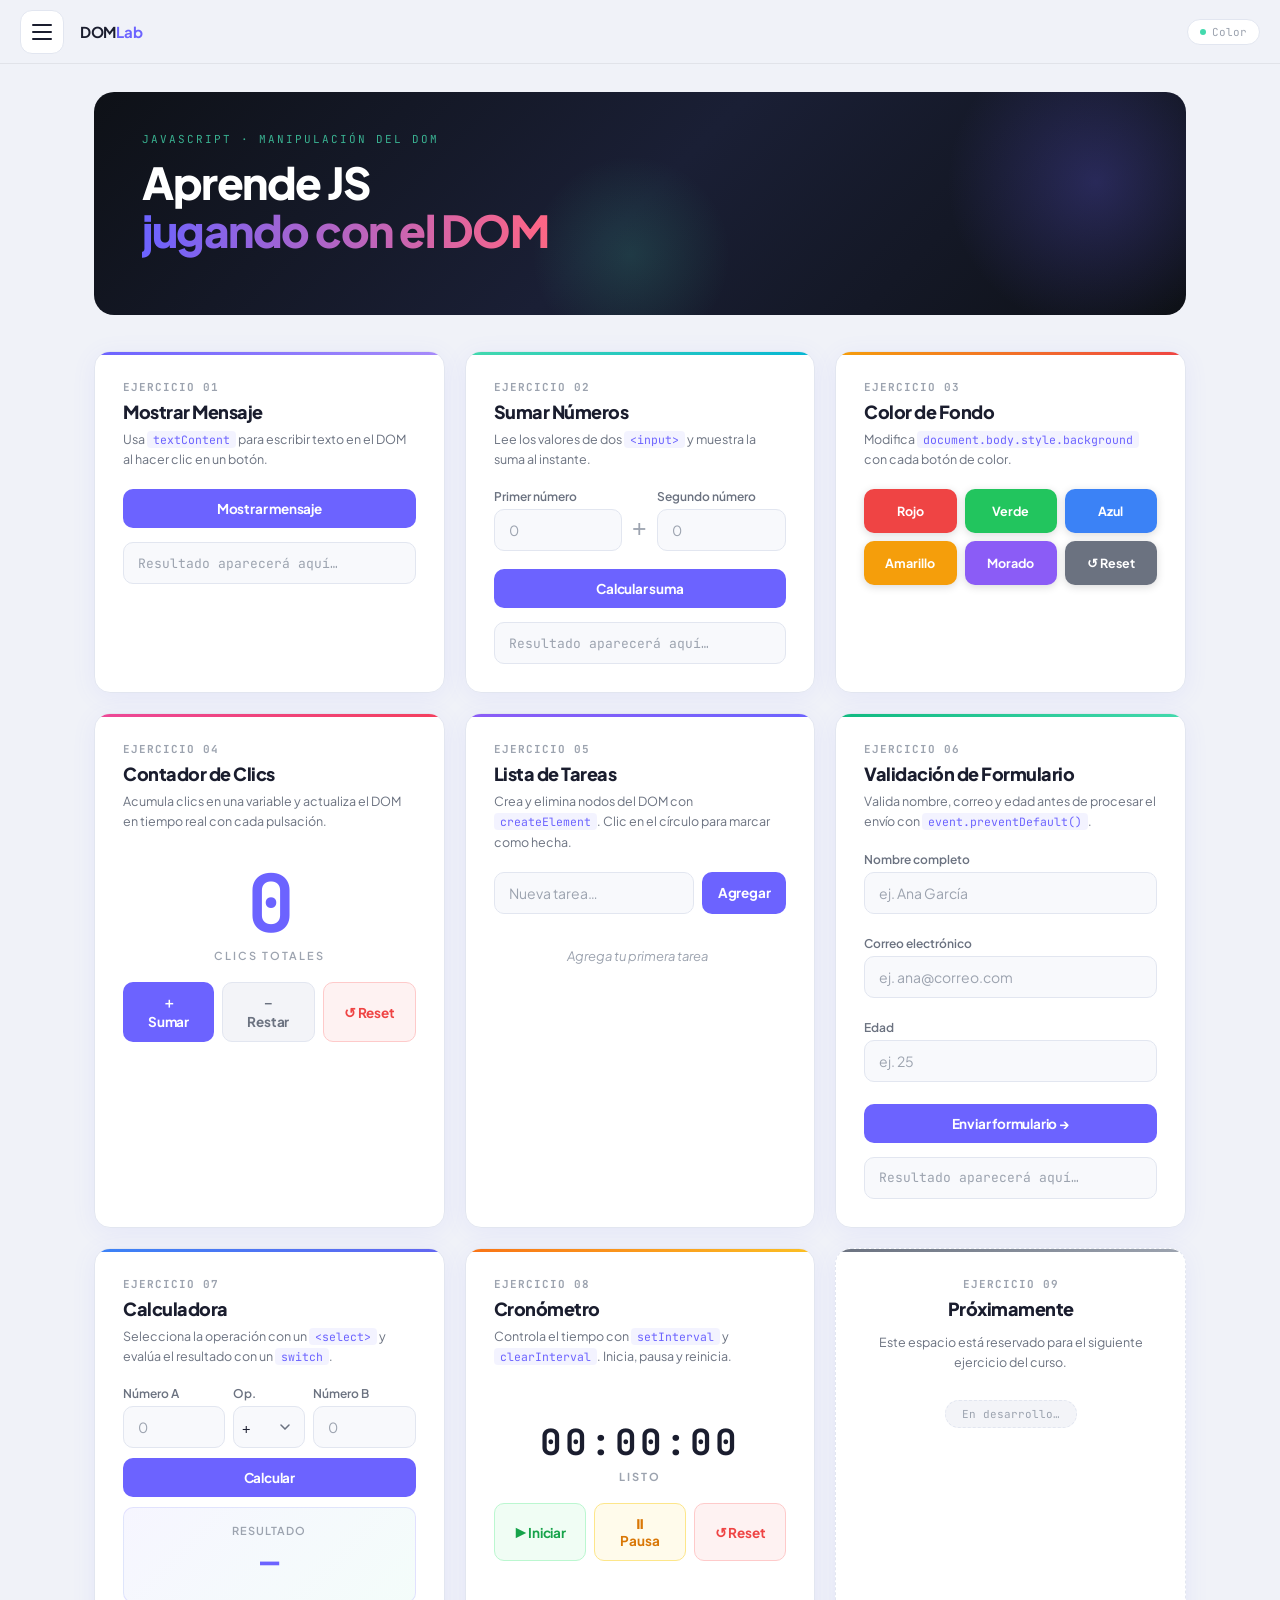
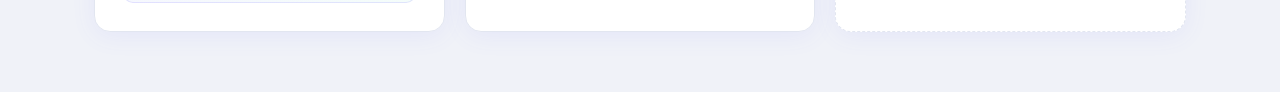
<file: index.html>
<!DOCTYPE html>
<html lang="es">
<head>
  <meta charset="UTF-8">
  <meta name="viewport" content="width=device-width, initial-scale=1.0">
  <title>DOM Lab · Ejercicios JS</title>
  <link rel="preconnect" href="https://fonts.googleapis.com">
  <link href="https://fonts.googleapis.com/css2?family=Plus+Jakarta+Sans:wght@400;500;600;700;800&family=JetBrains+Mono:wght@400;500;700&display=swap" rel="stylesheet">
  <link rel="stylesheet" href="styles.css">
</head>
<body>

  <!-- Overlay para cerrar sidebar -->
  <div class="overlay" id="overlay"></div>

  <!-- ═══════════════════════════════════════
       SIDEBAR — Menú hamburguesa lateral
  ════════════════════════════════════════ -->
  <aside class="sidebar" id="sidebar">
    <button class="sidebar-close" id="sidebarClose" aria-label="Cerrar menú">✕</button>

    <div class="sidebar-header">
      <a class="sidebar-logo" href="#">
        <div class="logo-icon">JS</div>
        <div>
          <div class="logo-name">DOM Lab</div>
          <div class="logo-sub">ejercicios javascript</div>
        </div>
      </a>
    </div>

    <div class="sidebar-section-label">Ejercicios</div>

    <ul class="nav-list" id="navList">
      <li><a href="#ej1"><span class="nav-num">01</span><span class="nav-icon"></span>Mensaje</a></li>
      <li><a href="#ej2"><span class="nav-num">02</span><span class="nav-icon"></span>Suma</a></li>
      <li><a href="#ej3"><span class="nav-num">03</span><span class="nav-icon"></span>Color de fondo</a></li>
      <li><a href="#ej4"><span class="nav-num">04</span><span class="nav-icon"></span>Contador</a></li>
      <li><a href="#ej5"><span class="nav-num">05</span><span class="nav-icon"></span>Lista de tareas</a></li>
      <li><a href="#ej6"><span class="nav-num">06</span><span class="nav-icon"></span>Formulario</a></li>
      <li><a href="#ej7"><span class="nav-num">07</span><span class="nav-icon"></span>Calculadora</a></li>
      <li><a href="#ej8"><span class="nav-num">08</span><span class="nav-icon"></span>Temporizador</a></li>
      <li><a href="#ej9"><span class="nav-num">09</span><span class="nav-icon"></span>Próximamente</a></li>
    </ul>

    <div class="sidebar-footer">
      <p>DOM Lab · JavaScript puro<br>sin frameworks ni dependencias.</p>
    </div>
  </aside>

  <!-- ═══════════════════════════════════════
       TOPBAR — Barra superior fija
  ════════════════════════════════════════ -->
  <header class="topbar">
    <button class="hamburger-btn" id="hamburgerBtn" aria-label="Abrir menú">
      <span></span>
      <span></span>
      <span></span>
    </button>
    <div class="topbar-title">DOM<span>Lab</span></div>
    <div class="topbar-breadcrumb">
      <div class="breadcrumb-dot"></div>
      <span id="breadcrumbText">9 ejercicios</span>
    </div>
  </header>

  <!-- ═══════════════════════════════════════
       CONTENIDO PRINCIPAL
  ════════════════════════════════════════ -->
  <main class="page">

    <!-- Hero banner -->
    <div class="hero-banner">
      <p class="hero-eyebrow">JavaScript · Manipulación del DOM</p>
      <h1 class="hero-title">Aprende JS<br><span>jugando con el DOM</span></h1>

      <div class="hero-tags">
      
      </div>
    </div>

    <!-- Grid de ejercicios -->
    <div class="grid">

      <!-- ── Ejercicio 1: Mostrar Mensaje ── -->
      <div class="card card-ej1" id="ej1">
        <div class="card-num">Ejercicio 01</div>
        <div class="card-title">Mostrar Mensaje</div>
        <p class="card-desc">Usa <code>textContent</code> para escribir texto en el DOM al hacer clic en un botón.</p>
        <button class="btn btn-primary" id="btnMensaje">Mostrar mensaje</button>
        <div class="output-box" id="resultadoMensaje"></div>
      </div>

      <!-- ── Ejercicio 2: Suma ── -->
      <div class="card card-ej2" id="ej2">
        <div class="card-num">Ejercicio 02</div>
        <div class="card-title">Sumar Números</div>
        <p class="card-desc">Lee los valores de dos <code>&lt;input&gt;</code> y muestra la suma al instante.</p>
        <div class="sum-row">
          <div class="field" style="margin:0">
            <label for="numero1">Primer número</label>
            <input type="number" id="numero1" placeholder="0" class="input">
          </div>
          <div class="sum-op">+</div>
          <div class="field" style="margin:0">
            <label for="numero2">Segundo número</label>
            <input type="number" id="numero2" placeholder="0" class="input">
          </div>
        </div>
        <button class="btn btn-primary" id="btnSumar" style="margin-top:4px">Calcular suma</button>
        <div class="output-box" id="resultadoSuma"></div>
      </div>

      <!-- ── Ejercicio 3: Color de Fondo ── -->
      <div class="card card-ej3" id="ej3">
        <div class="card-num">Ejercicio 03</div>
        <div class="card-title">Color de Fondo</div>
        <p class="card-desc">Modifica <code>document.body.style.background</code> con cada botón de color.</p>
        <div class="color-palette">
          <button class="color-swatch" id="btnRojo"     style="background:#ef4444"> Rojo</button>
          <button class="color-swatch" id="btnVerde"    style="background:#22c55e"> Verde</button>
          <button class="color-swatch" id="btnAzul"     style="background:#3b82f6"> Azul</button>
          <button class="color-swatch" id="btnAmarillo" style="background:#f59e0b"> Amarillo</button>
          <button class="color-swatch" id="btnMorado"   style="background:#8b5cf6"> Morado</button>
          <button class="color-swatch" id="btnReset"    style="background:#6b7280">↺ Reset</button>
        </div>
      </div>

      <!-- ── Ejercicio 4: Contador ── -->
      <div class="card card-ej4" id="ej4">
        <div class="card-num">Ejercicio 04</div>
        <div class="card-title">Contador de Clics</div>
        <p class="card-desc">Acumula clics en una variable y actualiza el DOM en tiempo real con cada pulsación.</p>
        <div class="counter-wrap">
          <div class="counter-value" id="contadorValor">0</div>
          <div class="counter-label">clics totales</div>
        </div>
        <div class="btn-row">
          <button class="btn btn-primary" id="btnContador">＋ Sumar</button>
          <button class="btn btn-ghost"   id="btnRestarContador">－ Restar</button>
          <button class="btn btn-danger"  id="btnResetContador">↺ Reset</button>
        </div>
      </div>

      <!-- ── Ejercicio 5: Lista de Tareas ── -->
      <div class="card card-ej5" id="ej5">
        <div class="card-num">Ejercicio 05</div>
        <div class="card-title">Lista de Tareas</div>
        <p class="card-desc">Crea y elimina nodos del DOM con <code>createElement</code>. Clic en el círculo para marcar como hecha.</p>
        <div class="inline-form">
          <input type="text" id="tareaInput" placeholder="Nueva tarea…" class="input">
          <button class="btn btn-primary" id="btnAgregar">Agregar</button>
        </div>
        <ul class="task-list" id="listaTareas">
          <li class="task-empty" id="tareaVacia">Agrega tu primera tarea </li>
        </ul>
      </div>

      <!-- ── Ejercicio 6: Formulario ── -->
      <div class="card card-ej6" id="ej6">
        <div class="card-num">Ejercicio 06</div>
        <div class="card-title">Validación de Formulario</div>
        <p class="card-desc">Valida nombre, correo y edad antes de procesar el envío con <code>event.preventDefault()</code>.</p>
        <form id="formulario" novalidate>
          <div class="form-grid">
            <div class="field">
              <label for="nombre">Nombre completo</label>
              <input type="text" id="nombre" placeholder="ej. Ana García" class="input">
              <span class="field-error" id="errNombre">El nombre es obligatorio.</span>
            </div>
            <div class="field">
              <label for="correo">Correo electrónico</label>
              <input type="email" id="correo" placeholder="ej. ana@correo.com" class="input">
              <span class="field-error" id="errCorreo">Ingresa un correo válido.</span>
            </div>
            <div class="field">
              <label for="edad">Edad</label>
              <input type="number" id="edad" placeholder="ej. 25" class="input" min="1" max="120">
              <span class="field-error" id="errEdad">Ingresa una edad válida (1–120).</span>
            </div>
            <button type="submit" class="btn btn-primary">Enviar formulario →</button>
          </div>
        </form>
        <div class="output-box" id="mensajeForm"></div>
      </div>

      <!-- ── Ejercicio 7: Calculadora ── -->
      <div class="card card-ej7" id="ej7">
        <div class="card-num">Ejercicio 07</div>
        <div class="card-title">Calculadora</div>
        <p class="card-desc">Selecciona la operación con un <code>&lt;select&gt;</code> y evalúa el resultado con un <code>switch</code>.</p>
        <div class="calc-grid">
          <div class="field" style="margin:0">
            <label for="calcNum1">Número A</label>
            <input type="number" id="calcNum1" placeholder="0" class="input">
          </div>
          <div class="field" style="margin:0">
            <label for="operacion">Op.</label>
            <select id="operacion" class="input select" style="padding:11px 8px">
              <option value="+">+</option>
              <option value="-">−</option>
              <option value="*">×</option>
              <option value="/">÷</option>
            </select>
          </div>
          <div class="field" style="margin:0">
            <label for="calcNum2">Número B</label>
            <input type="number" id="calcNum2" placeholder="0" class="input">
          </div>
        </div>
        <button class="btn btn-primary" id="btnCalcular">Calcular</button>
        <div class="calc-result-big">
          <div class="result-label">Resultado</div>
          <div class="result-value" id="resultadoCalc">—</div>
          <div class="result-expr"  id="resultadoExpr"></div>
        </div>
      </div>

      <!-- ── Ejercicio 8: Cronómetro ── -->
      <div class="card card-ej8" id="ej8">
        <div class="card-num">Ejercicio 08</div>
        <div class="card-title">Cronómetro</div>
        <p class="card-desc">Controla el tiempo con <code>setInterval</code> y <code>clearInterval</code>. Inicia, pausa y reinicia.</p>
        <div class="timer-wrap">
          <div class="timer-display" id="tiempo">00:00:00</div>
          <div class="timer-status"  id="timerStatus">Listo</div>
        </div>
        <div class="btn-row">
          <button class="btn btn-success" id="btnIniciar">▶ Iniciar</button>
          <button class="btn btn-warn"    id="btnDetener">⏸ Pausa</button>
          <button class="btn btn-danger"  id="btnReiniciar">↺ Reset</button>
        </div>
      </div>

      <!-- ── Ejercicio 9: Próximamente ── -->
      <div class="card card-ej9 coming-card" id="ej9">
        <div class="card-num">Ejercicio 09</div>
        <div class="card-title">Próximamente</div>
        <div class="coming-icon"></div>
        <p class="card-desc">Este espacio está reservado para el siguiente ejercicio del curso.</p>
        <div class="coming-badge">En desarrollo…</div>
      </div>

    </div><!-- /grid -->
  </main>

  <script src="scrip.js"></script>
</body>
</html>
</file>
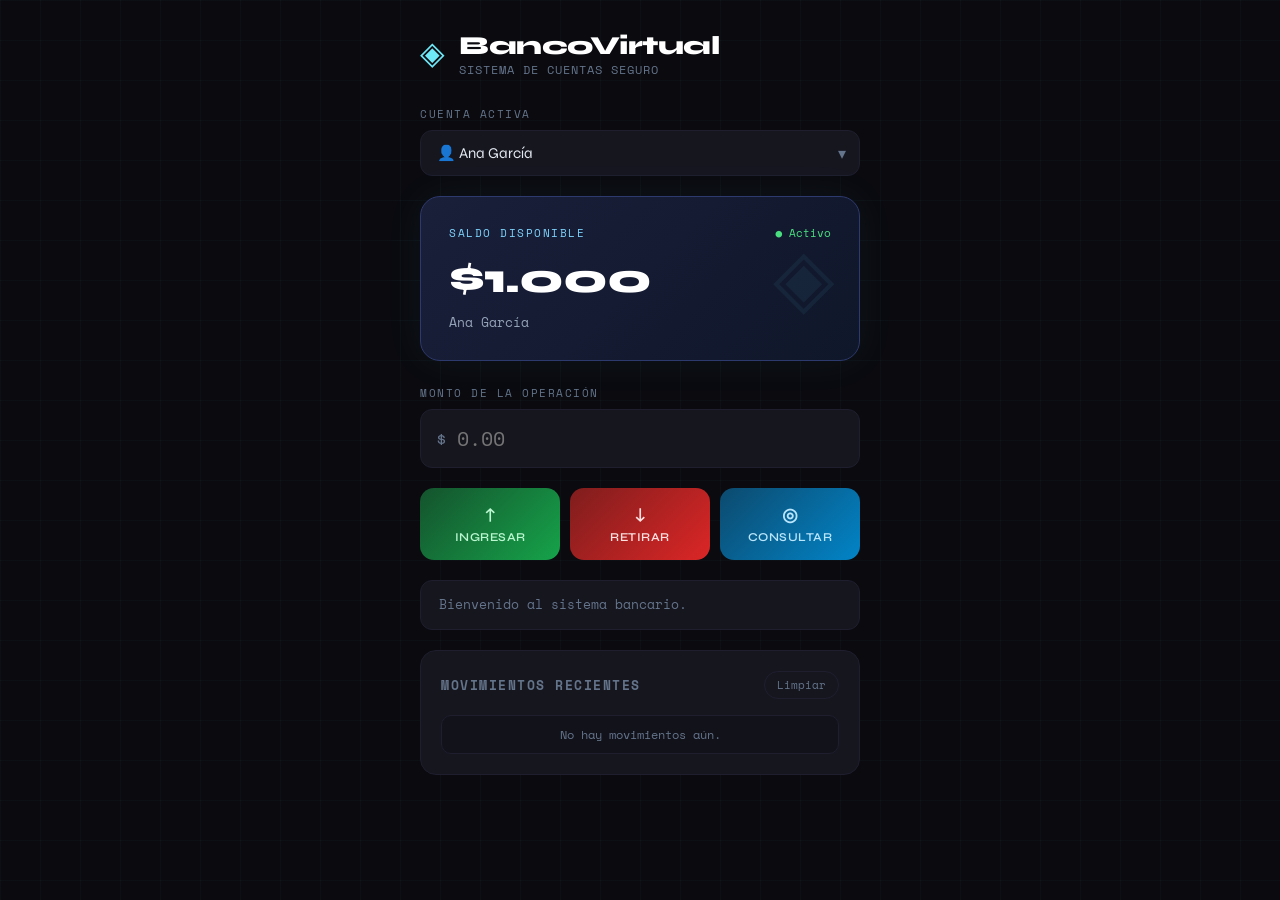
<file: banco/index.html>
<!DOCTYPE html>
<html lang="es">
<head>
  <meta charset="UTF-8">
  <meta name="viewport" content="width=device-width, initial-scale=1.0">
  <title>Banco Virtual</title>
  <link rel="preconnect" href="https://fonts.googleapis.com">
  <link href="https://fonts.googleapis.com/css2?family=Space+Mono:wght@400;700&family=Syne:wght@400;600;800&display=swap" rel="stylesheet">
  <link rel="stylesheet" href="styles.css">
</head>
<body>
  <div class="bg-grid"></div>

  <div class="contenedor">
    <div class="encabezado">
      <div class="logo-wrap">
        <span class="logo-icon">◈</span>
        <div>
          <h1>BancoVirtual</h1>
          <p class="tagline">Sistema de cuentas seguro</p>
        </div>
      </div>
    </div>

    <div class="selector-cliente">
      <label>Cuenta activa</label>
      <div class="select-wrap">
        <select id="cliente">
          <option value="0">👤 Ana García</option>
          <option value="1">👤 Luis Martínez</option>
        </select>
        <span class="select-arrow">▾</span>
      </div>
    </div>

    <div class="saldo-card">
      <div class="saldo-top">
        <span class="saldo-label">Saldo disponible</span>
        <span class="saldo-badge">● Activo</span>
      </div>
      <div class="saldo-monto" id="saldo">$1,000</div>
      <div class="saldo-titular" id="nombreCliente">Ana García</div>
      <div class="saldo-decoracion">◈</div>
    </div>

    <div class="input-grupo">
      <label for="monto">Monto de la operación</label>
      <div class="input-wrap">
        <span class="input-prefix">$</span>
        <input type="number" id="monto" placeholder="0.00" min="1">
      </div>
    </div>

    <div class="acciones">
      <button id="btnIngresar" class="btn btn-ingresar">
        <span class="btn-icon">↑</span>
        <span>Ingresar</span>
      </button>
      <button id="btnRetirar" class="btn btn-retirar">
        <span class="btn-icon">↓</span>
        <span>Retirar</span>
      </button>
      <button id="btnConsultar" class="btn btn-consultar">
        <span class="btn-icon">◎</span>
        <span>Consultar</span>
      </button>
    </div>

    <div id="mensaje" class="mensaje">
      Bienvenido al sistema bancario.
    </div>

    <div class="historial-box">
      <div class="historial-header">
        <h3>Movimientos recientes</h3>
        <button id="btnLimpiar" class="btn-limpiar">Limpiar</button>
      </div>
      <ul id="historial">
        <li class="vacio-hist">No hay movimientos aún.</li>
      </ul>
    </div>
  </div>

  <script src="script.js"></script>
</body>
</html>
</file>
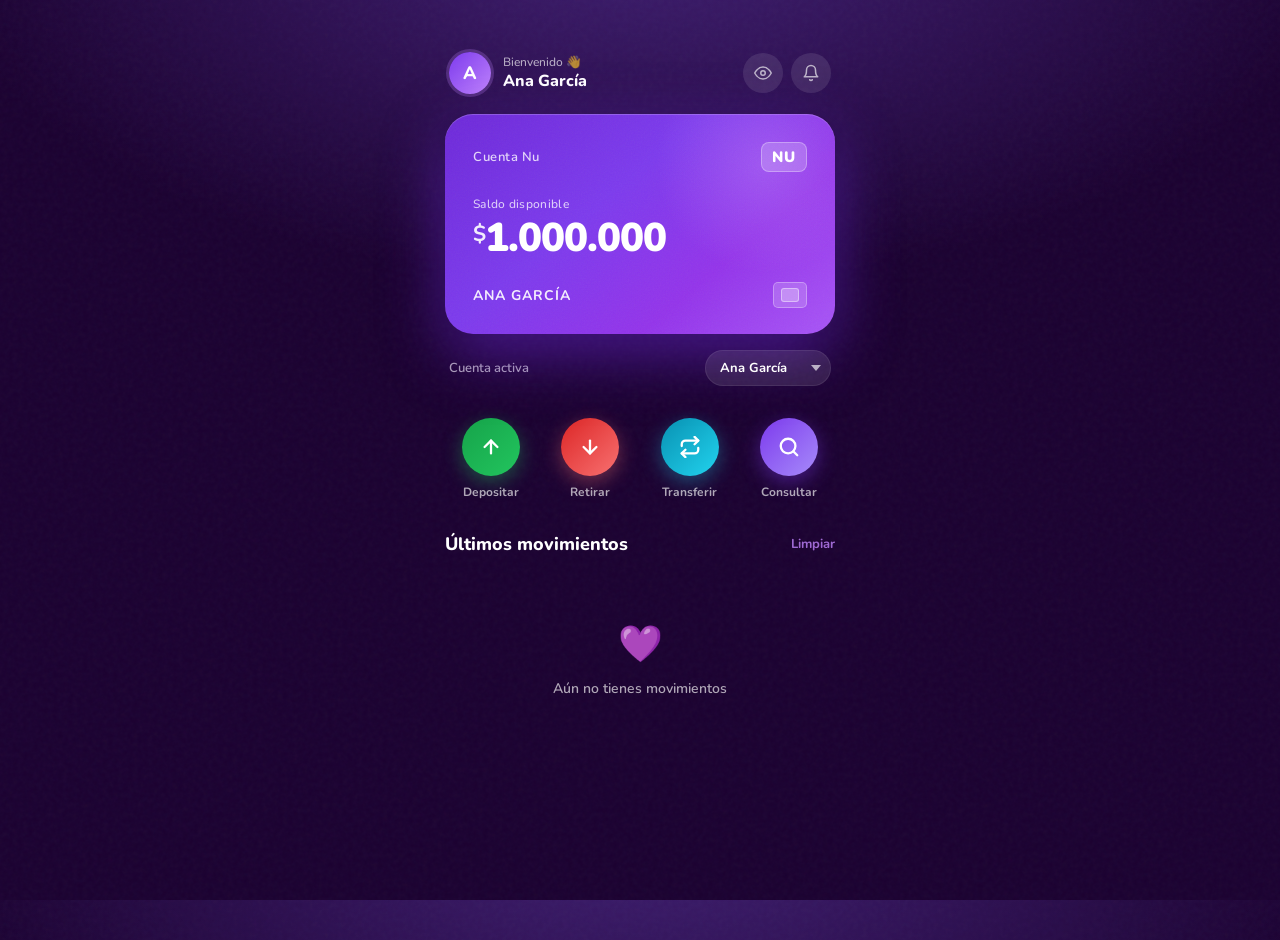
<file: banco01/index.html>
<!DOCTYPE html>
<html lang="es">
<head>
  <meta charset="UTF-8">
  <meta name="viewport" content="width=device-width, initial-scale=1.0">
  <title>NuBank Virtual</title>
  <link rel="preconnect" href="https://fonts.googleapis.com">
  <link href="https://fonts.googleapis.com/css2?family=Nunito:wght@400;500;600;700;800;900&display=swap" rel="stylesheet">
  <link rel="stylesheet" href="styles.css">
</head>
<body>

  <div class="app">

    <!-- TOP NAV -->
    <nav class="topnav">
      <div class="topnav-left">
        <div class="avatar" id="avatarCircle">A</div>
        <div>
          <div class="nav-greeting">Bienvenido 👋</div>
          <div class="nav-name" id="navName">Ana García</div>
        </div>
      </div>
      <div class="topnav-right">
        <button class="icon-btn" id="btnOjo" title="Mostrar/ocultar saldo">
          <svg id="icoOjo" viewBox="0 0 24 24" fill="none" stroke="currentColor" stroke-width="2" stroke-linecap="round" stroke-linejoin="round">
            <path d="M1 12s4-8 11-8 11 8 11 8-4 8-11 8-11-8-11-8z"/>
            <circle cx="12" cy="12" r="3"/>
          </svg>
        </button>
        <button class="icon-btn">
          <svg viewBox="0 0 24 24" fill="none" stroke="currentColor" stroke-width="2" stroke-linecap="round" stroke-linejoin="round">
            <path d="M18 8A6 6 0 0 0 6 8c0 7-3 9-3 9h18s-3-2-3-9"/>
            <path d="M13.73 21a2 2 0 0 1-3.46 0"/>
          </svg>
        </button>
      </div>
    </nav>

    <!-- SALDO CARD -->
    <div class="saldo-section">
      <div class="saldo-card">
        <div class="card-glow"></div>
        <div class="card-noise"></div>
        <div class="card-content">
          <div class="card-top">
            <span class="card-label">Cuenta Nu</span>
            <div class="card-logo">NU</div>
          </div>
          <div class="saldo-wrap">
            <p class="saldo-titulo">Saldo disponible</p>
            <div class="saldo-monto" id="saldo">
              <span class="moneda">$</span><span id="saldoNum">1.000</span>
            </div>
            <div class="saldo-oculto" id="saldoOculto" style="display:none">
              <span class="dot"></span><span class="dot"></span><span class="dot"></span>
              <span class="dot"></span><span class="dot"></span>
            </div>
          </div>
          <div class="card-bottom">
            <span class="card-titular" id="cardTitular">Ana García</span>
            <div class="card-chip">
              <div class="chip-inner"></div>
            </div>
          </div>
        </div>
      </div>

      <!-- selector cuenta -->
      <div class="cuenta-row">
        <span class="cuenta-label-txt">Cuenta activa</span>
        <div class="select-wrap">
          <select id="cliente" class="cuenta-select">
            <option value="0">Ana García</option>
            <option value="1">Luis Martínez</option>
          </select>
          <svg viewBox="0 0 10 6" fill="currentColor" class="chev">
            <path d="M0 0l5 6 5-6z"/>
          </svg>
        </div>
      </div>
    </div>

    <!-- ACCIONES -->
    <section class="acciones-section">
      <div class="acciones-row">
        <div class="accion">
          <button class="accion-btn deposito" id="btnIngresar">
            <svg viewBox="0 0 24 24" fill="none" stroke="currentColor" stroke-width="2.5" stroke-linecap="round" stroke-linejoin="round"><line x1="12" y1="19" x2="12" y2="5"/><polyline points="5 12 12 5 19 12"/></svg>
          </button>
          <span>Depositar</span>
        </div>
        <div class="accion">
          <button class="accion-btn retiro" id="btnRetirar">
            <svg viewBox="0 0 24 24" fill="none" stroke="currentColor" stroke-width="2.5" stroke-linecap="round" stroke-linejoin="round"><line x1="12" y1="5" x2="12" y2="19"/><polyline points="19 12 12 19 5 12"/></svg>
          </button>
          <span>Retirar</span>
        </div>
        <div class="accion">
          <button class="accion-btn transferir" id="btnTransferir">
            <svg viewBox="0 0 24 24" fill="none" stroke="currentColor" stroke-width="2.5" stroke-linecap="round" stroke-linejoin="round"><polyline points="17 1 21 5 17 9"/><path d="M3 11V9a4 4 0 0 1 4-4h14"/><polyline points="7 23 3 19 7 15"/><path d="M21 13v2a4 4 0 0 1-4 4H3"/></svg>
          </button>
          <span>Transferir</span>
        </div>
        <div class="accion">
          <button class="accion-btn consultar" id="btnConsultar">
            <svg viewBox="0 0 24 24" fill="none" stroke="currentColor" stroke-width="2.5" stroke-linecap="round" stroke-linejoin="round"><circle cx="11" cy="11" r="8"/><line x1="21" y1="21" x2="16.65" y2="16.65"/></svg>
          </button>
          <span>Consultar</span>
        </div>
      </div>
    </section>

    <!-- MOVIMIENTOS -->
    <section class="movimientos-section">
      <div class="mov-header">
        <h2>Últimos movimientos</h2>
        <button class="btn-limpiar" id="btnLimpiar">Limpiar</button>
      </div>
      <div id="listaMovimientos" class="lista-movimientos">
        <div class="mov-vacio">
          <span class="vacio-icon">💜</span>
          <p>Aún no tienes movimientos</p>
        </div>
      </div>
    </section>

  </div>

  <!-- MODAL TECLADO -->
  <div class="modal-overlay" id="modalOverlay">
    <div class="modal-sheet" id="modalSheet">
      <div class="sheet-handle"></div>
      <div class="sheet-header">
        <div class="sheet-ico" id="sheetIco">💰</div>
        <h3 id="modalTitle">Depositar</h3>
        <p id="modalSub">¿Cuánto deseas depositar?</p>
      </div>

      <div class="monto-pantalla" id="montoPantalla">$<span id="montoDigitos">0</span></div>

      <div class="montos-rapidos">
        <button class="mr-btn" data-m="10000">$10K</button>
        <button class="mr-btn" data-m="50000">$50K</button>
        <button class="mr-btn" data-m="100000">$100K</button>
        <button class="mr-btn" data-m="500000">$500K</button>
      </div>

      <div class="teclado-num">
        <button class="tk" data-v="1">1</button>
        <button class="tk" data-v="2">2</button>
        <button class="tk" data-v="3">3</button>
        <button class="tk" data-v="4">4</button>
        <button class="tk" data-v="5">5</button>
        <button class="tk" data-v="6">6</button>
        <button class="tk" data-v="7">7</button>
        <button class="tk" data-v="8">8</button>
        <button class="tk" data-v="9">9</button>
        <button class="tk tk-vacio"></button>
        <button class="tk" data-v="0">0</button>
        <button class="tk tk-del" data-v="del">
          <svg viewBox="0 0 24 24" fill="none" stroke="currentColor" stroke-width="2.2" stroke-linecap="round"><path d="M21 4H8l-7 8 7 8h13a2 2 0 0 0 2-2V6a2 2 0 0 0-2-2z"/><line x1="18" y1="9" x2="12" y2="15"/><line x1="12" y1="9" x2="18" y2="15"/></svg>
        </button>
      </div>

      <button class="btn-confirmar" id="btnConfirmar">Confirmar</button>
      <button class="btn-cancelar" id="btnCancelar">Cancelar</button>
    </div>
  </div>

  <!-- TOAST FEEDBACK -->
  <div class="toast-feedback" id="toastFeedback">
    <div class="tf-icon" id="tfIcon">✓</div>
    <div class="tf-texto">
      <div class="tf-titulo" id="tfTitulo">Operación exitosa</div>
      <div class="tf-sub"    id="tfSub">+$0</div>
    </div>
  </div>

  <script src="script.js"></script>
</body>
</html>
</file>
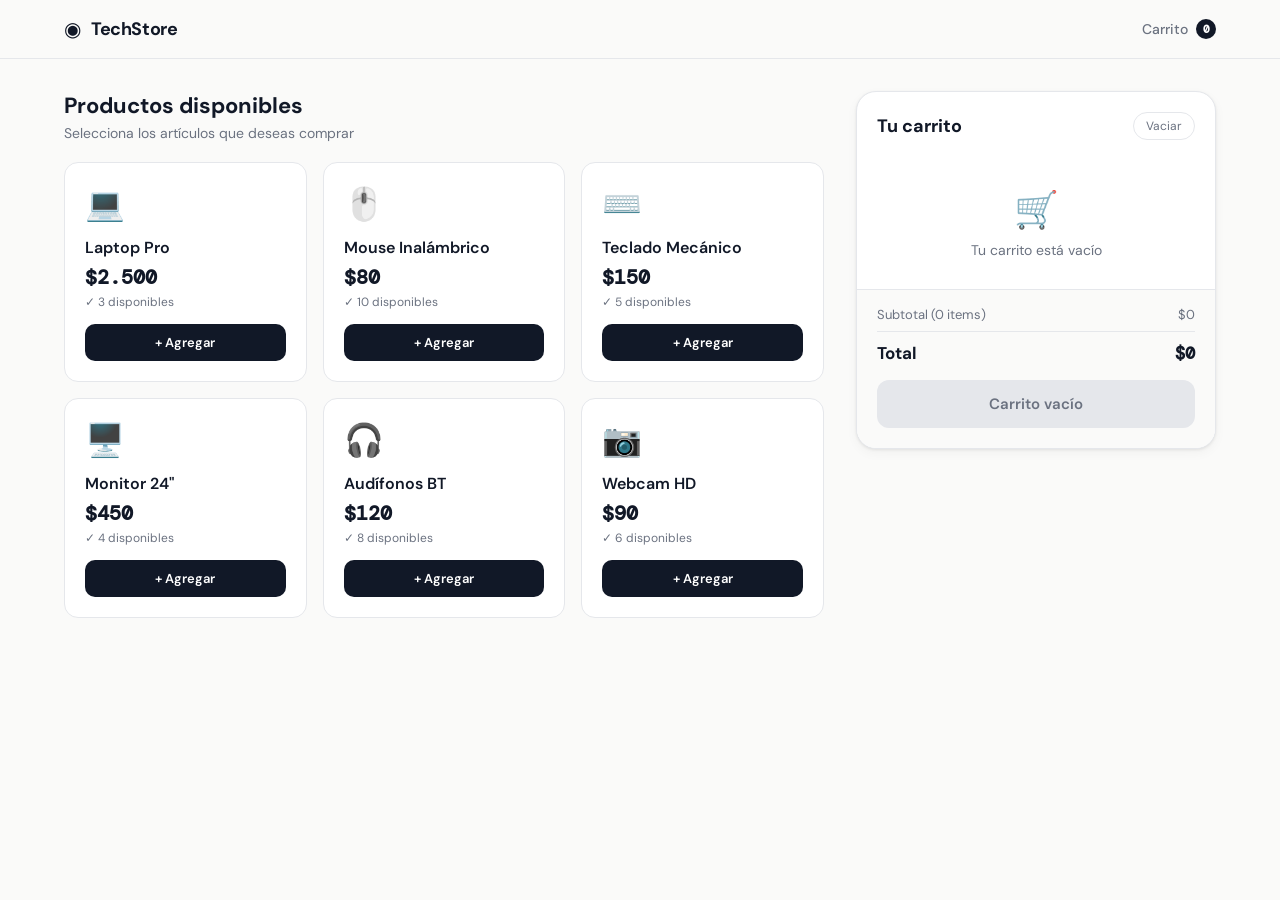
<file: carrito de compras/index.html>
<!DOCTYPE html>
<html lang="es">
<head>
  <meta charset="UTF-8">
  <meta name="viewport" content="width=device-width, initial-scale=1.0">
  <title>Carrito de Compras</title>
  <link rel="preconnect" href="https://fonts.googleapis.com">
  <link href="https://fonts.googleapis.com/css2?family=DM+Sans:wght@400;500;600;700&family=DM+Mono:wght@400;500&display=swap" rel="stylesheet">
  <link rel="stylesheet" href="styles.css">
</head>
<body>
  <header class="header">
    <div class="header-inner">
      <div class="brand">
        <span class="brand-icon">◉</span>
        <span class="brand-name">TechStore</span>
      </div>
      <div class="carrito-badge">
        <span>Carrito</span>
        <span class="badge-count" id="badgeCount">0</span>
      </div>
    </div>
  </header>

  <main class="main">
    <section class="seccion-productos">
      <div class="seccion-titulo">
        <h2>Productos disponibles</h2>
        <p>Selecciona los artículos que deseas comprar</p>
      </div>
      <div id="listaProductos" class="grid-productos"></div>
    </section>

    <aside class="panel-carrito">
      <div class="panel-header">
        <h2>Tu carrito</h2>
        <button id="btnVaciar" class="btn-vaciar">Vaciar</button>
      </div>
      <div id="listaCarrito" class="lista-carrito"></div>

      <div class="resumen">
        <div class="resumen-fila">
          <span>Subtotal (<span id="contItems">0</span> items)</span>
          <span id="subtotal">$0</span>
        </div>
        <div class="resumen-fila descuento" id="filaDescuento" style="display:none">
          <span>Descuento 10%</span>
          <span id="descuento" class="descuento-val">-$0</span>
        </div>
        <div class="resumen-total">
          <span>Total</span>
          <span id="total" class="total-val">$0</span>
        </div>
        <button id="btnComprar" class="btn-comprar">Finalizar compra →</button>
      </div>
    </aside>
  </main>

  <div id="toast" class="toast"></div>

  <script src="script.js"></script>
</body>
</html>
</file>
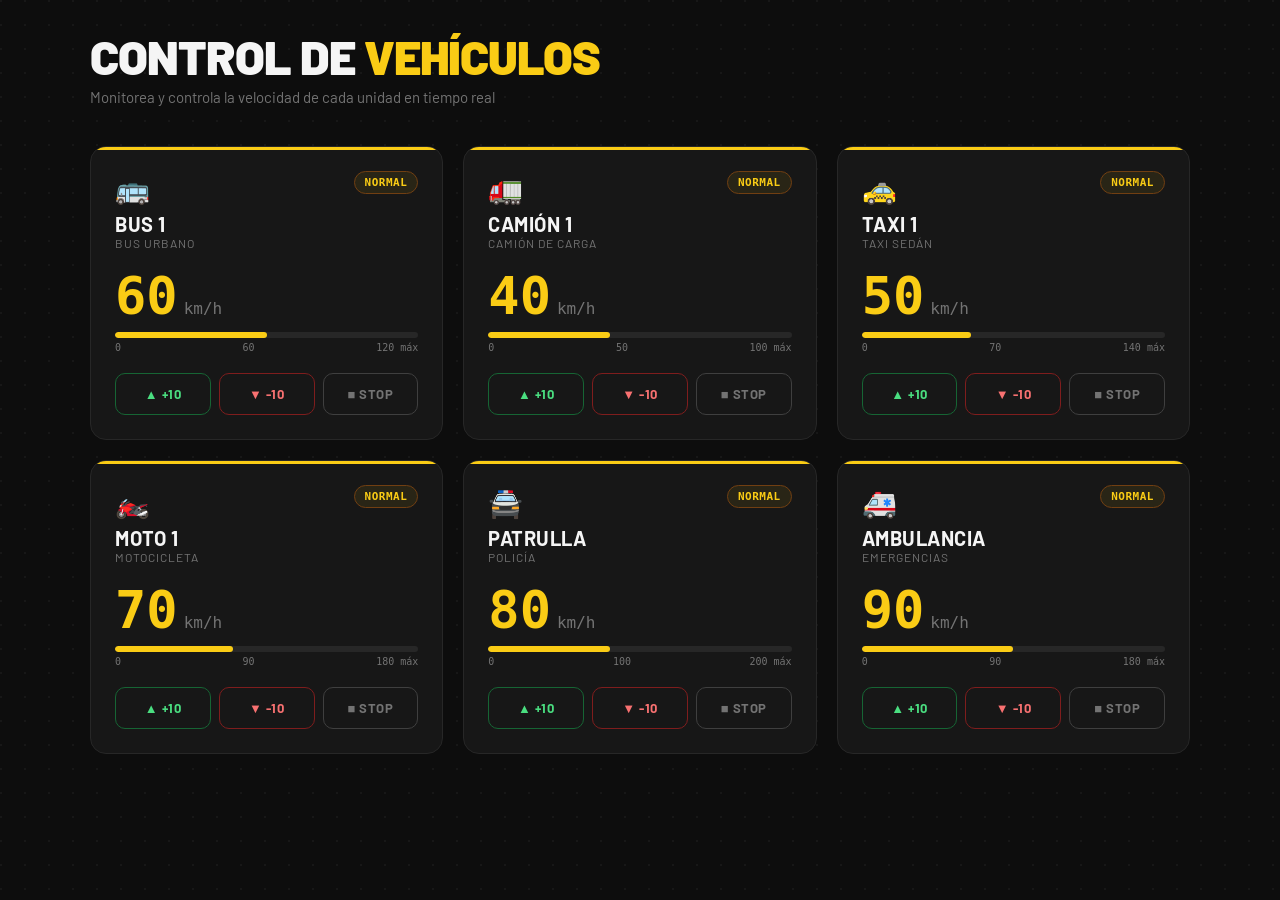
<file: control de vehiculos/index.html>
<!DOCTYPE html>
<html lang="es">
<head>
  <meta charset="UTF-8">
  <meta name="viewport" content="width=device-width, initial-scale=1.0">
  <title>Control de Vehículos</title>
  <link rel="preconnect" href="https://fonts.googleapis.com">
  <link href="https://fonts.googleapis.com/css2?family=Barlow:wght@400;600;700;900&family=Barlow+Mono:wght@400;600&display=swap" rel="stylesheet">
  <link rel="stylesheet" href="styles.css">
</head>
<body>
  <div class="contenedor">
    <div class="encabezado">
      <h1>Control de <span class="accent">Vehículos</span></h1>
      <p>Monitorea y controla la velocidad de cada unidad en tiempo real</p>
    </div>

    <div id="listaVehiculos" class="lista-vehiculos"></div>
  </div>

  <script src="script.js"></script>
</body>
</html>
</file>
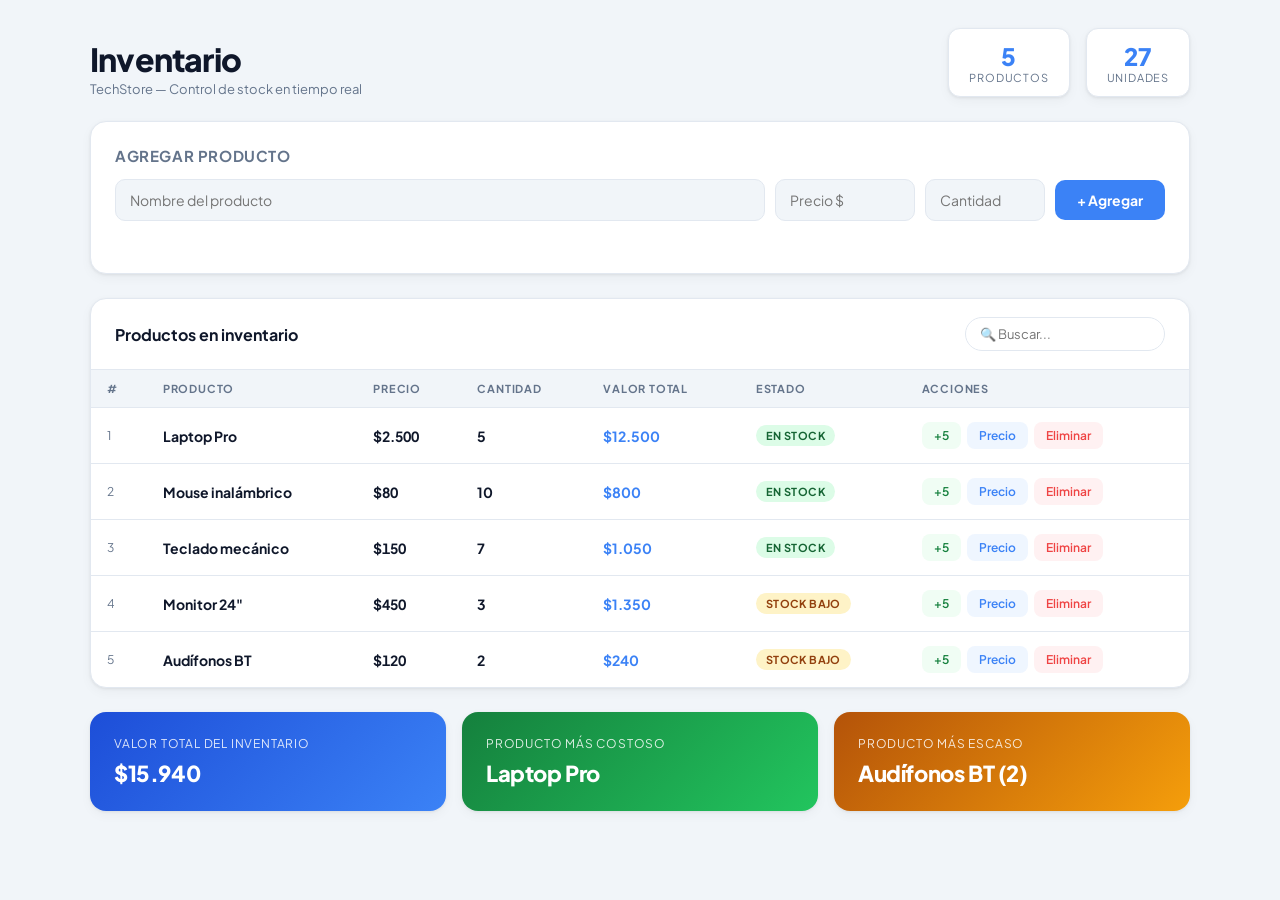
<file: inventario de tienda/index.html>
<!DOCTYPE html>
<html lang="es">
<head>
  <meta charset="UTF-8">
  <meta name="viewport" content="width=device-width, initial-scale=1.0">
  <title>Inventario de Tienda</title>
  <link href="https://fonts.googleapis.com/css2?family=Plus+Jakarta+Sans:wght@400;500;600;700;800&display=swap" rel="stylesheet">
  <link rel="stylesheet" href="styles.css">
</head>
<body>
  <div class="contenedor">
    <div class="top-bar">
      <div>
        <h1>Inventario</h1>
        <p class="sub">TechStore — Control de stock en tiempo real</p>
      </div>
      <div class="stats-top">
        <div class="stat">
          <div class="stat-num" id="totalProductos">0</div>
          <div class="stat-label">Productos</div>
        </div>
        <div class="stat">
          <div class="stat-num" id="totalItems">0</div>
          <div class="stat-label">Unidades</div>
        </div>
      </div>
    </div>

    <!-- Agregar producto -->
    <div class="form-agregar">
      <h3>Agregar producto</h3>
      <div class="form-row">
        <input type="text" id="inNombre" placeholder="Nombre del producto">
        <input type="number" id="inPrecio" placeholder="Precio $" min="1">
        <input type="number" id="inCantidad" placeholder="Cantidad" min="1">
        <button id="btnAgregar">+ Agregar</button>
      </div>
      <div id="msgForm" class="msg-form"></div>
    </div>

    <!-- Tabla -->
    <div class="tabla-wrap">
      <div class="tabla-header">
        <h3>Productos en inventario</h3>
        <div class="buscar-wrap">
          <input type="text" id="buscar" placeholder="🔍 Buscar...">
        </div>
      </div>
      <div class="tabla-scroll">
        <table id="tablaInventario">
          <thead>
            <tr>
              <th>#</th>
              <th>Producto</th>
              <th>Precio</th>
              <th>Cantidad</th>
              <th>Valor total</th>
              <th>Estado</th>
              <th>Acciones</th>
            </tr>
          </thead>
          <tbody id="tbodyInventario"></tbody>
        </table>
      </div>
    </div>

    <!-- Resumen -->
    <div class="resumen-grid">
      <div class="resumen-card azul">
        <div class="res-label">Valor total del inventario</div>
        <div class="res-val" id="valorTotal">$0</div>
      </div>
      <div class="resumen-card verde">
        <div class="res-label">Producto más costoso</div>
        <div class="res-val" id="masCostoso">—</div>
      </div>
      <div class="resumen-card naranja">
        <div class="res-label">Producto más escaso</div>
        <div class="res-val" id="masEscaso">—</div>
      </div>
    </div>
  </div>

  <script src="script.js"></script>
</body>
</html>
</file>
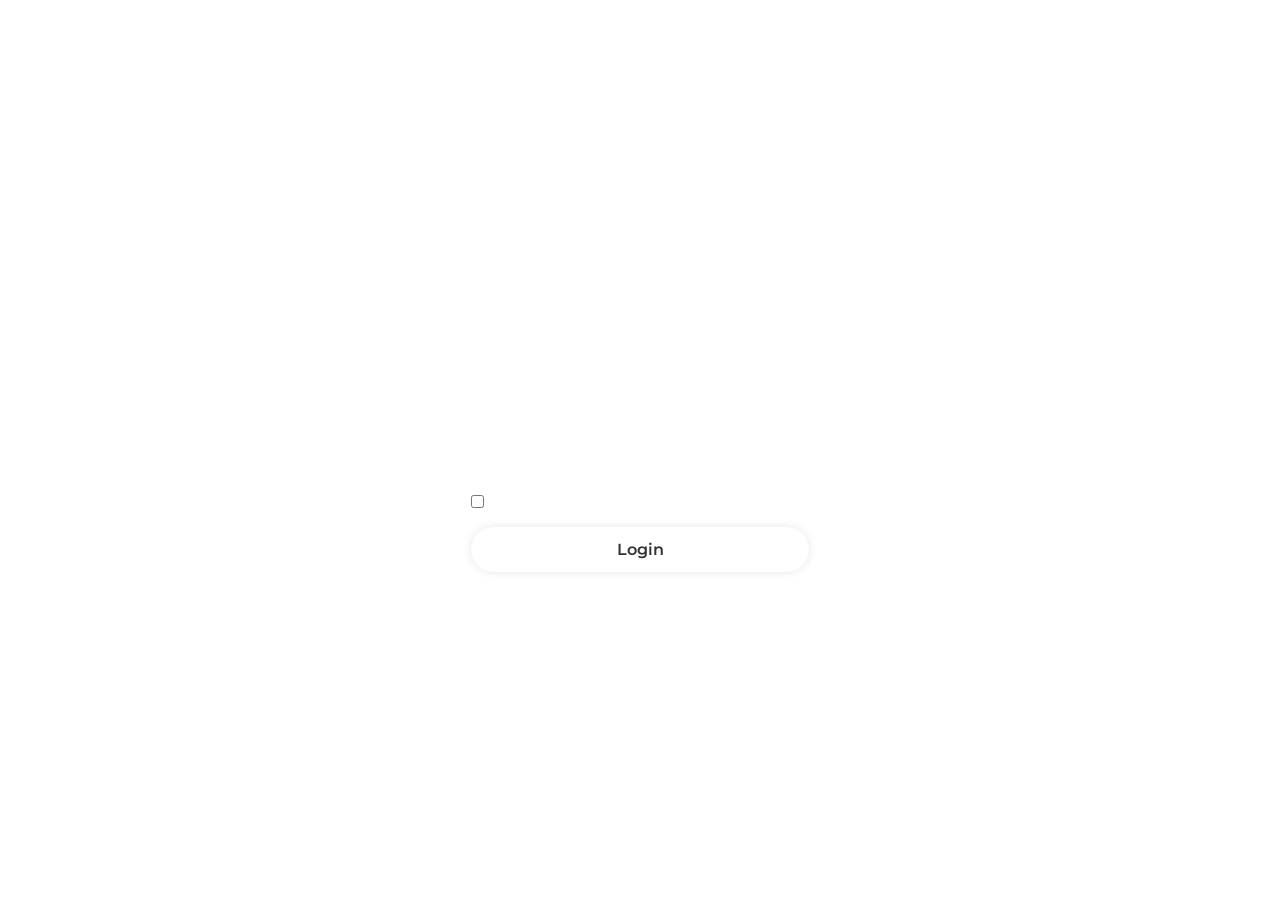
<file: login/index.html>
<!DOCTYPE html>
<html lang="en">
<head>
    <meta charset="UTF-8">
    <meta name="viewport" content="width=device-width, initial-scale=1.0">
    <link href="https://unpkg.com/boxicons@2.1.4/css/boxicons.min.css" rel="stylesheet">
    <title>Login</title>
    <style>
        @import url('https://fonts.googleapis.com/css2?family=Montserrat:ital,wght@0,100..900;1,100..900&display=swap');

        * {
            margin: 0;
            padding: 0;
            box-sizing: border-box;
            font-family: "Montserrat", sans-serif;
        }

        body {
            display: flex;
            justify-content: center;
            align-items: center;
            min-height: 100vh;
            background: url('https://images.unsplash.com/photo-1506905925346-21bda4d32df4?w=1600') no-repeat;
            background-size: cover;
            background-position: center;
        }

        .wrapper {
            width: 420px;
            background: transparent;
            color: white;
            border-radius: 10px;
            padding: 30px 40px;
            backdrop-filter: blur(10px);
            background: rgba(255,255,255,0.1);
            border: 1px solid rgba(255,255,255,0.2);
        }

        .wrapper h1 {
            font-size: 36px;
            text-align: center;
        }

        .wrapper .input-box {
            position: relative;
            margin: 10px 0;
            width: 100%;
            height: 50px;
            margin: 30px 0;
        }

        .input-box input {
            width: 100%;
            height: 100%;
            background: transparent;
            border: none;
            outline: none;
            border: 2px solid rgb(255, 255, 255, .2);
            border-radius: 40px;
            font-size: 16px;
            color: white;
            padding: 20px 45px 20px 20px;
        }

        .input-box input::placeholder {
            color: white;
        }

        .input-box i {
            position: absolute;
            right: 20px;
            top: 50%;
            transform: translateY(-50%);
            font-size: 20px;
        }

        .wrapper .remember-forgot {
            display: flex;
            justify-content: space-between;
            font-size: 14.5px;
            margin: -15px 0 15px;
        }

        .remember-forgot label input {
            accent-color: white;
            margin-right: 3px;
        }

        .remember-forgot a {
            color: white;
            text-decoration: none;
        }

        .remember-forgot a:hover {
            text-decoration: underline;
        }

        .wrapper .btn {
            width: 100%;
            height: 45px;
            background: white;
            border: none;
            outline: none;
            border-radius: 40px;
            box-shadow: 0 0 10px rgb(0, 0, 0, .1);
            cursor: pointer;
            font-size: 16px;
            color: #333;
            font-weight: 600;
        }

        .wrapper .register-link {
            font-size: 14.5px;
            text-align: center;
            margin: 20px 0 15px;
        }

        .register-link p a {
            color: white;
            text-decoration: none;
            font-weight: 600;
        }

        .register-link p a:hover {
            text-decoration: underline;
        }
    </style>
</head>
<body>
    <div class="wrapper">
        <form action="">
            <h1>Login</h1>
            <div class="input-box">
                <input type="text" placeholder="Username" required>
                <i class='bx bxs-user'></i>
            </div>
            <div class="input-box">
                <input type="password" placeholder="Password" required>
                <i class='bx bxs-lock-alt'></i>
            </div>
            <div class="remember-forgot">
                <label><input type="checkbox">Remember me</label>
                <a href="#">Forgot Password?</a>
            </div>
            <button type="submit" class="btn">Login</button>
            <div class="register-link">
                <p>Don't have an account? <a href="#">Register</a></p>
            </div>
        </form>
    </div>
</body>
</html>
</file>
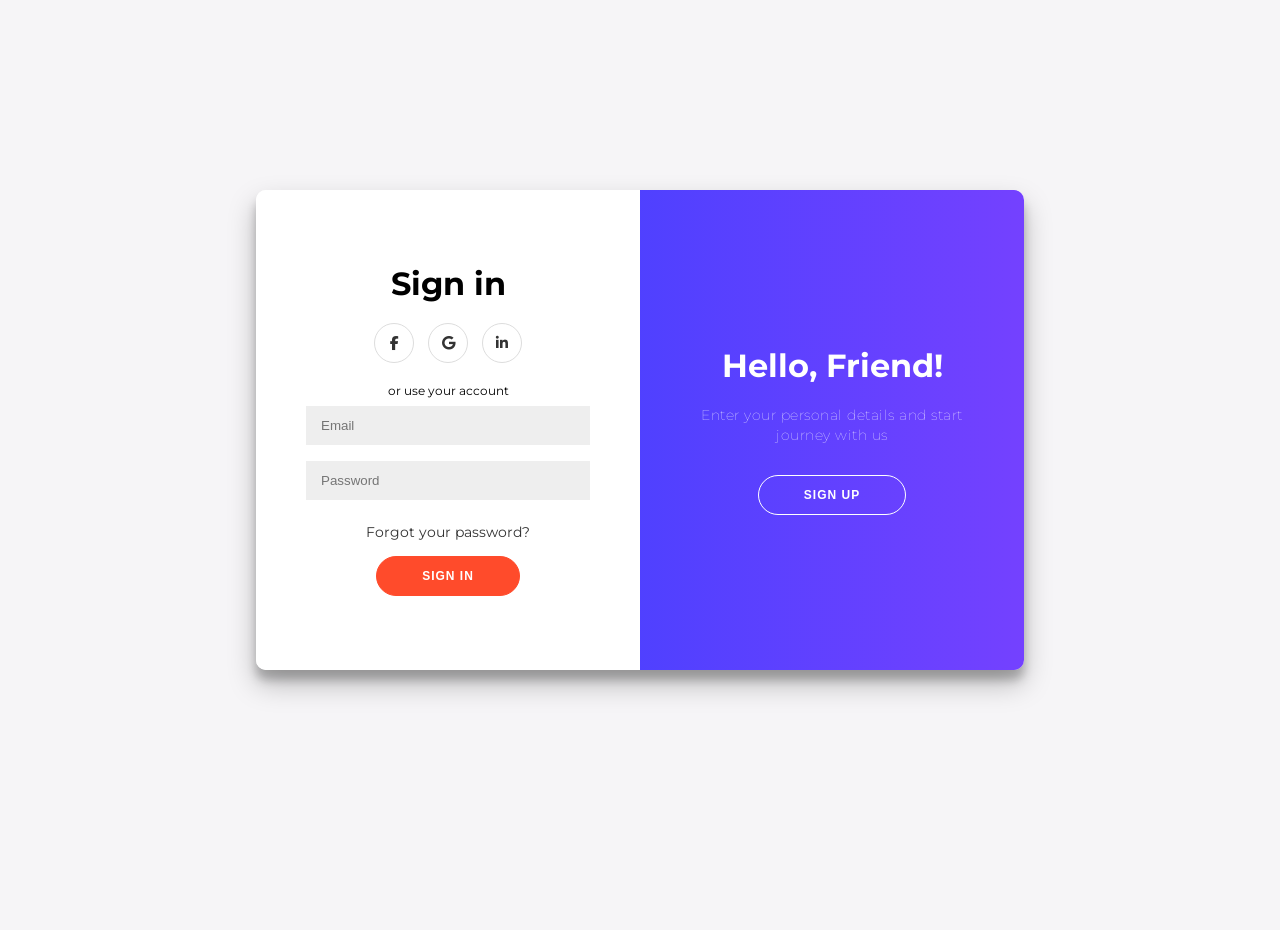
<file: login1/index.html>
<!DOCTYPE html>
<html lang="en">
<head>
    <meta charset="UTF-8">
    <meta name="viewport" content="width=device-width, initial-scale=1.0">
    <title>Modern Login & Sign Up</title>
    <link rel="stylesheet" href="https://cdnjs.cloudflare.com/ajax/libs/font-awesome/6.4.0/css/all.min.css">
    <style>
        @import url('https://fonts.googleapis.com/css2?family=Montserrat:wght@300;400;700&display=swap');

        * {
            box-sizing: border-box;
        }

        body {
            background: #f6f5f7;
            display: flex;
            justify-content: center;
            align-items: center;
            flex-direction: column;
            font-family: 'Montserrat', sans-serif;
            height: 100vh;
            margin: -20px 0 50px;
        }

        h1 {
            font-weight: bold;
            margin: 0;
        }

        p {
            font-size: 14px;
            font-weight: 100;
            line-height: 20px;
            letter-spacing: 0.5px;
            margin: 20px 0 30px;
        }

        span {
            font-size: 12px;
        }

        a {
            color: #333;
            font-size: 14px;
            text-decoration: none;
            margin: 15px 0;
        }

        button {
            border-radius: 20px;
            border: 1px solid #ff4b2b;
            background-color: #ff4b2b;
            color: #FFFFFF;
            font-size: 12px;
            font-weight: bold;
            padding: 12px 45px;
            letter-spacing: 1px;
            text-transform: uppercase;
            transition: transform 80ms ease-in;
            cursor: pointer;
        }

        button:active {
            transform: scale(0.95);
        }

        button:focus {
            outline: none;
        }

        button.ghost {
            background-color: transparent;
            border-color: #FFFFFF;
        }

        form {
            background-color: #FFFFFF;
            display: flex;
            align-items: center;
            justify-content: center;
            flex-direction: column;
            padding: 0 50px;
            height: 100%;
            text-align: center;
        }

        input {
            background-color: #eee;
            border: none;
            padding: 12px 15px;
            margin: 8px 0;
            width: 100%;
        }

        .container {
            background-color: #fff;
            border-radius: 10px;
            box-shadow: 0 14px 28px rgba(0,0,0,0.25),
                        0 10px 10px rgba(0,0,0,0.22);
            position: relative;
            overflow: hidden;
            width: 768px;
            max-width: 100%;
            min-height: 480px;
        }

        .form-container {
            position: absolute;
            top: 0;
            height: 100%;
            transition: all 0.6s ease-in-out;
        }

        .sign-in-container {
            left: 0;
            width: 50%;
            z-index: 2;
        }

        .container.right-panel-active .sign-in-container {
            transform: translateX(100%);
        }

        .sign-up-container {
            left: 0;
            width: 50%;
            opacity: 0;
            z-index: 1;
        }

        .container.right-panel-active .sign-up-container {
            transform: translateX(100%);
            opacity: 1;
            z-index: 5;
            animation: show 0.6s;
        }

        @keyframes show {
            0%, 49.99% {
                opacity: 0;
                z-index: 1;
            }
            50%, 100% {
                opacity: 1;
                z-index: 5;
            }
        }

        .overlay-container {
            position: absolute;
            top: 0;
            left: 50%;
            width: 50%;
            height: 100%;
            overflow: hidden;
            transition: transform 0.6s ease-in-out;
            z-index: 100;
        }

        .container.right-panel-active .overlay-container {
            transform: translateX(-100%);
        }

        .overlay {
            background: #414eff;
            background: linear-gradient(to right, #2b40ff, #7441ff);
            background-repeat: no-repeat;
            background-size: cover;
            background-position: 0 0;
            color: #FFFFFF;
            position: relative;
            left: -100%;
            height: 100%;
            width: 200%;
            transform: translateX(0);
            transition: transform 0.6s ease-in-out;
        }

        .container.right-panel-active .overlay {
            transform: translateX(50%);
        }

        .overlay-panel {
            position: absolute;
            display: flex;
            align-items: center;
            justify-content: center;
            flex-direction: column;
            padding: 0 40px;
            text-align: center;
            top: 0;
            height: 100%;
            width: 50%;
            transform: translateX(0);
            transition: transform 0.6s ease-in-out;
        }

        .overlay-left {
            transform: translateX(-20%);
        }

        .container.right-panel-active .overlay-left {
            transform: translateX(0);
        }

        .overlay-right {
            right: 0;
            transform: translateX(0);
        }

        .container.right-panel-active .overlay-right {
            transform: translateX(20%);
        }

        .social-container {
            margin: 20px 0;
        }

        .social-container a {
            border: 1px solid #DDDDDD;
            border-radius: 50%;
            display: inline-flex;
            justify-content: center;
            align-items: center;
            margin: 0 5px;
            height: 40px;
            width: 40px;
        }
    </style>
</head>
<body>

<div class="container" id="container">

    <!-- Sign Up Form -->
    <div class="form-container sign-up-container">
        <form action="#">
            <h1>Create Account</h1>
            <div class="social-container">
                <a href="#" class="social"><i class="fab fa-facebook-f"></i></a>
                <a href="#" class="social"><i class="fab fa-google"></i></a>
                <a href="#" class="social"><i class="fab fa-linkedin-in"></i></a>
            </div>
            <span>or use your email for registration</span>
            <input type="text" placeholder="Name" required />
            <input type="email" placeholder="Email" required />
            <input type="password" placeholder="Password" required />
            <button type="submit">Sign Up</button>
        </form>
    </div>

    <!-- Sign In Form -->
    <div class="form-container sign-in-container">
        <form action="#">
            <h1>Sign in</h1>
            <div class="social-container">
                <a href="#" class="social"><i class="fab fa-facebook-f"></i></a>
                <a href="#" class="social"><i class="fab fa-google"></i></a>
                <a href="#" class="social"><i class="fab fa-linkedin-in"></i></a>
            </div>
            <span>or use your account</span>
            <input type="email" placeholder="Email" required />
            <input type="password" placeholder="Password" required />
            <a href="#">Forgot your password?</a>
            <button type="submit">Sign In</button>
        </form>
    </div>

    <!-- Overlay -->
    <div class="overlay-container">
        <div class="overlay">
            <div class="overlay-panel overlay-left">
                <h1>Welcome Back!</h1>
                <p>To keep connected with us please login with your personal info</p>
                <button class="ghost" id="signIn">Sign In</button>
            </div>
            <div class="overlay-panel overlay-right">
                <h1>Hello, Friend!</h1>
                <p>Enter your personal details and start journey with us</p>
                <button class="ghost" id="signUp">Sign Up</button>
            </div>
        </div>
    </div>

</div>

<script>
    const signUpButton = document.getElementById('signUp');
    const signInButton = document.getElementById('signIn');
    const container = document.getElementById('container');

    signUpButton.addEventListener('click', () => {
        container.classList.add("right-panel-active");
    });

    signInButton.addEventListener('click', () => {
        container.classList.remove("right-panel-active");
    });
</script>

</body>
</html>
</file>
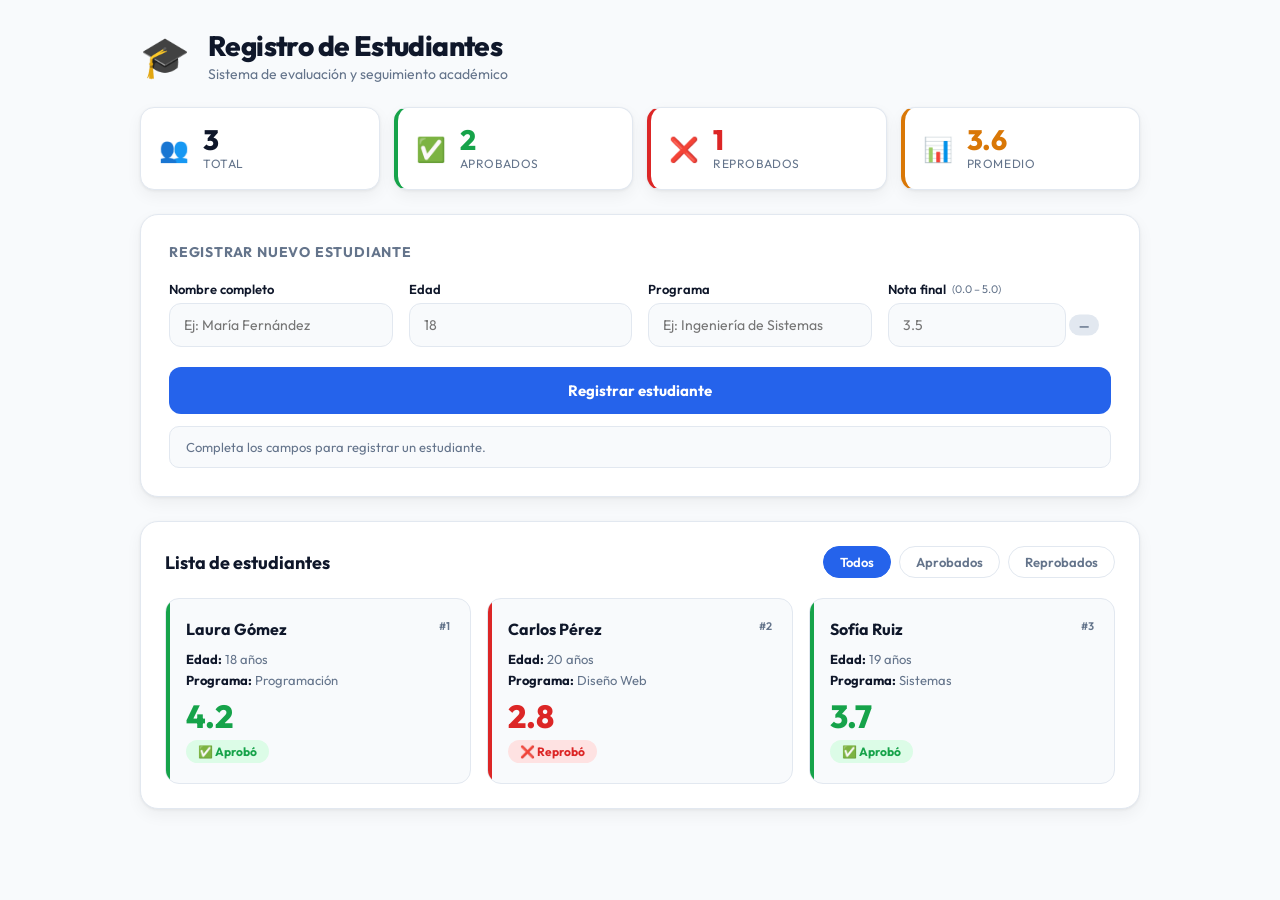
<file: registro de estudiantes/index.html>
<!DOCTYPE html>
<html lang="es">
<head>
  <meta charset="UTF-8">
  <meta name="viewport" content="width=device-width, initial-scale=1.0">
  <title>Registro de Estudiantes</title>
  <link href="https://fonts.googleapis.com/css2?family=Outfit:wght@300;400;500;600;700;800&display=swap" rel="stylesheet">
  <link rel="stylesheet" href="styles.css">
</head>
<body>
  <div class="contenedor">
    <div class="header">
      <div class="header-icon">🎓</div>
      <div>
        <h1>Registro de Estudiantes</h1>
        <p>Sistema de evaluación y seguimiento académico</p>
      </div>
    </div>

    <!-- Resumen -->
    <div class="stats-grid">
      <div class="stat-card">
        <div class="stat-ico">👥</div>
        <div class="stat-info">
          <div class="stat-num" id="totalEstudiantes">0</div>
          <div class="stat-label">Total</div>
        </div>
      </div>
      <div class="stat-card verde">
        <div class="stat-ico">✅</div>
        <div class="stat-info">
          <div class="stat-num" id="totalAprobados">0</div>
          <div class="stat-label">Aprobados</div>
        </div>
      </div>
      <div class="stat-card rojo">
        <div class="stat-ico">❌</div>
        <div class="stat-info">
          <div class="stat-num" id="totalReprobados">0</div>
          <div class="stat-label">Reprobados</div>
        </div>
      </div>
      <div class="stat-card amarillo">
        <div class="stat-ico">📊</div>
        <div class="stat-info">
          <div class="stat-num" id="promedioGen">—</div>
          <div class="stat-label">Promedio</div>
        </div>
      </div>
    </div>

    <!-- Formulario -->
    <div class="formulario-card">
      <h3 class="form-titulo">Registrar nuevo estudiante</h3>
      <div class="formulario">
        <div class="grupo">
          <label for="nombre">Nombre completo</label>
          <input type="text" id="nombre" placeholder="Ej: María Fernández">
        </div>
        <div class="grupo">
          <label for="edad">Edad</label>
          <input type="number" id="edad" placeholder="18" min="15" max="80">
        </div>
        <div class="grupo">
          <label for="programa">Programa</label>
          <input type="text" id="programa" placeholder="Ej: Ingeniería de Sistemas">
        </div>
        <div class="grupo">
          <label for="nota">
            Nota final
            <span class="nota-hint">(0.0 – 5.0)</span>
          </label>
          <div class="nota-wrap">
            <input type="number" id="nota" step="0.1" min="0" max="5" placeholder="3.5">
            <div class="nota-preview" id="notaPreview">—</div>
          </div>
        </div>
      </div>
      <button id="btnRegistrar">Registrar estudiante</button>
      <div id="mensaje" class="mensaje">Completa los campos para registrar un estudiante.</div>
    </div>

    <!-- Lista -->
    <div class="lista-seccion">
      <div class="lista-header">
        <h3>Lista de estudiantes</h3>
        <div class="filtros">
          <button class="filtro-btn activo" data-filtro="todos">Todos</button>
          <button class="filtro-btn" data-filtro="aprobados">Aprobados</button>
          <button class="filtro-btn" data-filtro="reprobados">Reprobados</button>
        </div>
      </div>
      <div id="listaEstudiantes" class="lista-estudiantes"></div>
    </div>
  </div>

  <script src="script.js"></script>
</body>
</html>
</file>
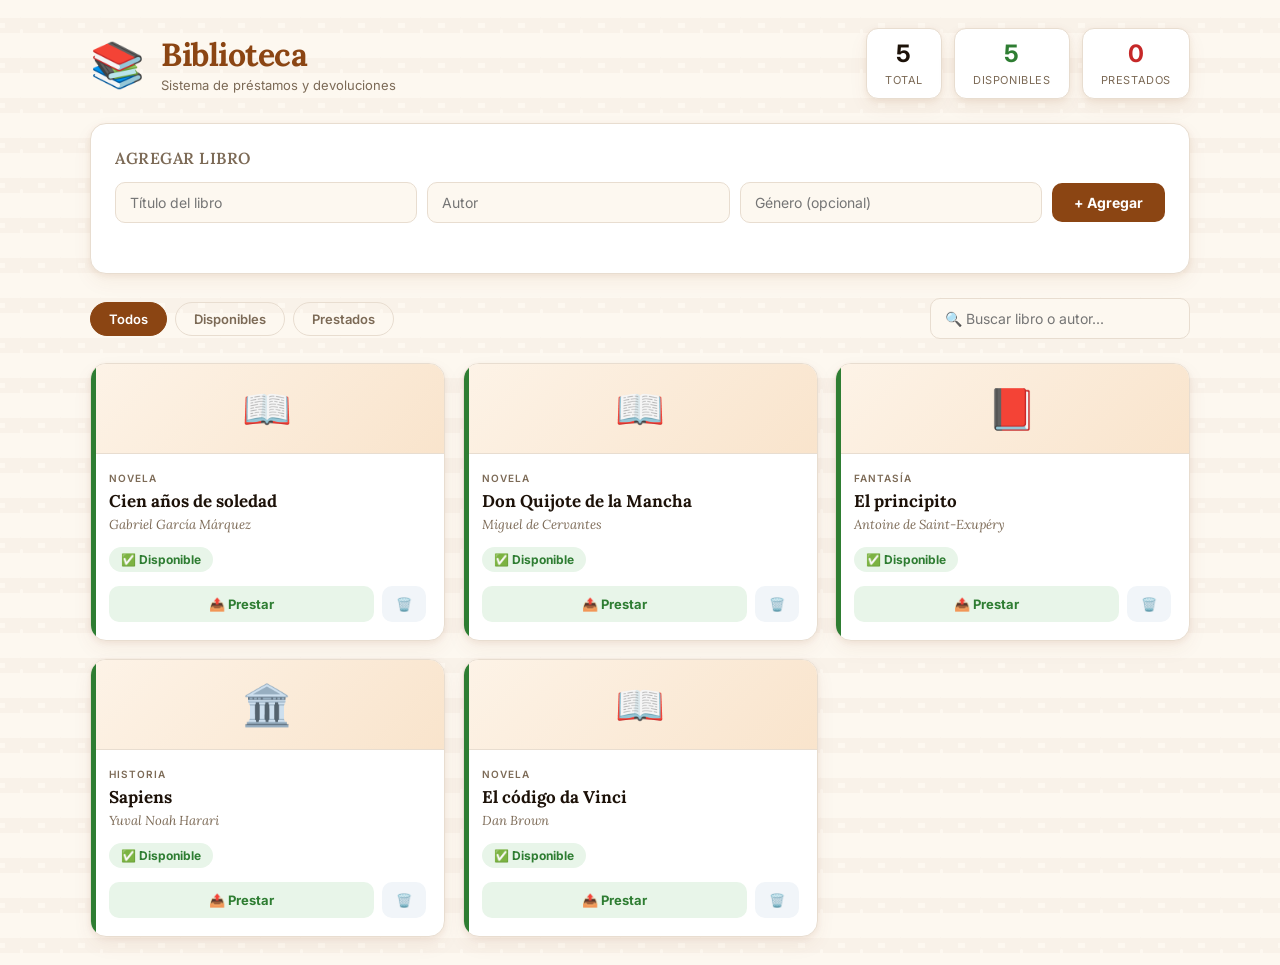
<file: sistema de biblioteca/index.html>
<!DOCTYPE html>
<html lang="es">
<head>
  <meta charset="UTF-8">
  <meta name="viewport" content="width=device-width, initial-scale=1.0">
  <title>Sistema de Biblioteca</title>
  <link href="https://fonts.googleapis.com/css2?family=Lora:ital,wght@0,400;0,600;0,700;1,400&family=Inter:wght@400;500;600;700&display=swap" rel="stylesheet">
  <link rel="stylesheet" href="styles.css">
</head>
<body>
  <div class="contenedor">
    <header class="header">
      <div class="header-left">
        <div class="logo">📚</div>
        <div>
          <h1>Biblioteca</h1>
          <p>Sistema de préstamos y devoluciones</p>
        </div>
      </div>
      <div class="header-stats">
        <div class="hstat">
          <span id="stTotal">0</span>
          <small>Total</small>
        </div>
        <div class="hstat disponible">
          <span id="stDisponibles">0</span>
          <small>Disponibles</small>
        </div>
        <div class="hstat prestado">
          <span id="stPrestados">0</span>
          <small>Prestados</small>
        </div>
      </div>
    </header>

    <!-- Agregar libro -->
    <div class="add-card">
      <h3>Agregar libro</h3>
      <div class="add-row">
        <input type="text" id="inTitulo" placeholder="Título del libro">
        <input type="text" id="inAutor" placeholder="Autor">
        <input type="text" id="inGenero" placeholder="Género (opcional)">
        <button id="btnAgregar">+ Agregar</button>
      </div>
      <div id="msgAdd" class="msg-add"></div>
    </div>

    <!-- Filtros y búsqueda -->
    <div class="controles">
      <div class="filtros">
        <button class="filtro activo" data-f="todos">Todos</button>
        <button class="filtro" data-f="disponibles">Disponibles</button>
        <button class="filtro" data-f="prestados">Prestados</button>
      </div>
      <input type="text" id="buscar" placeholder="🔍 Buscar libro o autor...">
    </div>

    <!-- Lista -->
    <div id="listaLibros" class="lista-libros"></div>
  </div>

  <div id="toast" class="toast"></div>
  <script src="script.js"></script>
</body>
</html>
</file>
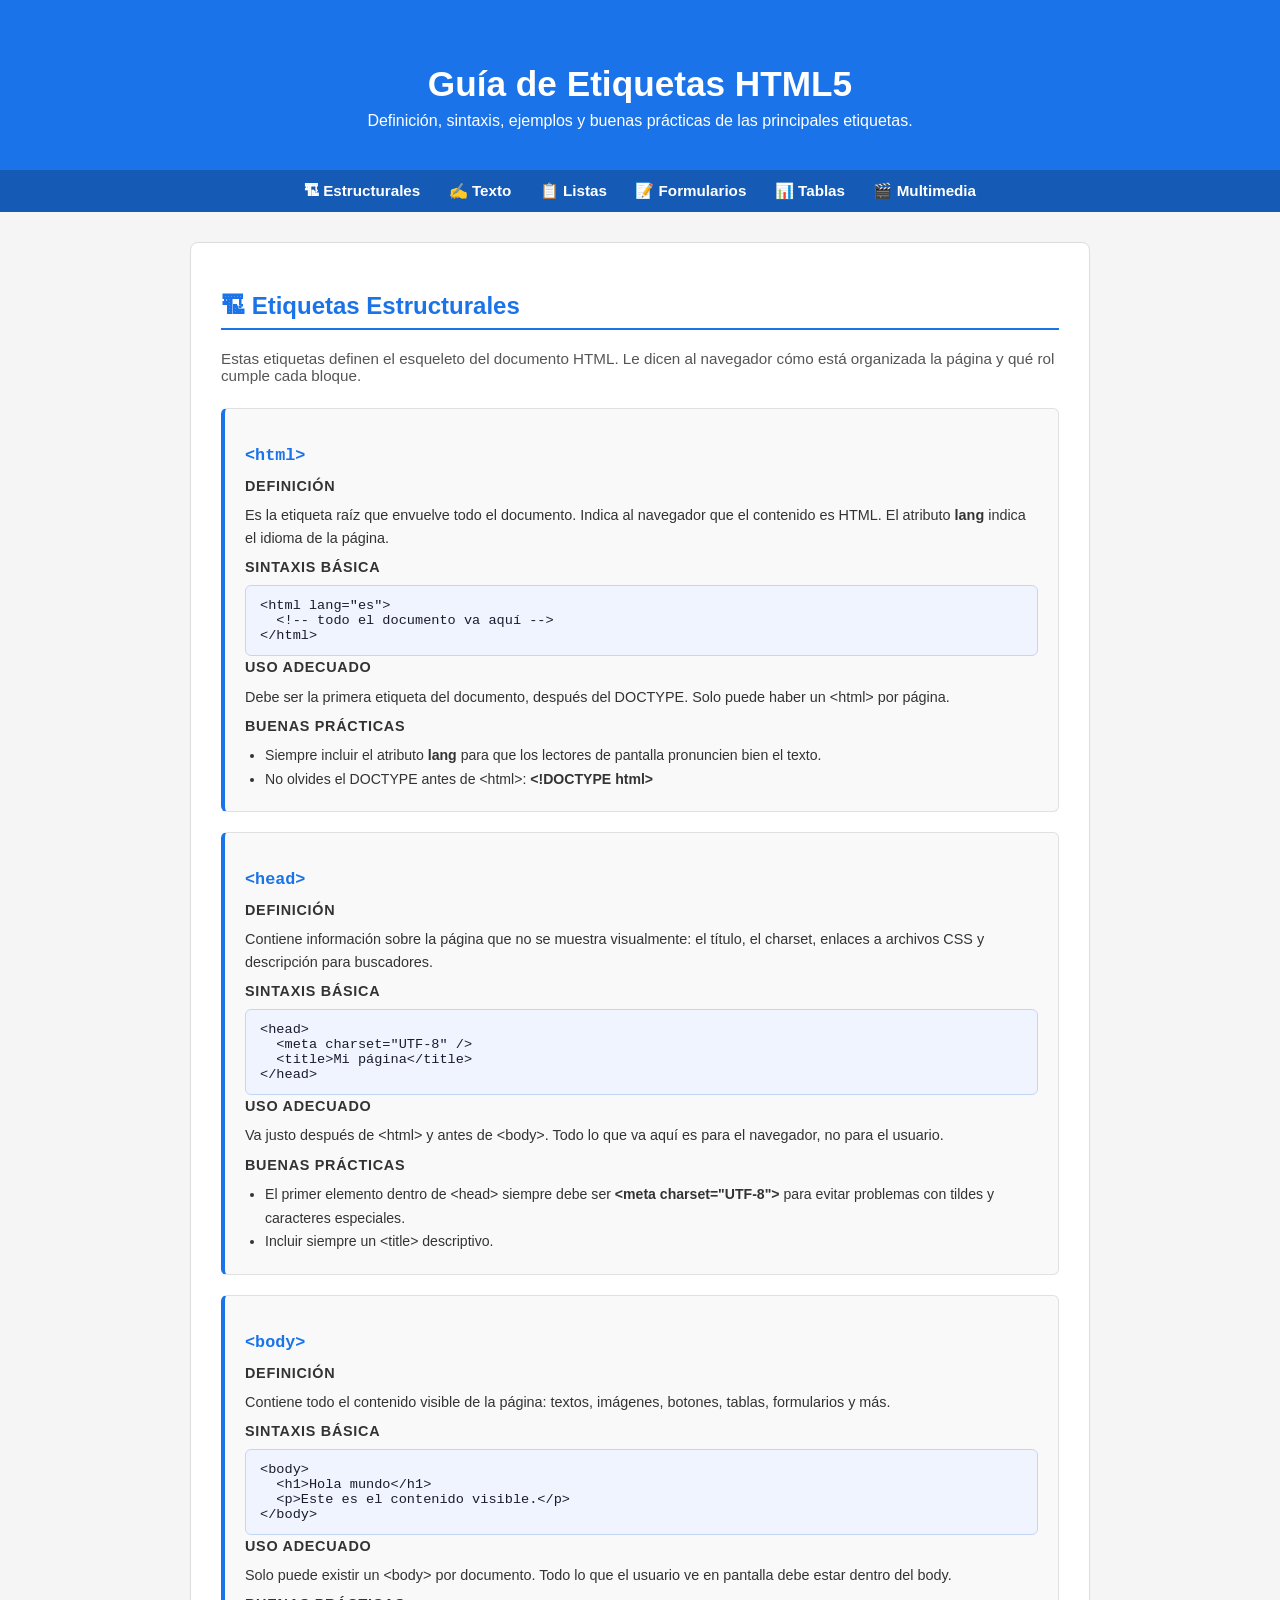
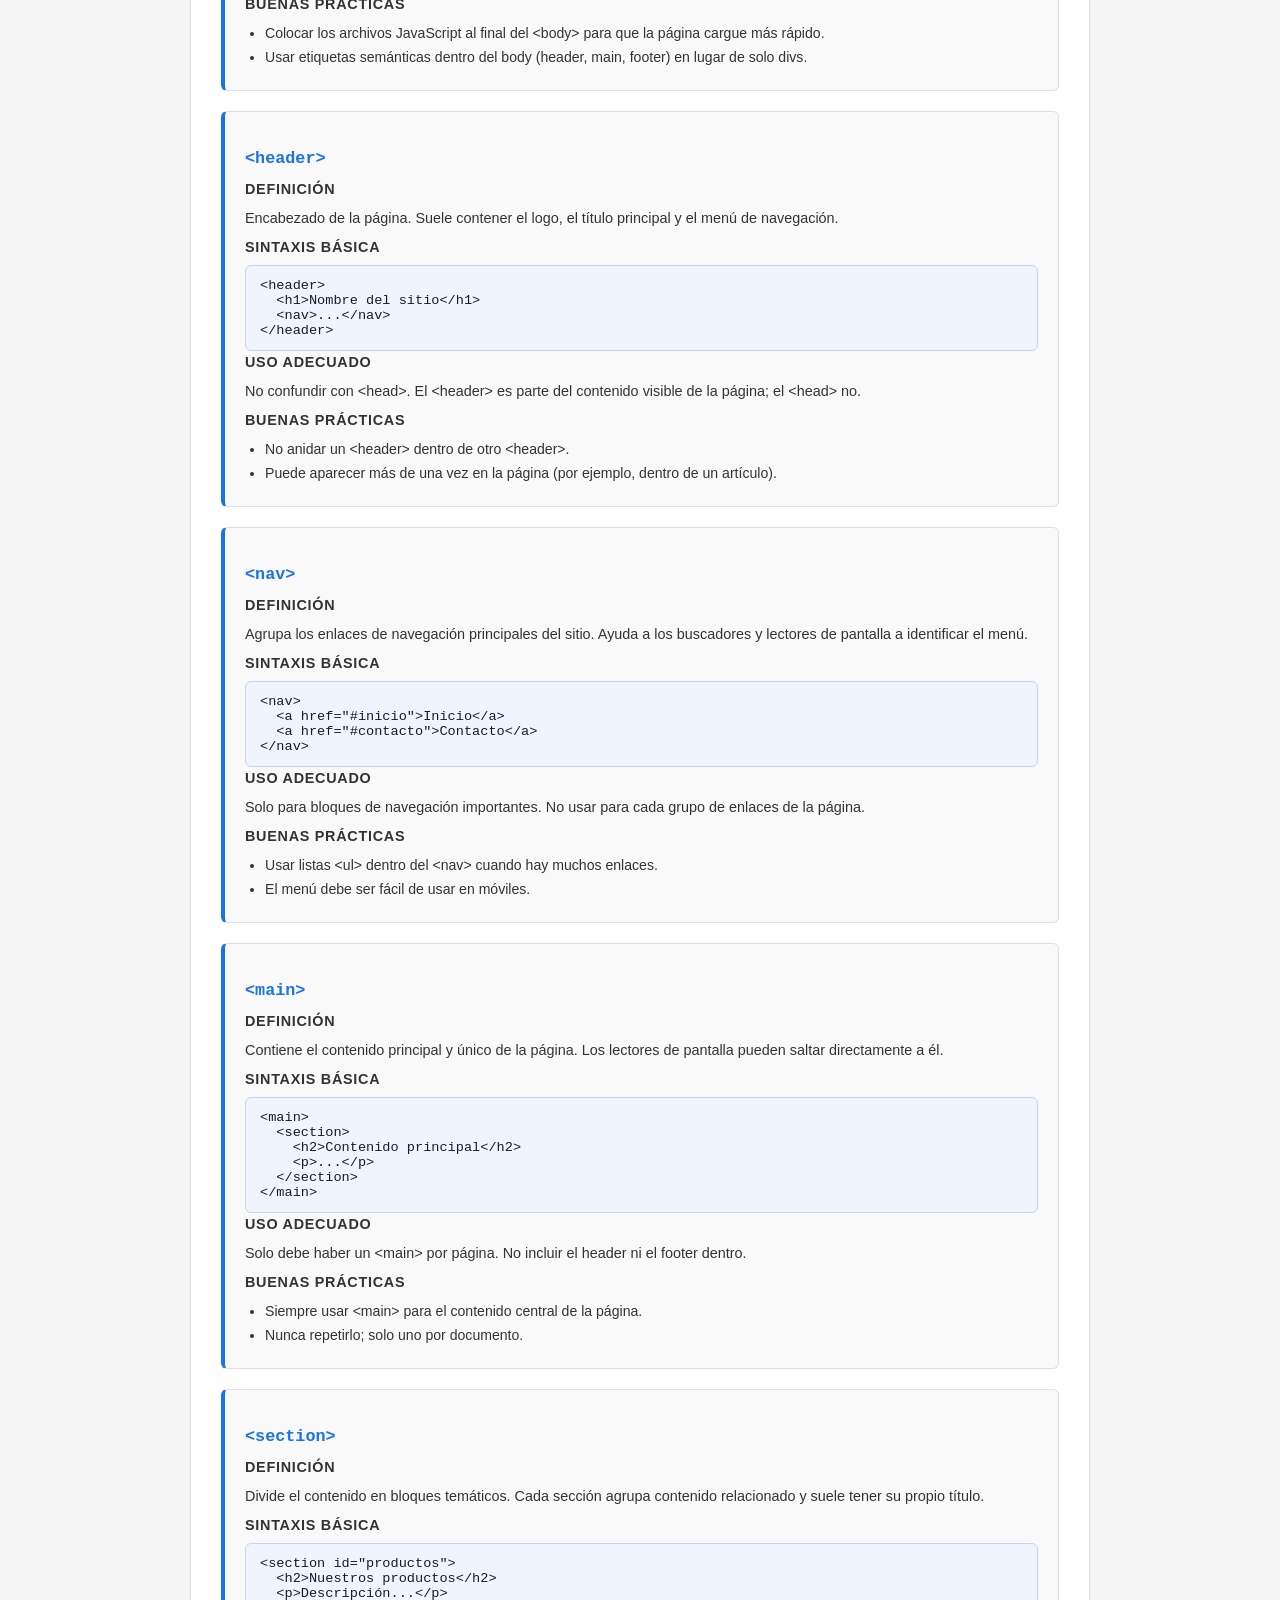
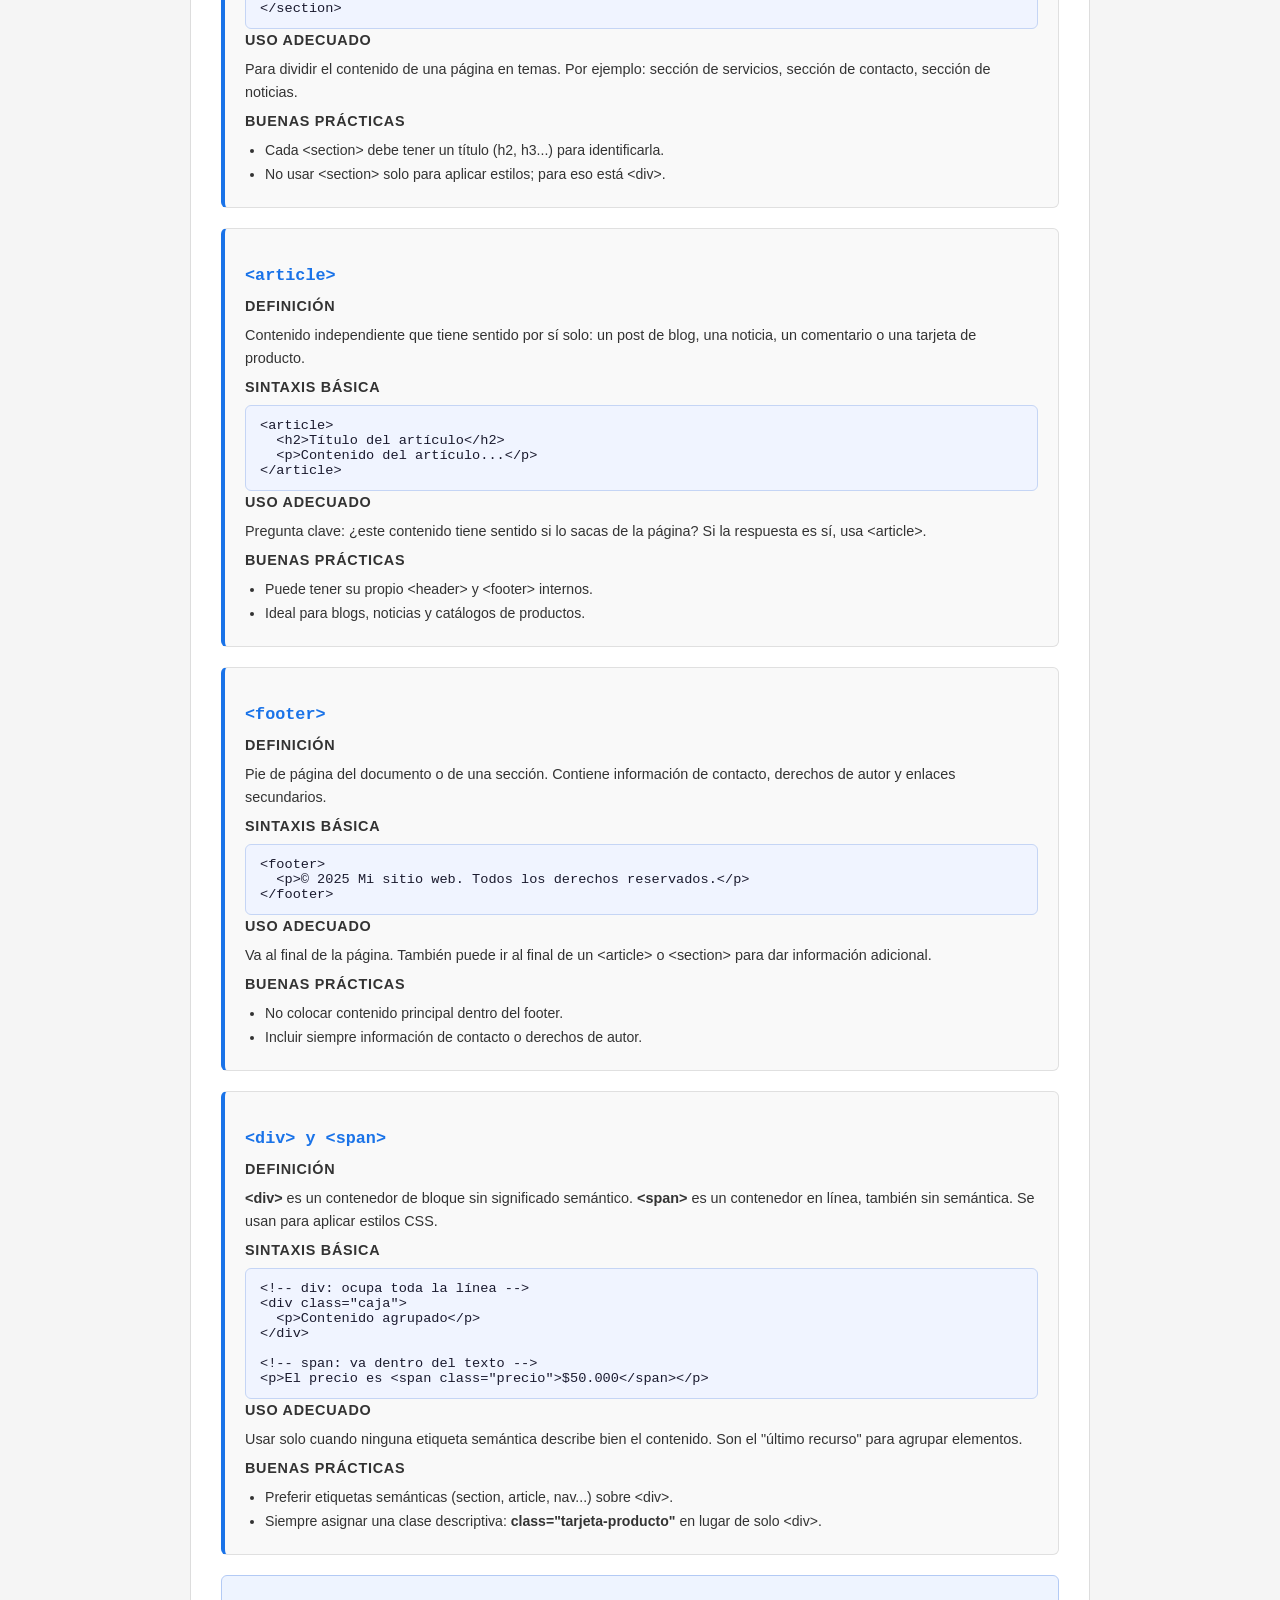
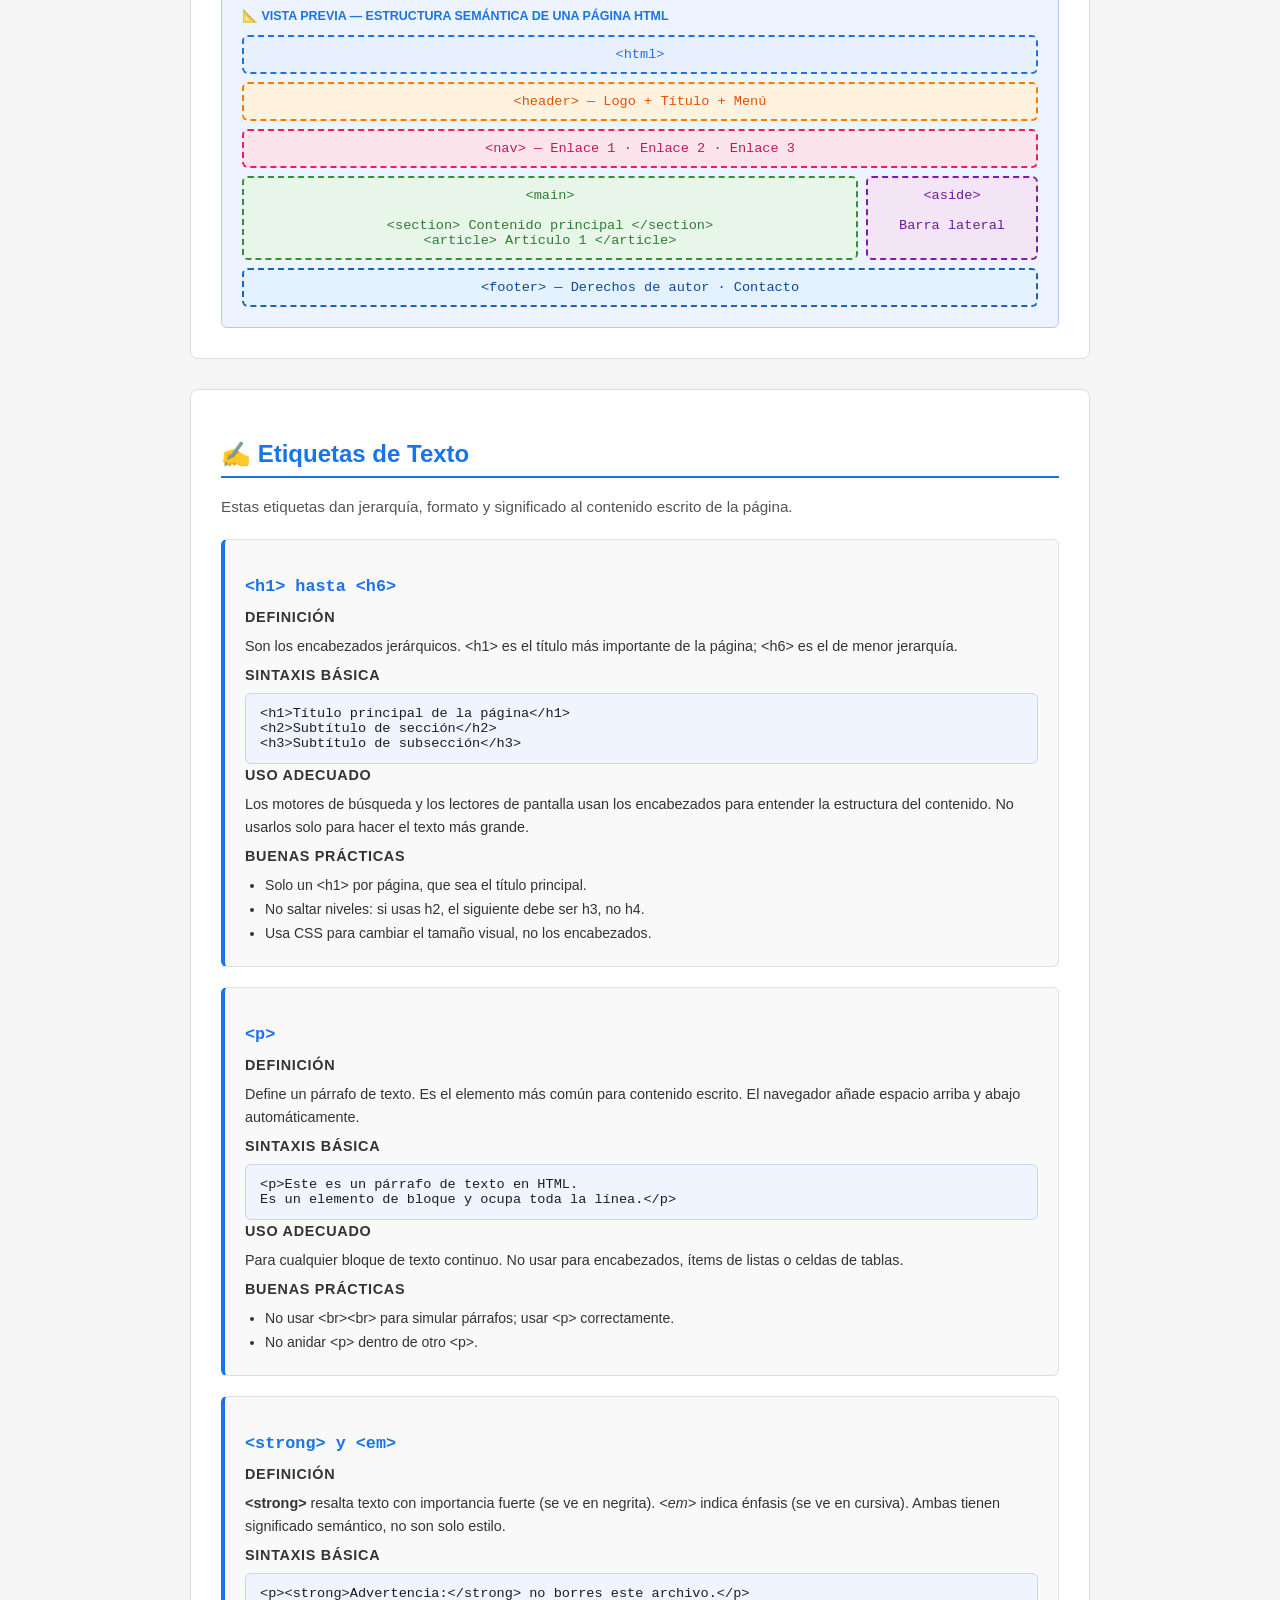
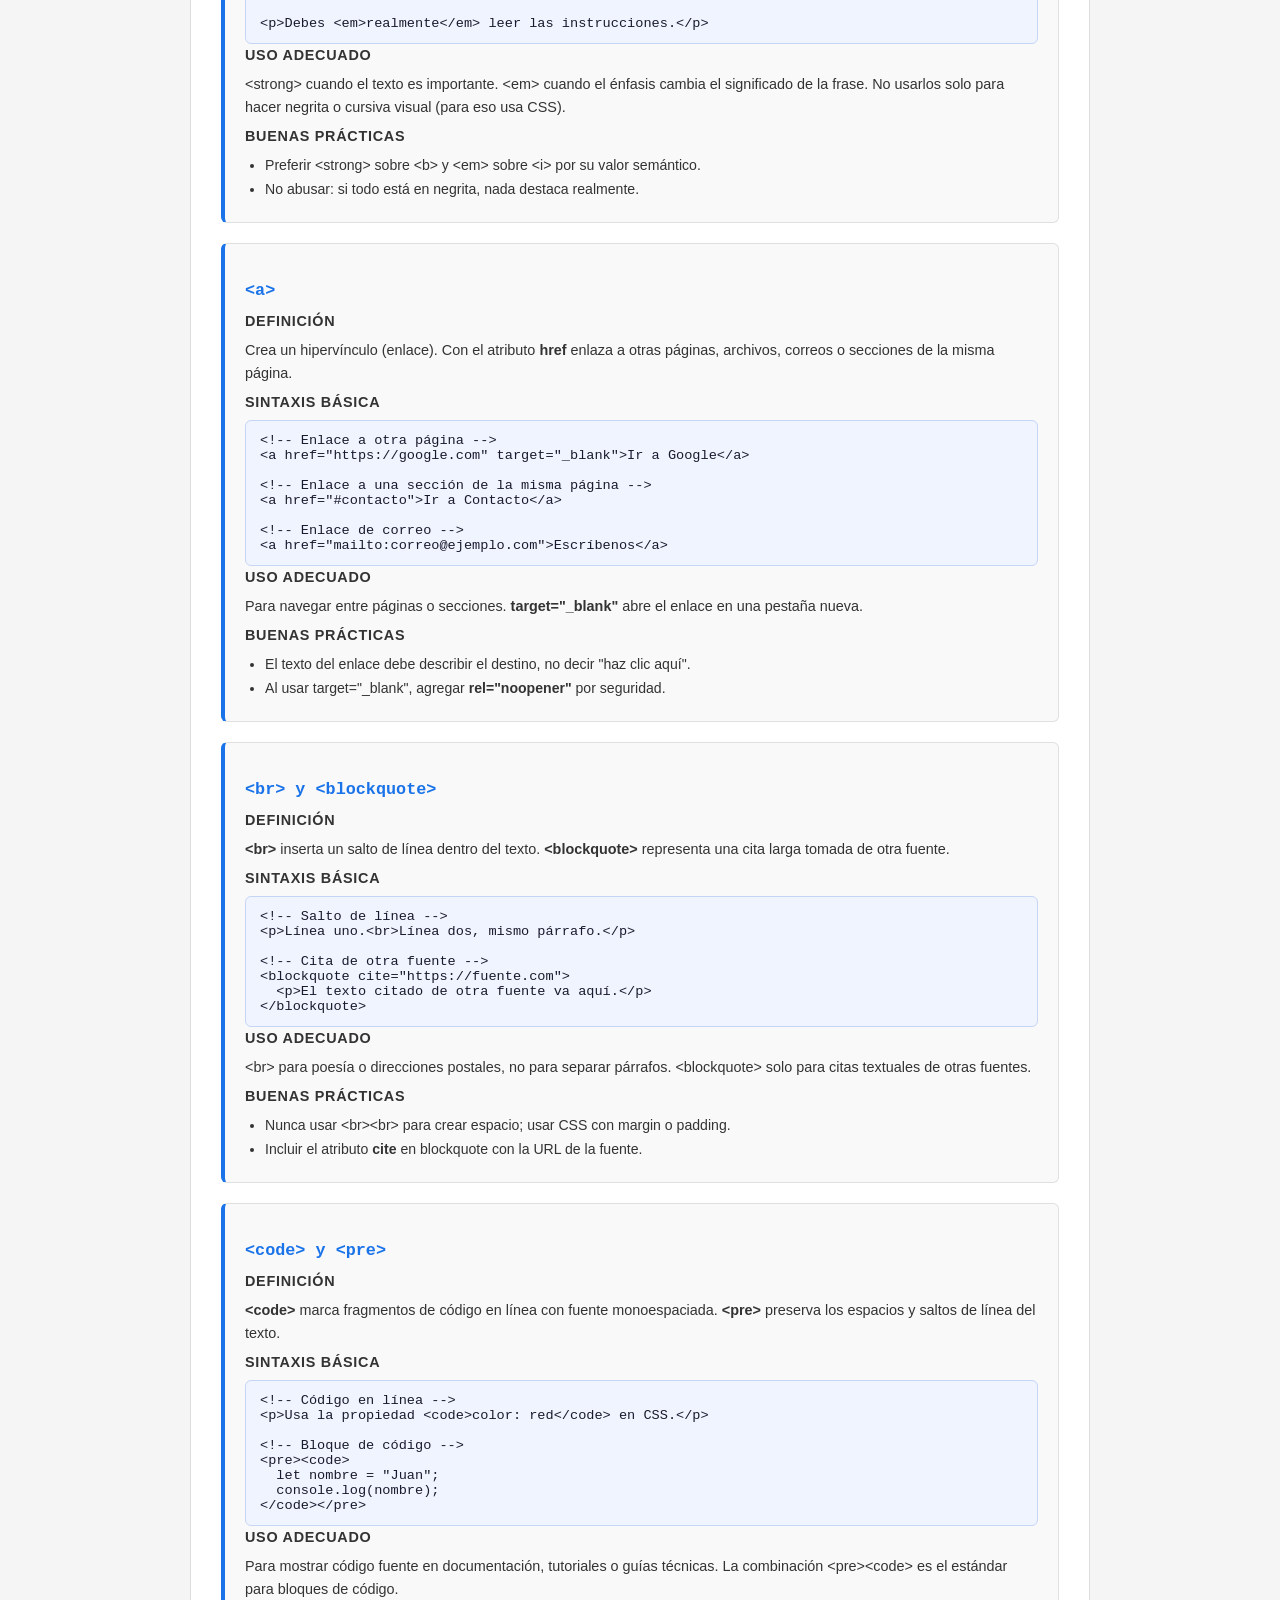
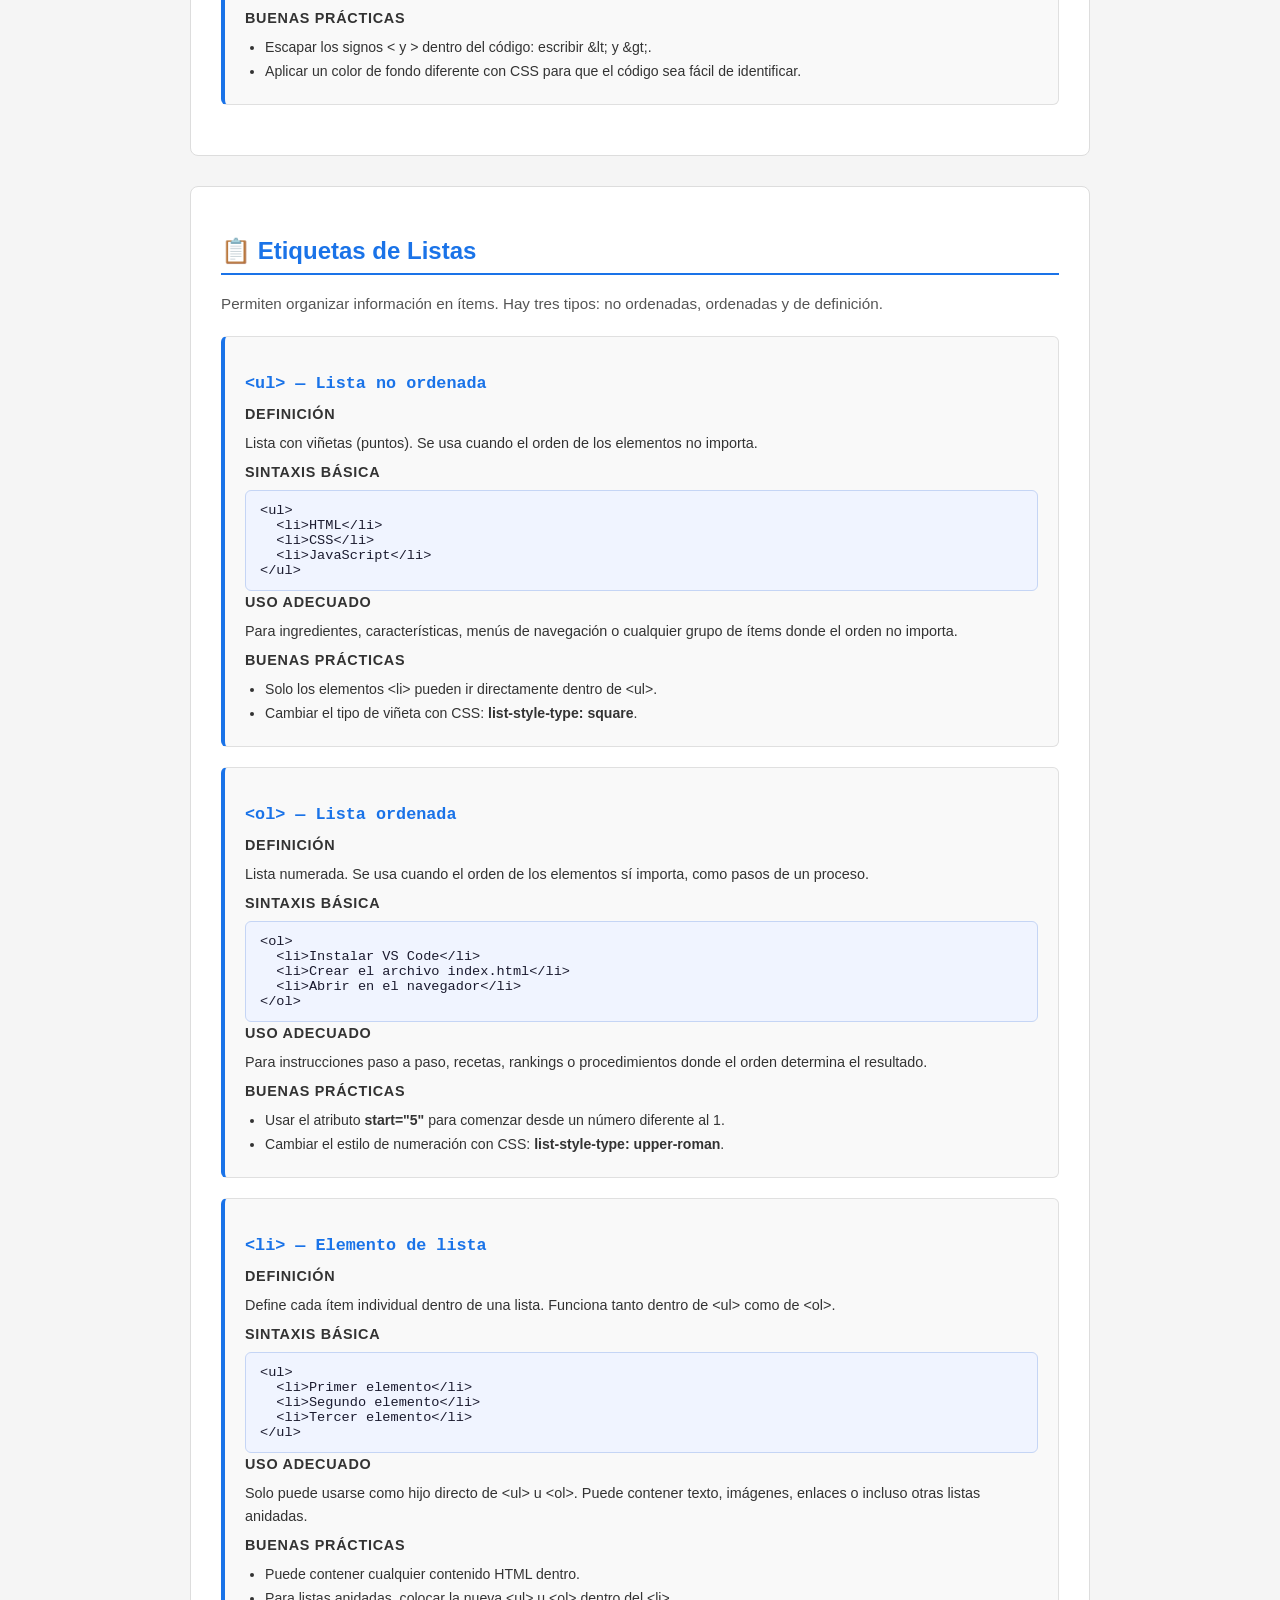
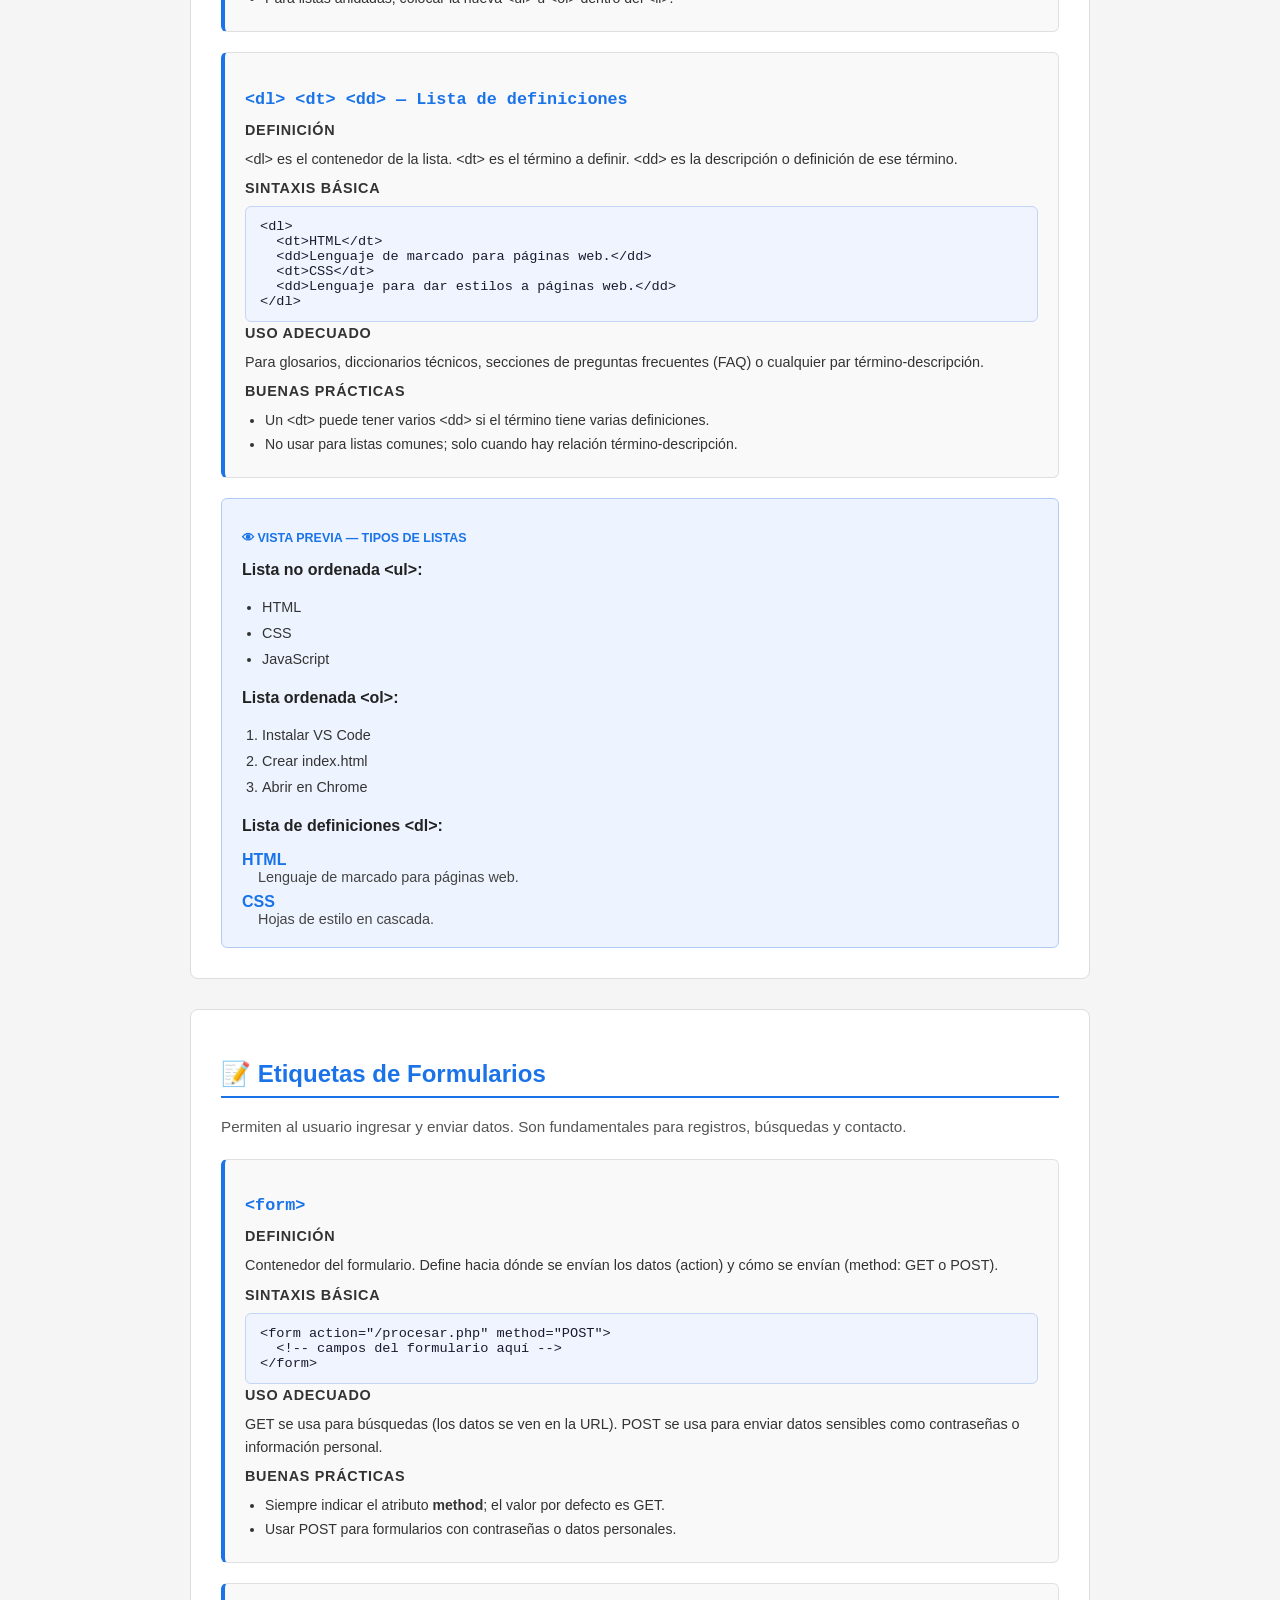
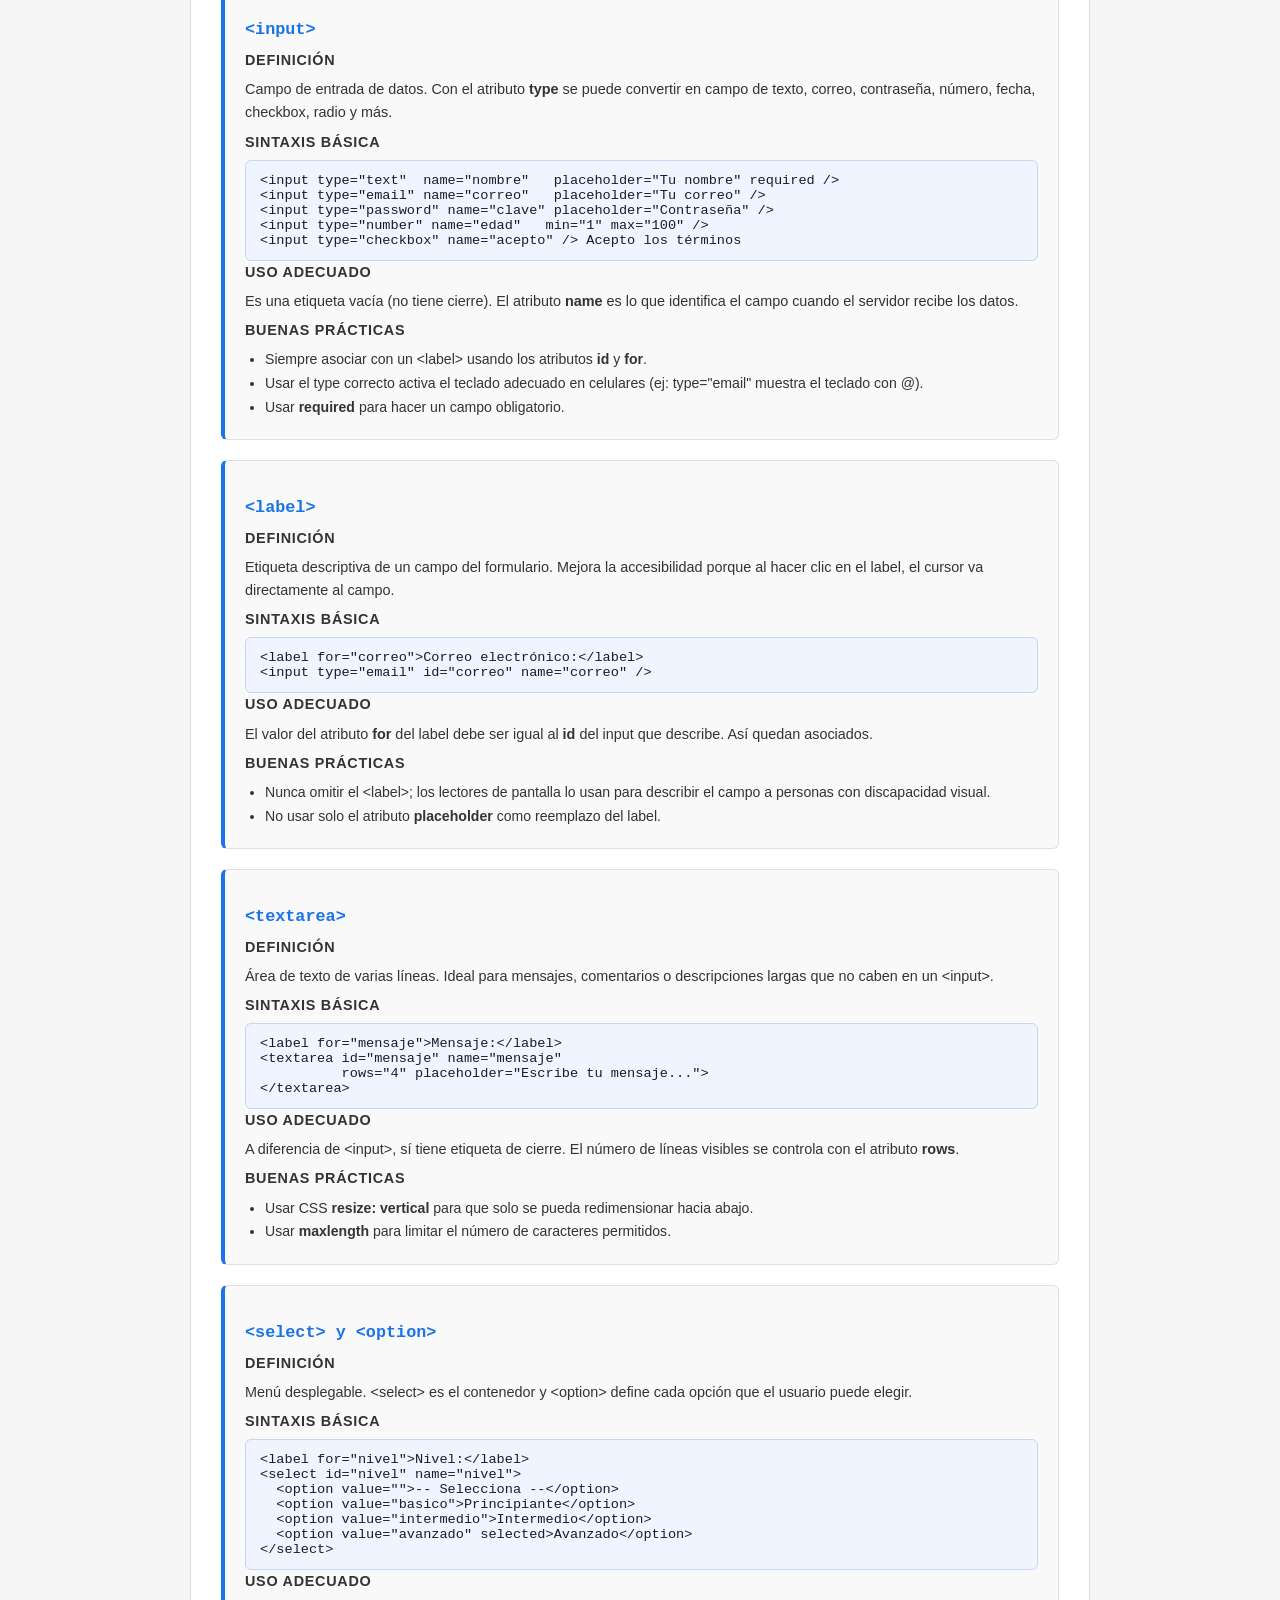
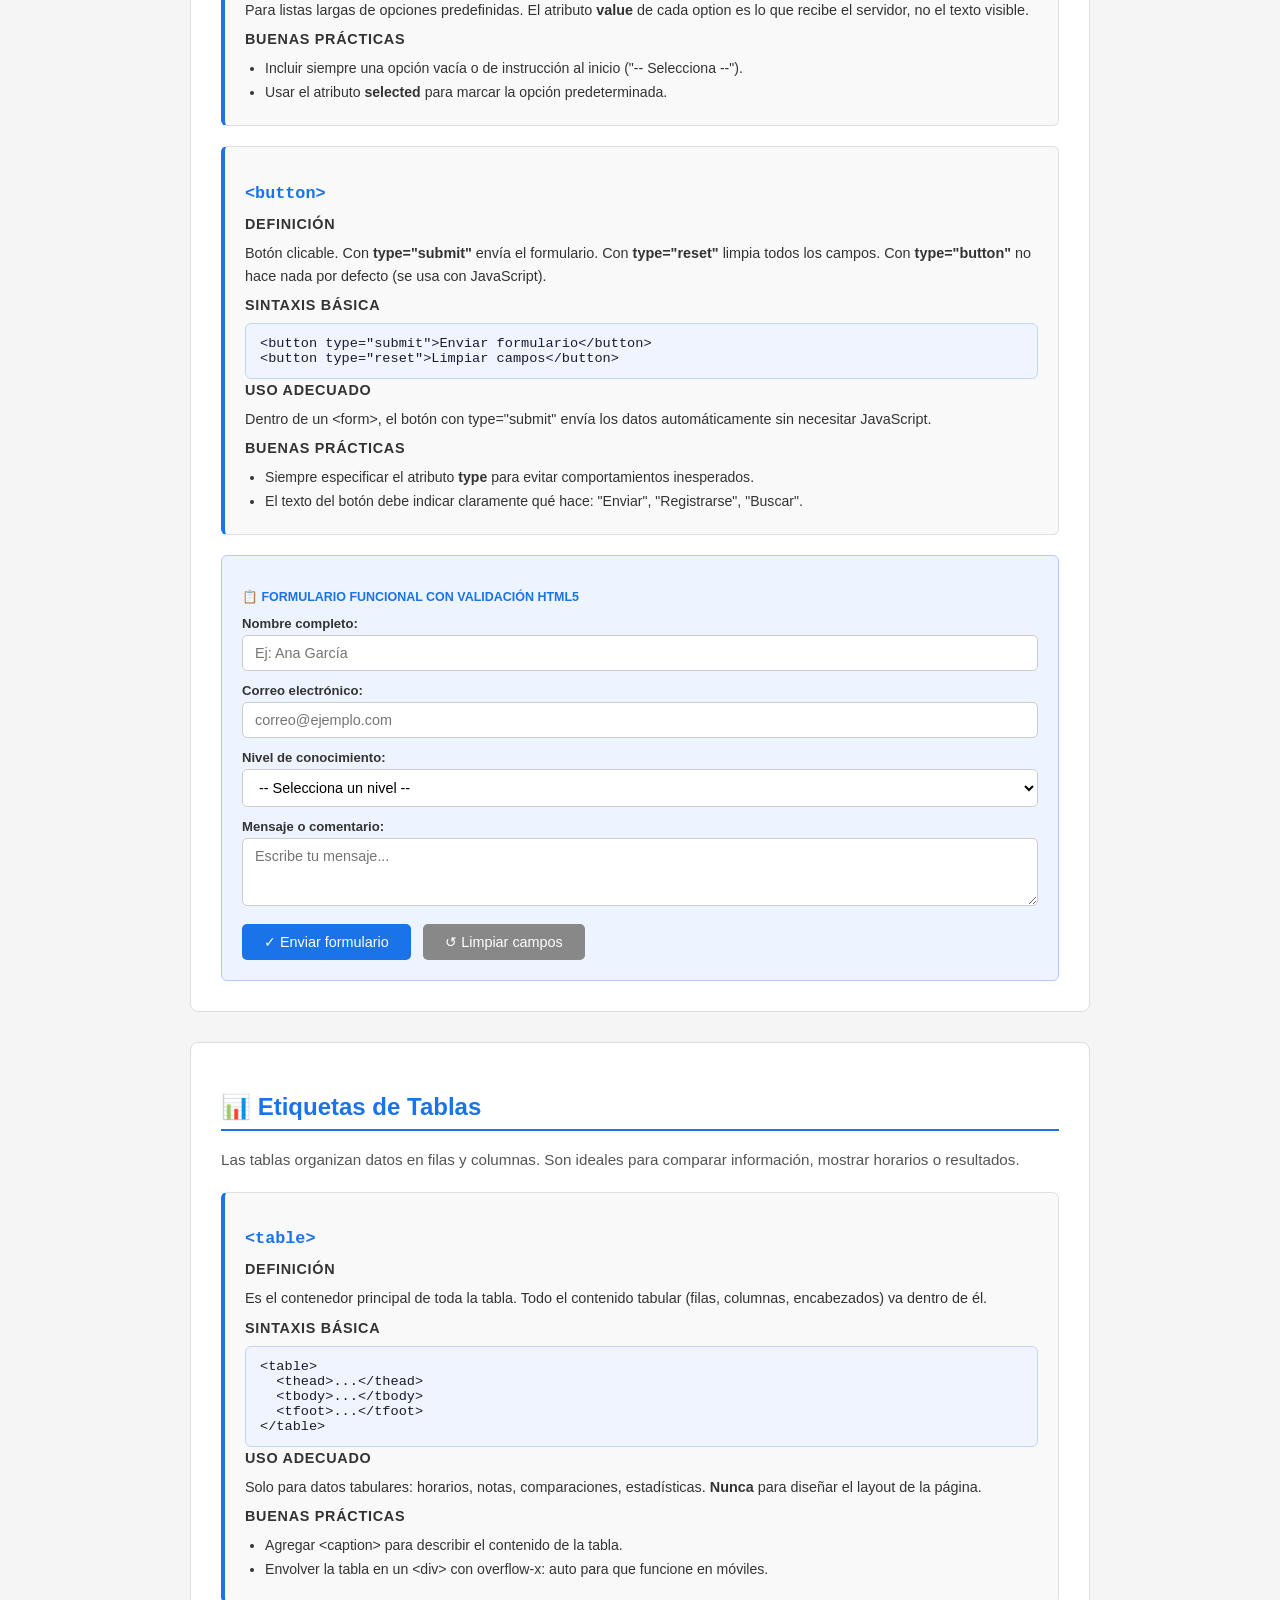
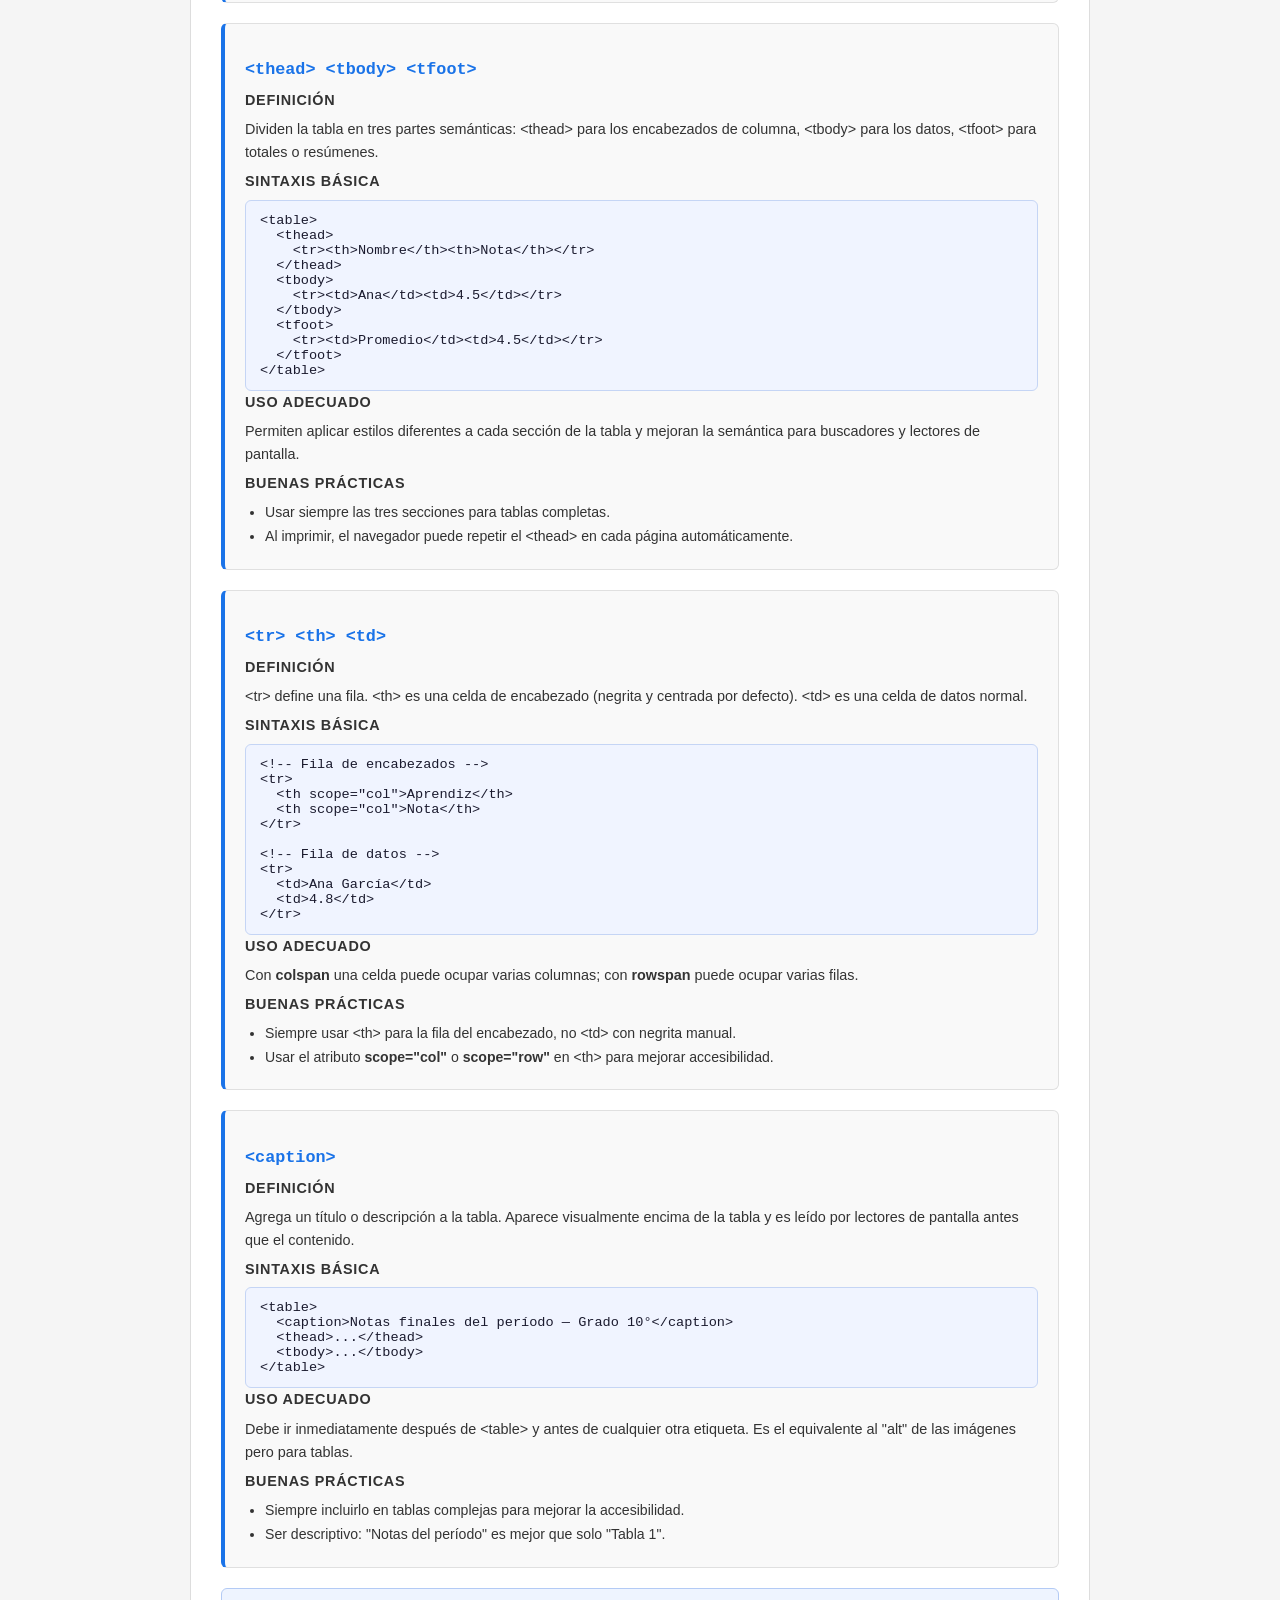
<file: blog educativo de etiquetas/Etiquetas.html>
<!DOCTYPE html>
<html lang="es">

<head>
  <meta charset="UTF-8" />
  <meta name="viewport" content="width=device-width, initial-scale=1.0" />
  <title>Guía de Etiquetas HTML5</title>

  <style>
    /* ── Estilos generales del cuerpo ── */
    body {
      font-family: Arial, sans-serif;
      background-color: #f5f5f5;
      color: #222222;
      margin: 0;
      padding: 0;
    }

    /* ── Encabezado principal ── */
    header {
      background-color: #1a73e8;
      color: white;
      text-align: center;
      padding: 40px 20px;
    }

    header h1 {
      font-size: 2.2rem;
      margin-bottom: 8px;
    }

    header p {
      font-size: 1rem;
      margin: 0;
    }

    /* ── Menú de navegación ── */
    nav {
      background-color: #155bb5;
      padding: 12px 20px;
      text-align: center;
    }

    nav a {
      color: white;
      text-decoration: none;
      margin: 0 12px;
      font-size: 0.95rem;
      font-weight: bold;
    }

    nav a:hover {
      text-decoration: underline;
    }

    /* ── Contenido principal ── */
    main {
      max-width: 900px;
      margin: 30px auto;
      padding: 0 20px;
    }

    /* ── Cada sección de categoría ── */
    section {
      background-color: white;
      border: 1px solid #dddddd;
      border-radius: 8px;
      padding: 30px;
      margin-bottom: 30px;
    }

    section h2 {
      color: #1a73e8;
      font-size: 1.5rem;
      border-bottom: 2px solid #1a73e8;
      padding-bottom: 8px;
      margin-bottom: 20px;
    }

    section p.descripcion-seccion {
      color: #555555;
      font-size: 0.95rem;
      margin-bottom: 24px;
    }

    /* ── Tarjeta de cada etiqueta ── */
    .tarjeta {
      background-color: #f9f9f9;
      border: 1px solid #e0e0e0;
      border-left: 4px solid #1a73e8;
      border-radius: 6px;
      padding: 20px;
      margin-bottom: 20px;
    }

    .tarjeta h3 {
      font-size: 1.05rem;
      color: #1a73e8;
      margin-bottom: 10px;
      font-family: monospace;
    }

    /* ── Etiquetas de cada bloque de info ── */
    .bloque-label {
      font-size: 0.78rem;
      font-weight: bold;
      color: #888888;
      text-transform: uppercase;
      letter-spacing: 0.05em;
      margin-top: 14px;
      margin-bottom: 4px;
    }

    .tarjeta p {
      font-size: 0.9rem;
      color: #333333;
      line-height: 1.6;
      margin: 0 0 6px 0;
    }

    /* ── Bloque de código ── */
    pre {
      background-color: #f0f4ff;
      border: 1px solid #c5d5f5;
      border-radius: 6px;
      padding: 12px 14px;
      font-family: monospace;
      font-size: 0.85rem;
      color: #1a1a2e;
      overflow-x: auto;
      margin: 6px 0 0 0;
    }

    /* ── Lista de buenas prácticas ── */
    ul.buenas-practicas {
      padding-left: 20px;
      margin: 0;
    }

    ul.buenas-practicas li {
      font-size: 0.88rem;
      color: #333333;
      line-height: 1.7;
    }

    /* ── Bloque de demostración visual ── */
    .demo {
      background-color: #eef4ff;
      border: 1px solid #b3caf5;
      border-radius: 6px;
      padding: 20px;
      margin-top: 20px;
    }

    .demo p.demo-titulo {
      font-size: 0.78rem;
      font-weight: bold;
      color: #1a73e8;
      text-transform: uppercase;
      margin-bottom: 12px;
    }

    /* ── Estilos del demo de listas ── */
    .demo ul,
    .demo ol {
      padding-left: 20px;
      margin: 0 0 10px 0;
    }

    .demo li {
      font-size: 0.9rem;
      line-height: 1.8;
      color: #333333;
    }

    .demo dl {
      margin: 0;
    }

    .demo dt {
      font-weight: bold;
      color: #1a73e8;
      margin-top: 8px;
    }

    .demo dd {
      margin-left: 16px;
      font-size: 0.9rem;
      color: #444444;
    }

    /* ── Estilos del demo de tablas ── */
    .demo table {
      width: 100%;
      border-collapse: collapse;
      font-size: 0.9rem;
    }

    .demo th {
      background-color: #1a73e8;
      color: white;
      padding: 10px 14px;
      text-align: left;
      border: 1px solid #1565c0;
    }

    .demo td {
      padding: 9px 14px;
      border: 1px solid #dddddd;
      color: #333333;
    }

    .demo tr:nth-child(even) td {
      background-color: #f0f4ff;
    }

    .demo tfoot td {
      background-color: #e8f0fe;
      font-weight: bold;
      border-top: 2px solid #1a73e8;
    }

    /* ── Estilos del demo de formulario ── */
    .demo form label {
      display: block;
      font-size: 0.82rem;
      font-weight: bold;
      color: #333333;
      margin-bottom: 4px;
      margin-top: 12px;
    }

    .demo form input,
    .demo form select,
    .demo form textarea {
      width: 100%;
      padding: 9px 12px;
      border: 1px solid #cccccc;
      border-radius: 5px;
      font-size: 0.9rem;
      font-family: Arial, sans-serif;
      box-sizing: border-box;
      background-color: white;
    }

    .demo form input:focus,
    .demo form select:focus,
    .demo form textarea:focus {
      border-color: #1a73e8;
      outline: none;
    }

    .demo form button {
      margin-top: 14px;
      padding: 10px 22px;
      background-color: #1a73e8;
      color: white;
      border: none;
      border-radius: 5px;
      font-size: 0.9rem;
      cursor: pointer;
      margin-right: 8px;
    }

    .demo form button:hover {
      background-color: #155bb5;
    }

    .demo form button[type="reset"] {
      background-color: #888888;
    }

    #mensaje-enviado {
      display: none;
      margin-top: 12px;
      padding: 10px 14px;
      background-color: #e6f4ea;
      border: 1px solid #81c784;
      border-radius: 5px;
      color: #2e7d32;
      font-size: 0.88rem;
    }

    /* ── Estilos del demo de estructura ── */
    .demo-estructura {
      display: flex;
      flex-direction: column;
      gap: 8px;
      font-family: monospace;
      font-size: 0.85rem;
    }

    .caja-html     { background: #e8f0fe; border: 2px dashed #1a73e8; border-radius: 6px; padding: 10px 14px; color: #1a73e8; text-align: center; }
    .caja-header   { background: #fff3e0; border: 2px dashed #f57c00; border-radius: 6px; padding: 10px 14px; color: #e65100; text-align: center; }
    .caja-nav      { background: #fce4ec; border: 2px dashed #e91e63; border-radius: 6px; padding: 10px 14px; color: #c2185b; text-align: center; }
    .caja-main     { background: #e8f5e9; border: 2px dashed #388e3c; border-radius: 6px; padding: 10px 14px; color: #2e7d32; text-align: center; }
    .caja-aside    { background: #f3e5f5; border: 2px dashed #7b1fa2; border-radius: 6px; padding: 10px 14px; color: #6a1b9a; text-align: center; }
    .caja-footer   { background: #e3f2fd; border: 2px dashed #1565c0; border-radius: 6px; padding: 10px 14px; color: #0d47a1; text-align: center; }
    .fila-central  { display: flex; gap: 8px; }
    .fila-central .caja-main  { flex: 1; }
    .fila-central .caja-aside { width: 140px; }

    /* ── Pie de página ── */
    footer {
      background-color: #222222;
      color: #cccccc;
      text-align: center;
      padding: 24px 20px;
      font-size: 0.85rem;
    }

    /* ── Responsivo para móviles ── */
    @media (max-width: 600px) {
      header h1 { font-size: 1.6rem; }
      nav a { display: block; margin: 6px 0; }
      .fila-central { flex-direction: column; }
      .fila-central .caja-aside { width: 100%; }
    }
  </style>
</head>

<body>

  <!-- ════════════════════════════
       ENCABEZADO
  ════════════════════════════ -->
  <header>
    <h1>Guía de Etiquetas HTML5</h1>
    <p>Definición, sintaxis, ejemplos y buenas prácticas de las principales etiquetas.</p>
  </header>

  <!-- ════════════════════════════
       NAVEGACIÓN
  ════════════════════════════ -->
  <nav>
    <a href="#estructurales">🏗 Estructurales</a>
    <a href="#texto">✍ Texto</a>
    <a href="#listas">📋 Listas</a>
    <a href="#formularios">📝 Formularios</a>
    <a href="#tablas">📊 Tablas</a>
    <a href="#multimedia">🎬 Multimedia</a>
  </nav>

  <!-- ════════════════════════════
       CONTENIDO PRINCIPAL
  ════════════════════════════ -->
  <main>


    <!-- ══════════════════════
         1. ESTRUCTURALES
    ══════════════════════ -->
    <section id="estructurales">
      <h2>🏗 Etiquetas Estructurales</h2>
      <p class="descripcion-seccion">
        Estas etiquetas definen el esqueleto del documento HTML. Le dicen al
        navegador cómo está organizada la página y qué rol cumple cada bloque.
      </p>

      <!-- html -->
      <div class="tarjeta">
        <h3>&lt;html&gt;</h3>
        <p class="bloque-label">Definición</p>
        <p>Es la etiqueta raíz que envuelve todo el documento. Indica al navegador que el contenido es HTML. El atributo <strong>lang</strong> indica el idioma de la página.</p>
        <p class="bloque-label">Sintaxis básica</p>
        <pre>&lt;html lang="es"&gt;
  &lt;!-- todo el documento va aquí --&gt;
&lt;/html&gt;</pre>
        <p class="bloque-label">Uso adecuado</p>
        <p>Debe ser la primera etiqueta del documento, después del DOCTYPE. Solo puede haber un &lt;html&gt; por página.</p>
        <p class="bloque-label">Buenas prácticas</p>
        <ul class="buenas-practicas">
          <li>Siempre incluir el atributo <strong>lang</strong> para que los lectores de pantalla pronuncien bien el texto.</li>
          <li>No olvides el DOCTYPE antes de &lt;html&gt;: <strong>&lt;!DOCTYPE html&gt;</strong></li>
        </ul>
      </div>

      <!-- head -->
      <div class="tarjeta">
        <h3>&lt;head&gt;</h3>
        <p class="bloque-label">Definición</p>
        <p>Contiene información sobre la página que no se muestra visualmente: el título, el charset, enlaces a archivos CSS y descripción para buscadores.</p>
        <p class="bloque-label">Sintaxis básica</p>
        <pre>&lt;head&gt;
  &lt;meta charset="UTF-8" /&gt;
  &lt;title&gt;Mi página&lt;/title&gt;
&lt;/head&gt;</pre>
        <p class="bloque-label">Uso adecuado</p>
        <p>Va justo después de &lt;html&gt; y antes de &lt;body&gt;. Todo lo que va aquí es para el navegador, no para el usuario.</p>
        <p class="bloque-label">Buenas prácticas</p>
        <ul class="buenas-practicas">
          <li>El primer elemento dentro de &lt;head&gt; siempre debe ser <strong>&lt;meta charset="UTF-8"&gt;</strong> para evitar problemas con tildes y caracteres especiales.</li>
          <li>Incluir siempre un &lt;title&gt; descriptivo.</li>
        </ul>
      </div>

      <!-- body -->
      <div class="tarjeta">
        <h3>&lt;body&gt;</h3>
        <p class="bloque-label">Definición</p>
        <p>Contiene todo el contenido visible de la página: textos, imágenes, botones, tablas, formularios y más.</p>
        <p class="bloque-label">Sintaxis básica</p>
        <pre>&lt;body&gt;
  &lt;h1&gt;Hola mundo&lt;/h1&gt;
  &lt;p&gt;Este es el contenido visible.&lt;/p&gt;
&lt;/body&gt;</pre>
        <p class="bloque-label">Uso adecuado</p>
        <p>Solo puede existir un &lt;body&gt; por documento. Todo lo que el usuario ve en pantalla debe estar dentro del body.</p>
        <p class="bloque-label">Buenas prácticas</p>
        <ul class="buenas-practicas">
          <li>Colocar los archivos JavaScript al final del &lt;body&gt; para que la página cargue más rápido.</li>
          <li>Usar etiquetas semánticas dentro del body (header, main, footer) en lugar de solo divs.</li>
        </ul>
      </div>

      <!-- header -->
      <div class="tarjeta">
        <h3>&lt;header&gt;</h3>
        <p class="bloque-label">Definición</p>
        <p>Encabezado de la página. Suele contener el logo, el título principal y el menú de navegación.</p>
        <p class="bloque-label">Sintaxis básica</p>
        <pre>&lt;header&gt;
  &lt;h1&gt;Nombre del sitio&lt;/h1&gt;
  &lt;nav&gt;...&lt;/nav&gt;
&lt;/header&gt;</pre>
        <p class="bloque-label">Uso adecuado</p>
        <p>No confundir con &lt;head&gt;. El &lt;header&gt; es parte del contenido visible de la página; el &lt;head&gt; no.</p>
        <p class="bloque-label">Buenas prácticas</p>
        <ul class="buenas-practicas">
          <li>No anidar un &lt;header&gt; dentro de otro &lt;header&gt;.</li>
          <li>Puede aparecer más de una vez en la página (por ejemplo, dentro de un artículo).</li>
        </ul>
      </div>

      <!-- nav -->
      <div class="tarjeta">
        <h3>&lt;nav&gt;</h3>
        <p class="bloque-label">Definición</p>
        <p>Agrupa los enlaces de navegación principales del sitio. Ayuda a los buscadores y lectores de pantalla a identificar el menú.</p>
        <p class="bloque-label">Sintaxis básica</p>
        <pre>&lt;nav&gt;
  &lt;a href="#inicio"&gt;Inicio&lt;/a&gt;
  &lt;a href="#contacto"&gt;Contacto&lt;/a&gt;
&lt;/nav&gt;</pre>
        <p class="bloque-label">Uso adecuado</p>
        <p>Solo para bloques de navegación importantes. No usar para cada grupo de enlaces de la página.</p>
        <p class="bloque-label">Buenas prácticas</p>
        <ul class="buenas-practicas">
          <li>Usar listas &lt;ul&gt; dentro del &lt;nav&gt; cuando hay muchos enlaces.</li>
          <li>El menú debe ser fácil de usar en móviles.</li>
        </ul>
      </div>

      <!-- main -->
      <div class="tarjeta">
        <h3>&lt;main&gt;</h3>
        <p class="bloque-label">Definición</p>
        <p>Contiene el contenido principal y único de la página. Los lectores de pantalla pueden saltar directamente a él.</p>
        <p class="bloque-label">Sintaxis básica</p>
        <pre>&lt;main&gt;
  &lt;section&gt;
    &lt;h2&gt;Contenido principal&lt;/h2&gt;
    &lt;p&gt;...&lt;/p&gt;
  &lt;/section&gt;
&lt;/main&gt;</pre>
        <p class="bloque-label">Uso adecuado</p>
        <p>Solo debe haber un &lt;main&gt; por página. No incluir el header ni el footer dentro.</p>
        <p class="bloque-label">Buenas prácticas</p>
        <ul class="buenas-practicas">
          <li>Siempre usar &lt;main&gt; para el contenido central de la página.</li>
          <li>Nunca repetirlo; solo uno por documento.</li>
        </ul>
      </div>

      <!-- section -->
      <div class="tarjeta">
        <h3>&lt;section&gt;</h3>
        <p class="bloque-label">Definición</p>
        <p>Divide el contenido en bloques temáticos. Cada sección agrupa contenido relacionado y suele tener su propio título.</p>
        <p class="bloque-label">Sintaxis básica</p>
        <pre>&lt;section id="productos"&gt;
  &lt;h2&gt;Nuestros productos&lt;/h2&gt;
  &lt;p&gt;Descripción...&lt;/p&gt;
&lt;/section&gt;</pre>
        <p class="bloque-label">Uso adecuado</p>
        <p>Para dividir el contenido de una página en temas. Por ejemplo: sección de servicios, sección de contacto, sección de noticias.</p>
        <p class="bloque-label">Buenas prácticas</p>
        <ul class="buenas-practicas">
          <li>Cada &lt;section&gt; debe tener un título (h2, h3...) para identificarla.</li>
          <li>No usar &lt;section&gt; solo para aplicar estilos; para eso está &lt;div&gt;.</li>
        </ul>
      </div>

      <!-- article -->
      <div class="tarjeta">
        <h3>&lt;article&gt;</h3>
        <p class="bloque-label">Definición</p>
        <p>Contenido independiente que tiene sentido por sí solo: un post de blog, una noticia, un comentario o una tarjeta de producto.</p>
        <p class="bloque-label">Sintaxis básica</p>
        <pre>&lt;article&gt;
  &lt;h2&gt;Título del artículo&lt;/h2&gt;
  &lt;p&gt;Contenido del artículo...&lt;/p&gt;
&lt;/article&gt;</pre>
        <p class="bloque-label">Uso adecuado</p>
        <p>Pregunta clave: ¿este contenido tiene sentido si lo sacas de la página? Si la respuesta es sí, usa &lt;article&gt;.</p>
        <p class="bloque-label">Buenas prácticas</p>
        <ul class="buenas-practicas">
          <li>Puede tener su propio &lt;header&gt; y &lt;footer&gt; internos.</li>
          <li>Ideal para blogs, noticias y catálogos de productos.</li>
        </ul>
      </div>

      <!-- footer -->
      <div class="tarjeta">
        <h3>&lt;footer&gt;</h3>
        <p class="bloque-label">Definición</p>
        <p>Pie de página del documento o de una sección. Contiene información de contacto, derechos de autor y enlaces secundarios.</p>
        <p class="bloque-label">Sintaxis básica</p>
        <pre>&lt;footer&gt;
  &lt;p&gt;&copy; 2025 Mi sitio web. Todos los derechos reservados.&lt;/p&gt;
&lt;/footer&gt;</pre>
        <p class="bloque-label">Uso adecuado</p>
        <p>Va al final de la página. También puede ir al final de un &lt;article&gt; o &lt;section&gt; para dar información adicional.</p>
        <p class="bloque-label">Buenas prácticas</p>
        <ul class="buenas-practicas">
          <li>No colocar contenido principal dentro del footer.</li>
          <li>Incluir siempre información de contacto o derechos de autor.</li>
        </ul>
      </div>

      <!-- div y span -->
      <div class="tarjeta">
        <h3>&lt;div&gt; y &lt;span&gt;</h3>
        <p class="bloque-label">Definición</p>
        <p><strong>&lt;div&gt;</strong> es un contenedor de bloque sin significado semántico. <strong>&lt;span&gt;</strong> es un contenedor en línea, también sin semántica. Se usan para aplicar estilos CSS.</p>
        <p class="bloque-label">Sintaxis básica</p>
        <pre>&lt;!-- div: ocupa toda la línea --&gt;
&lt;div class="caja"&gt;
  &lt;p&gt;Contenido agrupado&lt;/p&gt;
&lt;/div&gt;

&lt;!-- span: va dentro del texto --&gt;
&lt;p&gt;El precio es &lt;span class="precio"&gt;$50.000&lt;/span&gt;&lt;/p&gt;</pre>
        <p class="bloque-label">Uso adecuado</p>
        <p>Usar solo cuando ninguna etiqueta semántica describe bien el contenido. Son el "último recurso" para agrupar elementos.</p>
        <p class="bloque-label">Buenas prácticas</p>
        <ul class="buenas-practicas">
          <li>Preferir etiquetas semánticas (section, article, nav...) sobre &lt;div&gt;.</li>
          <li>Siempre asignar una clase descriptiva: <strong>class="tarjeta-producto"</strong> en lugar de solo &lt;div&gt;.</li>
        </ul>
      </div>

      <!-- Demo de estructura -->
      <div class="demo">
        <p class="demo-titulo">📐 Vista previa — Estructura semántica de una página HTML</p>
        <div class="demo-estructura">
          <div class="caja-html">&lt;html&gt;</div>
          <div class="caja-header">&lt;header&gt; — Logo + Título + Menú</div>
          <div class="caja-nav">&lt;nav&gt; — Enlace 1 · Enlace 2 · Enlace 3</div>
          <div class="fila-central">
            <div class="caja-main">&lt;main&gt;<br><br>&lt;section&gt; Contenido principal &lt;/section&gt;<br>&lt;article&gt; Artículo 1 &lt;/article&gt;</div>
            <div class="caja-aside">&lt;aside&gt;<br><br>Barra lateral</div>
          </div>
          <div class="caja-footer">&lt;footer&gt; — Derechos de autor · Contacto</div>
        </div>
      </div>
    </section>


    <!-- ══════════════════════
         2. TEXTO
    ══════════════════════ -->
    <section id="texto">
      <h2>✍ Etiquetas de Texto</h2>
      <p class="descripcion-seccion">
        Estas etiquetas dan jerarquía, formato y significado al contenido escrito de la página.
      </p>

      <!-- h1-h6 -->
      <div class="tarjeta">
        <h3>&lt;h1&gt; hasta &lt;h6&gt;</h3>
        <p class="bloque-label">Definición</p>
        <p>Son los encabezados jerárquicos. &lt;h1&gt; es el título más importante de la página; &lt;h6&gt; es el de menor jerarquía.</p>
        <p class="bloque-label">Sintaxis básica</p>
        <pre>&lt;h1&gt;Título principal de la página&lt;/h1&gt;
&lt;h2&gt;Subtítulo de sección&lt;/h2&gt;
&lt;h3&gt;Subtítulo de subsección&lt;/h3&gt;</pre>
        <p class="bloque-label">Uso adecuado</p>
        <p>Los motores de búsqueda y los lectores de pantalla usan los encabezados para entender la estructura del contenido. No usarlos solo para hacer el texto más grande.</p>
        <p class="bloque-label">Buenas prácticas</p>
        <ul class="buenas-practicas">
          <li>Solo un &lt;h1&gt; por página, que sea el título principal.</li>
          <li>No saltar niveles: si usas h2, el siguiente debe ser h3, no h4.</li>
          <li>Usa CSS para cambiar el tamaño visual, no los encabezados.</li>
        </ul>
      </div>

      <!-- p -->
      <div class="tarjeta">
        <h3>&lt;p&gt;</h3>
        <p class="bloque-label">Definición</p>
        <p>Define un párrafo de texto. Es el elemento más común para contenido escrito. El navegador añade espacio arriba y abajo automáticamente.</p>
        <p class="bloque-label">Sintaxis básica</p>
        <pre>&lt;p&gt;Este es un párrafo de texto en HTML.
Es un elemento de bloque y ocupa toda la línea.&lt;/p&gt;</pre>
        <p class="bloque-label">Uso adecuado</p>
        <p>Para cualquier bloque de texto continuo. No usar para encabezados, ítems de listas o celdas de tablas.</p>
        <p class="bloque-label">Buenas prácticas</p>
        <ul class="buenas-practicas">
          <li>No usar &lt;br&gt;&lt;br&gt; para simular párrafos; usar &lt;p&gt; correctamente.</li>
          <li>No anidar &lt;p&gt; dentro de otro &lt;p&gt;.</li>
        </ul>
      </div>

      <!-- strong y em -->
      <div class="tarjeta">
        <h3>&lt;strong&gt; y &lt;em&gt;</h3>
        <p class="bloque-label">Definición</p>
        <p><strong>&lt;strong&gt;</strong> resalta texto con importancia fuerte (se ve en negrita). <em>&lt;em&gt;</em> indica énfasis (se ve en cursiva). Ambas tienen significado semántico, no son solo estilo.</p>
        <p class="bloque-label">Sintaxis básica</p>
        <pre>&lt;p&gt;&lt;strong&gt;Advertencia:&lt;/strong&gt; no borres este archivo.&lt;/p&gt;

&lt;p&gt;Debes &lt;em&gt;realmente&lt;/em&gt; leer las instrucciones.&lt;/p&gt;</pre>
        <p class="bloque-label">Uso adecuado</p>
        <p>&lt;strong&gt; cuando el texto es importante. &lt;em&gt; cuando el énfasis cambia el significado de la frase. No usarlos solo para hacer negrita o cursiva visual (para eso usa CSS).</p>
        <p class="bloque-label">Buenas prácticas</p>
        <ul class="buenas-practicas">
          <li>Preferir &lt;strong&gt; sobre &lt;b&gt; y &lt;em&gt; sobre &lt;i&gt; por su valor semántico.</li>
          <li>No abusar: si todo está en negrita, nada destaca realmente.</li>
        </ul>
      </div>

      <!-- a -->
      <div class="tarjeta">
        <h3>&lt;a&gt;</h3>
        <p class="bloque-label">Definición</p>
        <p>Crea un hipervínculo (enlace). Con el atributo <strong>href</strong> enlaza a otras páginas, archivos, correos o secciones de la misma página.</p>
        <p class="bloque-label">Sintaxis básica</p>
        <pre>&lt;!-- Enlace a otra página --&gt;
&lt;a href="https://google.com" target="_blank"&gt;Ir a Google&lt;/a&gt;

&lt;!-- Enlace a una sección de la misma página --&gt;
&lt;a href="#contacto"&gt;Ir a Contacto&lt;/a&gt;

&lt;!-- Enlace de correo --&gt;
&lt;a href="mailto:correo@ejemplo.com"&gt;Escríbenos&lt;/a&gt;</pre>
        <p class="bloque-label">Uso adecuado</p>
        <p>Para navegar entre páginas o secciones. <strong>target="_blank"</strong> abre el enlace en una pestaña nueva.</p>
        <p class="bloque-label">Buenas prácticas</p>
        <ul class="buenas-practicas">
          <li>El texto del enlace debe describir el destino, no decir "haz clic aquí".</li>
          <li>Al usar target="_blank", agregar <strong>rel="noopener"</strong> por seguridad.</li>
        </ul>
      </div>

      <!-- br y blockquote -->
      <div class="tarjeta">
        <h3>&lt;br&gt; y &lt;blockquote&gt;</h3>
        <p class="bloque-label">Definición</p>
        <p><strong>&lt;br&gt;</strong> inserta un salto de línea dentro del texto. <strong>&lt;blockquote&gt;</strong> representa una cita larga tomada de otra fuente.</p>
        <p class="bloque-label">Sintaxis básica</p>
        <pre>&lt;!-- Salto de línea --&gt;
&lt;p&gt;Línea uno.&lt;br&gt;Línea dos, mismo párrafo.&lt;/p&gt;

&lt;!-- Cita de otra fuente --&gt;
&lt;blockquote cite="https://fuente.com"&gt;
  &lt;p&gt;El texto citado de otra fuente va aquí.&lt;/p&gt;
&lt;/blockquote&gt;</pre>
        <p class="bloque-label">Uso adecuado</p>
        <p>&lt;br&gt; para poesía o direcciones postales, no para separar párrafos. &lt;blockquote&gt; solo para citas textuales de otras fuentes.</p>
        <p class="bloque-label">Buenas prácticas</p>
        <ul class="buenas-practicas">
          <li>Nunca usar &lt;br&gt;&lt;br&gt; para crear espacio; usar CSS con margin o padding.</li>
          <li>Incluir el atributo <strong>cite</strong> en blockquote con la URL de la fuente.</li>
        </ul>
      </div>

      <!-- code -->
      <div class="tarjeta">
        <h3>&lt;code&gt; y &lt;pre&gt;</h3>
        <p class="bloque-label">Definición</p>
        <p><strong>&lt;code&gt;</strong> marca fragmentos de código en línea con fuente monoespaciada. <strong>&lt;pre&gt;</strong> preserva los espacios y saltos de línea del texto.</p>
        <p class="bloque-label">Sintaxis básica</p>
        <pre>&lt;!-- Código en línea --&gt;
&lt;p&gt;Usa la propiedad &lt;code&gt;color: red&lt;/code&gt; en CSS.&lt;/p&gt;

&lt;!-- Bloque de código --&gt;
&lt;pre&gt;&lt;code&gt;
  let nombre = "Juan";
  console.log(nombre);
&lt;/code&gt;&lt;/pre&gt;</pre>
        <p class="bloque-label">Uso adecuado</p>
        <p>Para mostrar código fuente en documentación, tutoriales o guías técnicas. La combinación &lt;pre&gt;&lt;code&gt; es el estándar para bloques de código.</p>
        <p class="bloque-label">Buenas prácticas</p>
        <ul class="buenas-practicas">
          <li>Escapar los signos &lt; y &gt; dentro del código: escribir &amp;lt; y &amp;gt;.</li>
          <li>Aplicar un color de fondo diferente con CSS para que el código sea fácil de identificar.</li>
        </ul>
      </div>
    </section>


    <!-- ══════════════════════
         3. LISTAS
    ══════════════════════ -->
    <section id="listas">
      <h2>📋 Etiquetas de Listas</h2>
      <p class="descripcion-seccion">
        Permiten organizar información en ítems. Hay tres tipos: no ordenadas, ordenadas y de definición.
      </p>

      <!-- ul -->
      <div class="tarjeta">
        <h3>&lt;ul&gt; — Lista no ordenada</h3>
        <p class="bloque-label">Definición</p>
        <p>Lista con viñetas (puntos). Se usa cuando el orden de los elementos no importa.</p>
        <p class="bloque-label">Sintaxis básica</p>
        <pre>&lt;ul&gt;
  &lt;li&gt;HTML&lt;/li&gt;
  &lt;li&gt;CSS&lt;/li&gt;
  &lt;li&gt;JavaScript&lt;/li&gt;
&lt;/ul&gt;</pre>
        <p class="bloque-label">Uso adecuado</p>
        <p>Para ingredientes, características, menús de navegación o cualquier grupo de ítems donde el orden no importa.</p>
        <p class="bloque-label">Buenas prácticas</p>
        <ul class="buenas-practicas">
          <li>Solo los elementos &lt;li&gt; pueden ir directamente dentro de &lt;ul&gt;.</li>
          <li>Cambiar el tipo de viñeta con CSS: <strong>list-style-type: square</strong>.</li>
        </ul>
      </div>

      <!-- ol -->
      <div class="tarjeta">
        <h3>&lt;ol&gt; — Lista ordenada</h3>
        <p class="bloque-label">Definición</p>
        <p>Lista numerada. Se usa cuando el orden de los elementos sí importa, como pasos de un proceso.</p>
        <p class="bloque-label">Sintaxis básica</p>
        <pre>&lt;ol&gt;
  &lt;li&gt;Instalar VS Code&lt;/li&gt;
  &lt;li&gt;Crear el archivo index.html&lt;/li&gt;
  &lt;li&gt;Abrir en el navegador&lt;/li&gt;
&lt;/ol&gt;</pre>
        <p class="bloque-label">Uso adecuado</p>
        <p>Para instrucciones paso a paso, recetas, rankings o procedimientos donde el orden determina el resultado.</p>
        <p class="bloque-label">Buenas prácticas</p>
        <ul class="buenas-practicas">
          <li>Usar el atributo <strong>start="5"</strong> para comenzar desde un número diferente al 1.</li>
          <li>Cambiar el estilo de numeración con CSS: <strong>list-style-type: upper-roman</strong>.</li>
        </ul>
      </div>

      <!-- li -->
      <div class="tarjeta">
        <h3>&lt;li&gt; — Elemento de lista</h3>
        <p class="bloque-label">Definición</p>
        <p>Define cada ítem individual dentro de una lista. Funciona tanto dentro de &lt;ul&gt; como de &lt;ol&gt;.</p>
        <p class="bloque-label">Sintaxis básica</p>
        <pre>&lt;ul&gt;
  &lt;li&gt;Primer elemento&lt;/li&gt;
  &lt;li&gt;Segundo elemento&lt;/li&gt;
  &lt;li&gt;Tercer elemento&lt;/li&gt;
&lt;/ul&gt;</pre>
        <p class="bloque-label">Uso adecuado</p>
        <p>Solo puede usarse como hijo directo de &lt;ul&gt; u &lt;ol&gt;. Puede contener texto, imágenes, enlaces o incluso otras listas anidadas.</p>
        <p class="bloque-label">Buenas prácticas</p>
        <ul class="buenas-practicas">
          <li>Puede contener cualquier contenido HTML dentro.</li>
          <li>Para listas anidadas, colocar la nueva &lt;ul&gt; u &lt;ol&gt; dentro del &lt;li&gt;.</li>
        </ul>
      </div>

      <!-- dl dt dd -->
      <div class="tarjeta">
        <h3>&lt;dl&gt; &lt;dt&gt; &lt;dd&gt; — Lista de definiciones</h3>
        <p class="bloque-label">Definición</p>
        <p>&lt;dl&gt; es el contenedor de la lista. &lt;dt&gt; es el término a definir. &lt;dd&gt; es la descripción o definición de ese término.</p>
        <p class="bloque-label">Sintaxis básica</p>
        <pre>&lt;dl&gt;
  &lt;dt&gt;HTML&lt;/dt&gt;
  &lt;dd&gt;Lenguaje de marcado para páginas web.&lt;/dd&gt;
  &lt;dt&gt;CSS&lt;/dt&gt;
  &lt;dd&gt;Lenguaje para dar estilos a páginas web.&lt;/dd&gt;
&lt;/dl&gt;</pre>
        <p class="bloque-label">Uso adecuado</p>
        <p>Para glosarios, diccionarios técnicos, secciones de preguntas frecuentes (FAQ) o cualquier par término-descripción.</p>
        <p class="bloque-label">Buenas prácticas</p>
        <ul class="buenas-practicas">
          <li>Un &lt;dt&gt; puede tener varios &lt;dd&gt; si el término tiene varias definiciones.</li>
          <li>No usar para listas comunes; solo cuando hay relación término-descripción.</li>
        </ul>
      </div>

      <!-- Demo de listas -->
      <div class="demo">
        <p class="demo-titulo">👁 Vista previa — Tipos de listas</p>
        <p><strong>Lista no ordenada &lt;ul&gt;:</strong></p>
        <ul>
          <li>HTML</li>
          <li>CSS</li>
          <li>JavaScript</li>
        </ul>
        <p><strong>Lista ordenada &lt;ol&gt;:</strong></p>
        <ol>
          <li>Instalar VS Code</li>
          <li>Crear index.html</li>
          <li>Abrir en Chrome</li>
        </ol>
        <p><strong>Lista de definiciones &lt;dl&gt;:</strong></p>
        <dl>
          <dt>HTML</dt>
          <dd>Lenguaje de marcado para páginas web.</dd>
          <dt>CSS</dt>
          <dd>Hojas de estilo en cascada.</dd>
        </dl>
      </div>
    </section>


    <!-- ══════════════════════
         4. FORMULARIOS
    ══════════════════════ -->
    <section id="formularios">
      <h2>📝 Etiquetas de Formularios</h2>
      <p class="descripcion-seccion">
        Permiten al usuario ingresar y enviar datos. Son fundamentales para registros, búsquedas y contacto.
      </p>

      <!-- form -->
      <div class="tarjeta">
        <h3>&lt;form&gt;</h3>
        <p class="bloque-label">Definición</p>
        <p>Contenedor del formulario. Define hacia dónde se envían los datos (action) y cómo se envían (method: GET o POST).</p>
        <p class="bloque-label">Sintaxis básica</p>
        <pre>&lt;form action="/procesar.php" method="POST"&gt;
  &lt;!-- campos del formulario aquí --&gt;
&lt;/form&gt;</pre>
        <p class="bloque-label">Uso adecuado</p>
        <p>GET se usa para búsquedas (los datos se ven en la URL). POST se usa para enviar datos sensibles como contraseñas o información personal.</p>
        <p class="bloque-label">Buenas prácticas</p>
        <ul class="buenas-practicas">
          <li>Siempre indicar el atributo <strong>method</strong>; el valor por defecto es GET.</li>
          <li>Usar POST para formularios con contraseñas o datos personales.</li>
        </ul>
      </div>

      <!-- input -->
      <div class="tarjeta">
        <h3>&lt;input&gt;</h3>
        <p class="bloque-label">Definición</p>
        <p>Campo de entrada de datos. Con el atributo <strong>type</strong> se puede convertir en campo de texto, correo, contraseña, número, fecha, checkbox, radio y más.</p>
        <p class="bloque-label">Sintaxis básica</p>
        <pre>&lt;input type="text"  name="nombre"   placeholder="Tu nombre" required /&gt;
&lt;input type="email" name="correo"   placeholder="Tu correo" /&gt;
&lt;input type="password" name="clave" placeholder="Contraseña" /&gt;
&lt;input type="number" name="edad"   min="1" max="100" /&gt;
&lt;input type="checkbox" name="acepto" /&gt; Acepto los términos</pre>
        <p class="bloque-label">Uso adecuado</p>
        <p>Es una etiqueta vacía (no tiene cierre). El atributo <strong>name</strong> es lo que identifica el campo cuando el servidor recibe los datos.</p>
        <p class="bloque-label">Buenas prácticas</p>
        <ul class="buenas-practicas">
          <li>Siempre asociar con un &lt;label&gt; usando los atributos <strong>id</strong> y <strong>for</strong>.</li>
          <li>Usar el type correcto activa el teclado adecuado en celulares (ej: type="email" muestra el teclado con @).</li>
          <li>Usar <strong>required</strong> para hacer un campo obligatorio.</li>
        </ul>
      </div>

      <!-- label -->
      <div class="tarjeta">
        <h3>&lt;label&gt;</h3>
        <p class="bloque-label">Definición</p>
        <p>Etiqueta descriptiva de un campo del formulario. Mejora la accesibilidad porque al hacer clic en el label, el cursor va directamente al campo.</p>
        <p class="bloque-label">Sintaxis básica</p>
        <pre>&lt;label for="correo"&gt;Correo electrónico:&lt;/label&gt;
&lt;input type="email" id="correo" name="correo" /&gt;</pre>
        <p class="bloque-label">Uso adecuado</p>
        <p>El valor del atributo <strong>for</strong> del label debe ser igual al <strong>id</strong> del input que describe. Así quedan asociados.</p>
        <p class="bloque-label">Buenas prácticas</p>
        <ul class="buenas-practicas">
          <li>Nunca omitir el &lt;label&gt;; los lectores de pantalla lo usan para describir el campo a personas con discapacidad visual.</li>
          <li>No usar solo el atributo <strong>placeholder</strong> como reemplazo del label.</li>
        </ul>
      </div>

      <!-- textarea -->
      <div class="tarjeta">
        <h3>&lt;textarea&gt;</h3>
        <p class="bloque-label">Definición</p>
        <p>Área de texto de varias líneas. Ideal para mensajes, comentarios o descripciones largas que no caben en un &lt;input&gt;.</p>
        <p class="bloque-label">Sintaxis básica</p>
        <pre>&lt;label for="mensaje"&gt;Mensaje:&lt;/label&gt;
&lt;textarea id="mensaje" name="mensaje"
          rows="4" placeholder="Escribe tu mensaje..."&gt;
&lt;/textarea&gt;</pre>
        <p class="bloque-label">Uso adecuado</p>
        <p>A diferencia de &lt;input&gt;, sí tiene etiqueta de cierre. El número de líneas visibles se controla con el atributo <strong>rows</strong>.</p>
        <p class="bloque-label">Buenas prácticas</p>
        <ul class="buenas-practicas">
          <li>Usar CSS <strong>resize: vertical</strong> para que solo se pueda redimensionar hacia abajo.</li>
          <li>Usar <strong>maxlength</strong> para limitar el número de caracteres permitidos.</li>
        </ul>
      </div>

      <!-- select option -->
      <div class="tarjeta">
        <h3>&lt;select&gt; y &lt;option&gt;</h3>
        <p class="bloque-label">Definición</p>
        <p>Menú desplegable. &lt;select&gt; es el contenedor y &lt;option&gt; define cada opción que el usuario puede elegir.</p>
        <p class="bloque-label">Sintaxis básica</p>
        <pre>&lt;label for="nivel"&gt;Nivel:&lt;/label&gt;
&lt;select id="nivel" name="nivel"&gt;
  &lt;option value=""&gt;-- Selecciona --&lt;/option&gt;
  &lt;option value="basico"&gt;Principiante&lt;/option&gt;
  &lt;option value="intermedio"&gt;Intermedio&lt;/option&gt;
  &lt;option value="avanzado" selected&gt;Avanzado&lt;/option&gt;
&lt;/select&gt;</pre>
        <p class="bloque-label">Uso adecuado</p>
        <p>Para listas largas de opciones predefinidas. El atributo <strong>value</strong> de cada option es lo que recibe el servidor, no el texto visible.</p>
        <p class="bloque-label">Buenas prácticas</p>
        <ul class="buenas-practicas">
          <li>Incluir siempre una opción vacía o de instrucción al inicio ("-- Selecciona --").</li>
          <li>Usar el atributo <strong>selected</strong> para marcar la opción predeterminada.</li>
        </ul>
      </div>

      <!-- button -->
      <div class="tarjeta">
        <h3>&lt;button&gt;</h3>
        <p class="bloque-label">Definición</p>
        <p>Botón clicable. Con <strong>type="submit"</strong> envía el formulario. Con <strong>type="reset"</strong> limpia todos los campos. Con <strong>type="button"</strong> no hace nada por defecto (se usa con JavaScript).</p>
        <p class="bloque-label">Sintaxis básica</p>
        <pre>&lt;button type="submit"&gt;Enviar formulario&lt;/button&gt;
&lt;button type="reset"&gt;Limpiar campos&lt;/button&gt;</pre>
        <p class="bloque-label">Uso adecuado</p>
        <p>Dentro de un &lt;form&gt;, el botón con type="submit" envía los datos automáticamente sin necesitar JavaScript.</p>
        <p class="bloque-label">Buenas prácticas</p>
        <ul class="buenas-practicas">
          <li>Siempre especificar el atributo <strong>type</strong> para evitar comportamientos inesperados.</li>
          <li>El texto del botón debe indicar claramente qué hace: "Enviar", "Registrarse", "Buscar".</li>
        </ul>
      </div>

      <!-- Demo formulario funcional -->
      <div class="demo">
        <p class="demo-titulo">📋 Formulario funcional con validación HTML5</p>
        <form action="#formularios" method="GET" onsubmit="document.getElementById('mensaje-enviado').style.display='block'; return false;">
          <label for="f-nombre">Nombre completo:</label>
          <input type="text" id="f-nombre" name="nombre" placeholder="Ej: Ana García" required minlength="3" />

          <label for="f-email">Correo electrónico:</label>
          <input type="email" id="f-email" name="correo" placeholder="correo@ejemplo.com" required />

          <label for="f-nivel">Nivel de conocimiento:</label>
          <select id="f-nivel" name="nivel" required>
            <option value="">-- Selecciona un nivel --</option>
            <option value="basico">Principiante</option>
            <option value="intermedio">Intermedio</option>
            <option value="avanzado">Avanzado</option>
          </select>

          <label for="f-mensaje">Mensaje o comentario:</label>
          <textarea id="f-mensaje" name="mensaje" rows="3" placeholder="Escribe tu mensaje..." maxlength="300"></textarea>

          <button type="submit">✓ Enviar formulario</button>
          <button type="reset">↺ Limpiar campos</button>

          <div id="mensaje-enviado">
            ✅ ¡Formulario enviado con éxito! Los datos fueron recibidos correctamente.
          </div>
        </form>
      </div>
    </section>


    <!-- ══════════════════════
         5. TABLAS
    ══════════════════════ -->
    <section id="tablas">
      <h2>📊 Etiquetas de Tablas</h2>
      <p class="descripcion-seccion">
        Las tablas organizan datos en filas y columnas. Son ideales para comparar información, mostrar horarios o resultados.
      </p>

      <!-- table -->
      <div class="tarjeta">
        <h3>&lt;table&gt;</h3>
        <p class="bloque-label">Definición</p>
        <p>Es el contenedor principal de toda la tabla. Todo el contenido tabular (filas, columnas, encabezados) va dentro de él.</p>
        <p class="bloque-label">Sintaxis básica</p>
        <pre>&lt;table&gt;
  &lt;thead&gt;...&lt;/thead&gt;
  &lt;tbody&gt;...&lt;/tbody&gt;
  &lt;tfoot&gt;...&lt;/tfoot&gt;
&lt;/table&gt;</pre>
        <p class="bloque-label">Uso adecuado</p>
        <p>Solo para datos tabulares: horarios, notas, comparaciones, estadísticas. <strong>Nunca</strong> para diseñar el layout de la página.</p>
        <p class="bloque-label">Buenas prácticas</p>
        <ul class="buenas-practicas">
          <li>Agregar &lt;caption&gt; para describir el contenido de la tabla.</li>
          <li>Envolver la tabla en un &lt;div&gt; con overflow-x: auto para que funcione en móviles.</li>
        </ul>
      </div>

      <!-- thead tbody tfoot -->
      <div class="tarjeta">
        <h3>&lt;thead&gt; &lt;tbody&gt; &lt;tfoot&gt;</h3>
        <p class="bloque-label">Definición</p>
        <p>Dividen la tabla en tres partes semánticas: &lt;thead&gt; para los encabezados de columna, &lt;tbody&gt; para los datos, &lt;tfoot&gt; para totales o resúmenes.</p>
        <p class="bloque-label">Sintaxis básica</p>
        <pre>&lt;table&gt;
  &lt;thead&gt;
    &lt;tr&gt;&lt;th&gt;Nombre&lt;/th&gt;&lt;th&gt;Nota&lt;/th&gt;&lt;/tr&gt;
  &lt;/thead&gt;
  &lt;tbody&gt;
    &lt;tr&gt;&lt;td&gt;Ana&lt;/td&gt;&lt;td&gt;4.5&lt;/td&gt;&lt;/tr&gt;
  &lt;/tbody&gt;
  &lt;tfoot&gt;
    &lt;tr&gt;&lt;td&gt;Promedio&lt;/td&gt;&lt;td&gt;4.5&lt;/td&gt;&lt;/tr&gt;
  &lt;/tfoot&gt;
&lt;/table&gt;</pre>
        <p class="bloque-label">Uso adecuado</p>
        <p>Permiten aplicar estilos diferentes a cada sección de la tabla y mejoran la semántica para buscadores y lectores de pantalla.</p>
        <p class="bloque-label">Buenas prácticas</p>
        <ul class="buenas-practicas">
          <li>Usar siempre las tres secciones para tablas completas.</li>
          <li>Al imprimir, el navegador puede repetir el &lt;thead&gt; en cada página automáticamente.</li>
        </ul>
      </div>

      <!-- tr th td -->
      <div class="tarjeta">
        <h3>&lt;tr&gt; &lt;th&gt; &lt;td&gt;</h3>
        <p class="bloque-label">Definición</p>
        <p>&lt;tr&gt; define una fila. &lt;th&gt; es una celda de encabezado (negrita y centrada por defecto). &lt;td&gt; es una celda de datos normal.</p>
        <p class="bloque-label">Sintaxis básica</p>
        <pre>&lt;!-- Fila de encabezados --&gt;
&lt;tr&gt;
  &lt;th scope="col"&gt;Aprendiz&lt;/th&gt;
  &lt;th scope="col"&gt;Nota&lt;/th&gt;
&lt;/tr&gt;

&lt;!-- Fila de datos --&gt;
&lt;tr&gt;
  &lt;td&gt;Ana García&lt;/td&gt;
  &lt;td&gt;4.8&lt;/td&gt;
&lt;/tr&gt;</pre>
        <p class="bloque-label">Uso adecuado</p>
        <p>Con <strong>colspan</strong> una celda puede ocupar varias columnas; con <strong>rowspan</strong> puede ocupar varias filas.</p>
        <p class="bloque-label">Buenas prácticas</p>
        <ul class="buenas-practicas">
          <li>Siempre usar &lt;th&gt; para la fila del encabezado, no &lt;td&gt; con negrita manual.</li>
          <li>Usar el atributo <strong>scope="col"</strong> o <strong>scope="row"</strong> en &lt;th&gt; para mejorar accesibilidad.</li>
        </ul>
      </div>

      <!-- caption -->
      <div class="tarjeta">
        <h3>&lt;caption&gt;</h3>
        <p class="bloque-label">Definición</p>
        <p>Agrega un título o descripción a la tabla. Aparece visualmente encima de la tabla y es leído por lectores de pantalla antes que el contenido.</p>
        <p class="bloque-label">Sintaxis básica</p>
        <pre>&lt;table&gt;
  &lt;caption&gt;Notas finales del período — Grado 10°&lt;/caption&gt;
  &lt;thead&gt;...&lt;/thead&gt;
  &lt;tbody&gt;...&lt;/tbody&gt;
&lt;/table&gt;</pre>
        <p class="bloque-label">Uso adecuado</p>
        <p>Debe ir inmediatamente después de &lt;table&gt; y antes de cualquier otra etiqueta. Es el equivalente al "alt" de las imágenes pero para tablas.</p>
        <p class="bloque-label">Buenas prácticas</p>
        <ul class="buenas-practicas">
          <li>Siempre incluirlo en tablas complejas para mejorar la accesibilidad.</li>
          <li>Ser descriptivo: "Notas del período" es mejor que solo "Tabla 1".</li>
        </ul>
      </div>

      <!-- Demo de tabla -->
      <div class="demo">
        <p class="demo-titulo">📊 Tabla completa con thead, tbody y tfoot</p>
        <table>
          <caption style="text-align:left; font-size:0.82rem; color:#555; margin-bottom:8px;">Notas finales — Curso de HTML5</caption>
          <thead>
            <tr>
              <th scope="col">Aprendiz</th>
              <th scope="col">Módulo 1</th>
              <th scope="col">Módulo 2</th>
              <th scope="col">Promedio</th>
            </tr>
          </thead>
          <tbody>
            <tr><td>Ana García</td><td>4.8</td><td>4.5</td><td>4.65</td></tr>
            <tr><td>Luis Martínez</td><td>3.9</td><td>4.2</td><td>4.05</td></tr>
            <tr><td>María López</td><td>5.0</td><td>4.8</td><td>4.90</td></tr>
            <tr><td>Carlos Ruiz</td><td>4.1</td><td>3.8</td><td>3.95</td></tr>
          </tbody>
          <tfoot>
            <tr>
              <td colspan="3"><strong>Promedio del grupo</strong></td>
              <td><strong>4.39</strong></td>
            </tr>
          </tfoot>
        </table>
      </div>
    </section>


    <!-- ══════════════════════
         6. MULTIMEDIA
    ══════════════════════ -->
    <section id="multimedia">
      <h2>🎬 Etiquetas de Multimedia</h2>
      <p class="descripcion-seccion">
        Permiten integrar imágenes, audio, video e iframes en la página sin necesidad de plugins externos.
      </p>

      <!-- img -->
      <div class="tarjeta">
        <h3>&lt;img&gt;</h3>
        <p class="bloque-label">Definición</p>
        <p>Inserta una imagen en la página. Es una etiqueta vacía (no tiene cierre). Los atributos <strong>src</strong> (ruta de la imagen) y <strong>alt</strong> (texto alternativo) son obligatorios.</p>
        <p class="bloque-label">Sintaxis básica</p>
        <pre>&lt;img src="foto.jpg"
     alt="Descripción de la imagen"
     width="300"
     height="200" /&gt;</pre>
        <p class="bloque-label">Uso adecuado</p>
        <p>El atributo <strong>src</strong> puede ser una ruta relativa (foto.jpg), una ruta absoluta (/imagenes/foto.jpg) o una URL completa (https://...).</p>
        <p class="bloque-label">Buenas prácticas</p>
        <ul class="buenas-practicas">
          <li>Siempre incluir el atributo <strong>alt</strong> con una descripción; si la imagen es decorativa, usar alt="" (vacío).</li>
          <li>Especificar <strong>width</strong> y <strong>height</strong> para evitar que la página "salte" mientras carga.</li>
          <li>Usar imágenes en formato WebP para menor peso.</li>
        </ul>
      </div>

      <!-- video -->
      <div class="tarjeta">
        <h3>&lt;video&gt;</h3>
        <p class="bloque-label">Definición</p>
        <p>Reproduce un archivo de video directamente en el navegador, sin necesidad de Flash ni plugins. Soporta MP4, WebM y OGG.</p>
        <p class="bloque-label">Sintaxis básica</p>
        <pre>&lt;video width="640" controls&gt;
  &lt;source src="video.mp4" type="video/mp4" /&gt;
  &lt;source src="video.webm" type="video/webm" /&gt;
  Tu navegador no soporta la etiqueta video.
&lt;/video&gt;</pre>
        <p class="bloque-label">Uso adecuado</p>
        <p>El atributo <strong>controls</strong> muestra los controles de reproducción. Se pueden agregar varios &lt;source&gt; para compatibilidad con distintos navegadores.</p>
        <p class="bloque-label">Buenas prácticas</p>
        <ul class="buenas-practicas">
          <li>Siempre incluir al menos dos formatos (MP4 y WebM) para compatibilidad.</li>
          <li>Si usas <strong>autoplay</strong>, también debes agregar <strong>muted</strong>; los navegadores modernos lo exigen.</li>
          <li>Usar <strong>poster="imagen.jpg"</strong> para mostrar una imagen mientras el video carga.</li>
        </ul>
      </div>

      <!-- audio -->
      <div class="tarjeta">
        <h3>&lt;audio&gt;</h3>
        <p class="bloque-label">Definición</p>
        <p>Reproduce un archivo de audio en el navegador con controles nativos. Soporta MP3, OGG y WAV.</p>
        <p class="bloque-label">Sintaxis básica</p>
        <pre>&lt;audio controls&gt;
  &lt;source src="sonido.mp3" type="audio/mpeg" /&gt;
  &lt;source src="sonido.ogg" type="audio/ogg" /&gt;
  Tu navegador no soporta la etiqueta audio.
&lt;/audio&gt;</pre>
        <p class="bloque-label">Uso adecuado</p>
        <p>Para podcasts, música de fondo, efectos de sonido o narración de texto. El texto dentro de la etiqueta se muestra solo si el navegador no soporta &lt;audio&gt;.</p>
        <p class="bloque-label">Buenas prácticas</p>
        <ul class="buenas-practicas">
          <li>Nunca usar <strong>autoplay</strong> en audio sin que el usuario lo haya solicitado.</li>
          <li>Siempre incluir el atributo <strong>controls</strong> para que el usuario pueda pausar y ajustar el volumen.</li>
        </ul>
      </div>

      <!-- iframe -->
      <div class="tarjeta">
        <h3>&lt;iframe&gt;</h3>
        <p class="bloque-label">Definición</p>
        <p>Incrusta otra página web o contenido externo dentro de la página actual. Se usa para YouTube, Google Maps, formularios externos y más.</p>
        <p class="bloque-label">Sintaxis básica</p>
        <pre>&lt;!-- Video de YouTube --&gt;
&lt;iframe
  src="https://www.youtube.com/embed/ID_DEL_VIDEO"
  width="560"
  height="315"
  title="Descripción del video"
  allowfullscreen&gt;
&lt;/iframe&gt;</pre>
        <p class="bloque-label">Uso adecuado</p>
        <p>Para incrustar contenido de terceros que ya tiene su propia URL. A diferencia de &lt;video&gt;, carga un documento completo externo dentro de la página.</p>
        <p class="bloque-label">Buenas prácticas</p>
        <ul class="buenas-practicas">
          <li>Siempre incluir el atributo <strong>title</strong> descriptivo para accesibilidad.</li>
          <li>No incrustar páginas de fuentes desconocidas; puede ser un riesgo de seguridad.</li>
        </ul>
      </div>

      <!-- figure figcaption -->
      <div class="tarjeta">
        <h3>&lt;figure&gt; y &lt;figcaption&gt;</h3>
        <p class="bloque-label">Definición</p>
        <p>&lt;figure&gt; agrupa un elemento multimedia (imagen, video, código) con su descripción. &lt;figcaption&gt; es el texto de pie o leyenda de ese contenido.</p>
        <p class="bloque-label">Sintaxis básica</p>
        <pre>&lt;figure&gt;
  &lt;img src="diagrama.png"
       alt="Diagrama de estructura HTML" /&gt;
  &lt;figcaption&gt;
    Fig. 1 — Estructura básica de un documento HTML5.
  &lt;/figcaption&gt;
&lt;/figure&gt;</pre>
        <p class="bloque-label">Uso adecuado</p>
        <p>Para imágenes, diagramas o fragmentos de código que van acompañados de una descripción contextual. &lt;figcaption&gt; puede ir antes o después del contenido dentro de &lt;figure&gt;.</p>
        <p class="bloque-label">Buenas prácticas</p>
        <ul class="buenas-practicas">
          <li>El &lt;figcaption&gt; da contexto adicional que el atributo alt no puede dar.</li>
          <li>Usar siempre que una imagen necesite una nota o referencia explicativa.</li>
        </ul>
      </div>

      <!-- Demo multimedia -->
      <div class="demo">
        <p class="demo-titulo">🎬 Resumen visual — Etiquetas multimedia</p>
        <table>
          <thead>
            <tr>
              <th>Etiqueta</th>
              <th>Para qué sirve</th>
              <th>Formatos</th>
            </tr>
          </thead>
          <tbody>
            <tr><td>&lt;img&gt;</td><td>Mostrar imágenes estáticas</td><td>JPG, PNG, WebP, SVG</td></tr>
            <tr><td>&lt;video&gt;</td><td>Reproducir videos</td><td>MP4, WebM, OGG</td></tr>
            <tr><td>&lt;audio&gt;</td><td>Reproducir audio</td><td>MP3, OGG, WAV</td></tr>
            <tr><td>&lt;iframe&gt;</td><td>Incrustar contenido externo</td><td>YouTube, Maps, etc.</td></tr>
            <tr><td>&lt;figure&gt;</td><td>Agrupar imagen con descripción</td><td>Cualquier tipo</td></tr>
          </tbody>
        </table>
      </div>
    </section>

  </main>


  <!-- ════════════════════════════
       PIE DE PÁGINA
  ════════════════════════════ -->
  <footer>
    <p>Blog educativo creado con HTML5 y CSS básico &nbsp;·&nbsp; Guía de etiquetas web</p>
  </footer>

</body>
</html>
</file>
<file: styles.css>
/* ============================================================
   DOM LAB — styles.css
   Fuentes: Plus Jakarta Sans (UI) · JetBrains Mono (código)
   Paleta: fondo claro lavanda con acentos violeta y menta
   ============================================================ */

/* ── Variables ──────────────────────────────────────────────── */
:root {
  --bg:           #f0f2f8;
  --sidebar-bg:   #0e1117;
  --card-bg:      #ffffff;
  --card-border:  #e2e6f0;
  --accent:       #6c63ff;
  --accent-2:     #ff6584;
  --accent-3:     #43d9ad;
  --text:         #1a1d2e;
  --text-2:       #6b7280;
  --text-3:       #9ca3af;
  --nav-w:        280px;
  --topbar-h:     64px;
  --radius:       16px;
  --radius-sm:    10px;
  --shadow:       0 4px 24px rgba(108, 99, 255, 0.08);
  --shadow-hover: 0 8px 36px rgba(108, 99, 255, 0.16);
  --font:         'Plus Jakarta Sans', sans-serif;
  --mono:         'JetBrains Mono', monospace;
}

/* ── Reset ──────────────────────────────────────────────────── */
*, *::before, *::after {
  box-sizing: border-box;
  margin: 0;
  padding: 0;
}

html { scroll-behavior: smooth; }

body {
  font-family: var(--font);
  background: var(--bg);
  color: var(--text);
  min-height: 100vh;
  overflow-x: hidden;
}

/* ── Animaciones ────────────────────────────────────────────── */
@keyframes fadeUp {
  from { opacity: 0; transform: translateY(16px); }
  to   { opacity: 1; transform: translateY(0); }
}

@keyframes slideInLeft {
  from { opacity: 0; transform: translateX(-20px); }
  to   { opacity: 1; transform: translateX(0); }
}

@keyframes shimmer {
  0%   { background-position: -200% center; }
  100% { background-position:  200% center; }
}

@keyframes pulse-dot {
  0%, 100% { opacity: 1; transform: scale(1); }
  50%       { opacity: .4; transform: scale(.8); }
}

/* ── Overlay ────────────────────────────────────────────────── */
.overlay {
  display: none;
  position: fixed;
  inset: 0;
  background: rgba(0, 0, 0, 0.45);
  backdrop-filter: blur(3px);
  z-index: 90;
  opacity: 0;
  transition: opacity 0.3s;
}

.overlay.show {
  display: block;
  opacity: 1;
}

/* ── Sidebar ────────────────────────────────────────────────── */
.sidebar {
  position: fixed;
  top: 0; left: 0; bottom: 0;
  width: var(--nav-w);
  background: var(--sidebar-bg);
  z-index: 100;
  display: flex;
  flex-direction: column;
  transform: translateX(-100%);
  transition: transform 0.35s cubic-bezier(0.4, 0, 0.2, 1);
  overflow-y: auto;
  scrollbar-width: thin;
  scrollbar-color: #2a2e3d transparent;
}

.sidebar.open {
  transform: translateX(0);
}

.sidebar-header {
  padding: 28px 24px 20px;
  border-bottom: 1px solid rgba(255, 255, 255, 0.06);
}

.sidebar-logo {
  display: flex;
  align-items: center;
  gap: 12px;
  text-decoration: none;
}

.logo-icon {
  width: 40px; height: 40px;
  background: linear-gradient(135deg, var(--accent), var(--accent-2));
  border-radius: 12px;
  display: flex; align-items: center; justify-content: center;
  font-family: var(--mono);
  font-size: 14px;
  font-weight: 700;
  color: #fff;
  flex-shrink: 0;
}

.logo-name {
  font-size: 16px;
  font-weight: 800;
  color: #fff;
  letter-spacing: -0.3px;
}

.logo-sub {
  font-size: 11px;
  color: rgba(255, 255, 255, 0.4);
  font-family: var(--mono);
}

.sidebar-section-label {
  padding: 20px 24px 8px;
  font-size: 10px;
  font-weight: 700;
  letter-spacing: 1.5px;
  text-transform: uppercase;
  color: rgba(255, 255, 255, 0.25);
}

.nav-list {
  list-style: none;
  padding: 0 12px;
}

.nav-list li {
  margin-bottom: 2px;
}

.nav-list a {
  display: flex;
  align-items: center;
  gap: 12px;
  padding: 11px 14px;
  border-radius: 10px;
  text-decoration: none;
  color: rgba(255, 255, 255, 0.55);
  font-size: 13.5px;
  font-weight: 600;
  transition: all 0.2s;
  position: relative;
}

.nav-list a .nav-num {
  font-family: var(--mono);
  font-size: 10px;
  font-weight: 500;
  color: rgba(255, 255, 255, 0.2);
  width: 20px;
  flex-shrink: 0;
  transition: color 0.2s;
}

.nav-list a .nav-icon {
  width: 32px; height: 32px;
  border-radius: 8px;
  background: rgba(255, 255, 255, 0.05);
  display: flex; align-items: center; justify-content: center;
  font-size: 15px;
  flex-shrink: 0;
  transition: background 0.2s;
}

.nav-list a:hover {
  color: #fff;
  background: rgba(255, 255, 255, 0.06);
}

.nav-list a.active {
  color: #fff;
  background: rgba(108, 99, 255, 0.2);
}

.nav-list a.active .nav-num  { color: var(--accent); }
.nav-list a.active .nav-icon { background: rgba(108, 99, 255, 0.3); }

.nav-list a.active::before {
  content: '';
  position: absolute;
  left: 0; top: 50%;
  transform: translateY(-50%);
  width: 3px; height: 20px;
  background: var(--accent);
  border-radius: 0 3px 3px 0;
}

.sidebar-footer {
  padding: 20px 24px;
  margin-top: auto;
  border-top: 1px solid rgba(255, 255, 255, 0.06);
}

.sidebar-footer p {
  font-size: 11px;
  color: rgba(255, 255, 255, 0.2);
  font-family: var(--mono);
  line-height: 1.6;
}

.sidebar-close {
  position: absolute;
  top: 20px; right: 16px;
  width: 32px; height: 32px;
  background: rgba(255, 255, 255, 0.07);
  border: none;
  border-radius: 8px;
  color: rgba(255, 255, 255, 0.5);
  font-size: 18px;
  cursor: pointer;
  display: flex; align-items: center; justify-content: center;
  transition: background 0.2s, color 0.2s;
}

.sidebar-close:hover {
  background: rgba(255, 255, 255, 0.14);
  color: #fff;
}

/* ── Topbar ─────────────────────────────────────────────────── */
.topbar {
  position: fixed;
  top: 0; left: 0; right: 0;
  height: var(--topbar-h);
  z-index: 80;
  background: rgba(240, 242, 248, 0.9);
  backdrop-filter: blur(12px);
  border-bottom: 1px solid rgba(0, 0, 0, 0.06);
  display: flex;
  align-items: center;
  padding: 0 20px;
  gap: 16px;
}

.hamburger-btn {
  width: 44px; height: 44px;
  background: var(--card-bg);
  border: 1px solid var(--card-border);
  border-radius: 12px;
  cursor: pointer;
  display: flex;
  flex-direction: column;
  align-items: center;
  justify-content: center;
  gap: 5px;
  transition: box-shadow 0.2s, transform 0.15s;
  flex-shrink: 0;
}

.hamburger-btn:hover {
  box-shadow: 0 4px 12px rgba(0, 0, 0, 0.1);
  transform: translateY(-1px);
}

.hamburger-btn span {
  display: block;
  width: 20px; height: 2px;
  background: var(--text);
  border-radius: 2px;
  transition: transform 0.3s, opacity 0.3s, width 0.3s;
}

.hamburger-btn.active span:nth-child(1) { transform: translateY(7px) rotate(45deg); }
.hamburger-btn.active span:nth-child(2) { opacity: 0; width: 0; }
.hamburger-btn.active span:nth-child(3) { transform: translateY(-7px) rotate(-45deg); }

.topbar-title {
  font-size: 15px;
  font-weight: 700;
  color: var(--text);
  letter-spacing: -0.3px;
}

.topbar-title span { color: var(--accent); }

.topbar-breadcrumb {
  margin-left: auto;
  font-family: var(--mono);
  font-size: 11px;
  color: var(--text-3);
  background: var(--card-bg);
  border: 1px solid var(--card-border);
  padding: 5px 12px;
  border-radius: 100px;
  display: flex;
  align-items: center;
  gap: 6px;
}

.breadcrumb-dot {
  width: 6px; height: 6px;
  background: var(--accent-3);
  border-radius: 50%;
  animation: pulse-dot 2s infinite;
}

/* ── Página ─────────────────────────────────────────────────── */
.page {
  padding-top: calc(var(--topbar-h) + 28px);
  padding-bottom: 60px;
  padding-left: 24px;
  padding-right: 24px;
  max-width: 1140px;
  margin: 0 auto;
}

/* ── Hero Banner ────────────────────────────────────────────── */
.hero-banner {
  background: linear-gradient(135deg, #0e1117 0%, #1a1f35 50%, #0e1117 100%);
  border-radius: 20px;
  padding: 40px 48px;
  margin-bottom: 36px;
  position: relative;
  overflow: hidden;
  animation: fadeUp 0.6s ease both;
}

.hero-banner::before {
  content: '';
  position: absolute;
  top: -60px; right: -60px;
  width: 300px; height: 300px;
  background: radial-gradient(circle, rgba(108, 99, 255, 0.25) 0%, transparent 70%);
  pointer-events: none;
}

.hero-banner::after {
  content: '';
  position: absolute;
  bottom: -40px; left: 40%;
  width: 200px; height: 200px;
  background: radial-gradient(circle, rgba(67, 217, 173, 0.15) 0%, transparent 70%);
  pointer-events: none;
}

.hero-eyebrow {
  font-family: var(--mono);
  font-size: 11px;
  color: var(--accent-3);
  letter-spacing: 2px;
  text-transform: uppercase;
  margin-bottom: 12px;
  opacity: 0.8;
}

.hero-title {
  font-size: clamp(28px, 4vw, 44px);
  font-weight: 800;
  color: #fff;
  letter-spacing: -1.5px;
  line-height: 1.1;
  margin-bottom: 12px;
}

.hero-title span {
  background: linear-gradient(90deg, var(--accent), var(--accent-2), var(--accent-3));
  background-size: 200% auto;
  -webkit-background-clip: text;
  -webkit-text-fill-color: transparent;
  animation: shimmer 3s linear infinite;
}

.hero-desc {
  font-size: 14px;
  color: rgba(255, 255, 255, 0.45);
  max-width: 460px;
  line-height: 1.7;
}

.hero-tags {
  display: flex;
  flex-wrap: wrap;
  gap: 8px;
  margin-top: 20px;
}

.hero-tag {
  font-family: var(--mono);
  font-size: 11px;
  color: rgba(255, 255, 255, 0.35);
  background: rgba(255, 255, 255, 0.05);
  border: 1px solid rgba(255, 255, 255, 0.08);
  padding: 4px 10px;
  border-radius: 6px;
}

/* ── Grid ───────────────────────────────────────────────────── */
.grid {
  display: grid;
  grid-template-columns: repeat(auto-fill, minmax(320px, 1fr));
  gap: 20px;
}

/* ── Card ───────────────────────────────────────────────────── */
.card {
  background: var(--card-bg);
  border: 1px solid var(--card-border);
  border-radius: var(--radius);
  padding: 28px;
  box-shadow: var(--shadow);
  transition: box-shadow 0.25s, transform 0.25s, border-color 0.25s;
  animation: fadeUp 0.5s ease both;
  position: relative;
  overflow: hidden;
}

.card:hover {
  box-shadow: var(--shadow-hover);
  transform: translateY(-2px);
  border-color: rgba(108, 99, 255, 0.2);
}

/* Franja de color en la parte superior de cada card */
.card::before {
  content: '';
  position: absolute;
  top: 0; left: 0; right: 0;
  height: 3px;
  background: var(--stripe, linear-gradient(90deg, var(--accent), var(--accent-2)));
  border-radius: var(--radius) var(--radius) 0 0;
}

.card-ej1 { --stripe: linear-gradient(90deg, #6c63ff, #a78bfa); animation-delay: 0.05s; }
.card-ej2 { --stripe: linear-gradient(90deg, #43d9ad, #06b6d4); animation-delay: 0.10s; }
.card-ej3 { --stripe: linear-gradient(90deg, #f59e0b, #ef4444); animation-delay: 0.15s; }
.card-ej4 { --stripe: linear-gradient(90deg, #ec4899, #f43f5e); animation-delay: 0.20s; }
.card-ej5 { --stripe: linear-gradient(90deg, #8b5cf6, #6c63ff); animation-delay: 0.25s; }
.card-ej6 { --stripe: linear-gradient(90deg, #10b981, #43d9ad); animation-delay: 0.30s; }
.card-ej7 { --stripe: linear-gradient(90deg, #3b82f6, #6366f1); animation-delay: 0.35s; }
.card-ej8 { --stripe: linear-gradient(90deg, #f97316, #fbbf24); animation-delay: 0.40s; }
.card-ej9 { --stripe: linear-gradient(90deg, #6b7280, #9ca3af); animation-delay: 0.45s; }

.card-num {
  font-family: var(--mono);
  font-size: 11px;
  font-weight: 700;
  color: var(--text-3);
  letter-spacing: 1px;
  text-transform: uppercase;
  margin-bottom: 6px;
}

.card-title {
  font-size: 18px;
  font-weight: 800;
  color: var(--text);
  letter-spacing: -0.5px;
  margin-bottom: 6px;
}

.card-desc {
  font-size: 12.5px;
  color: var(--text-2);
  line-height: 1.6;
  margin-bottom: 20px;
}

.card-desc code {
  font-family: var(--mono);
  font-size: 11.5px;
  color: var(--accent);
  background: rgba(108, 99, 255, 0.08);
  padding: 1px 6px;
  border-radius: 4px;
}

/* ── Campos / Inputs ────────────────────────────────────────── */
.field {
  margin-bottom: 12px;
}

.field label {
  display: block;
  font-size: 12px;
  font-weight: 600;
  color: var(--text-2);
  margin-bottom: 5px;
}

.input {
  width: 100%;
  padding: 11px 14px;
  font-family: var(--font);
  font-size: 14px;
  color: var(--text);
  background: #f8f9fc;
  border: 1.5px solid var(--card-border);
  border-radius: var(--radius-sm);
  outline: none;
  transition: border-color 0.2s, box-shadow 0.2s, background 0.2s;
  -webkit-appearance: none;
}

.input:focus {
  border-color: var(--accent);
  background: #fff;
  box-shadow: 0 0 0 3px rgba(108, 99, 255, 0.1);
}

.input::placeholder { color: var(--text-3); }

.select {
  cursor: pointer;
  appearance: none;
  background-image: url("data:image/svg+xml,%3Csvg xmlns='http://www.w3.org/2000/svg' width='10' height='6' viewBox='0 0 10 6'%3E%3Cpath d='M1 1l4 4 4-4' fill='none' stroke='%236b7280' stroke-width='1.5' stroke-linecap='round'/%3E%3C/svg%3E");
  background-repeat: no-repeat;
  background-position: right 14px center;
  padding-right: 38px;
}

/* ── Botones ────────────────────────────────────────────────── */
.btn {
  display: inline-flex;
  align-items: center;
  justify-content: center;
  gap: 7px;
  padding: 11px 18px;
  font-family: var(--font);
  font-size: 13.5px;
  font-weight: 700;
  border-radius: var(--radius-sm);
  border: none;
  cursor: pointer;
  transition: all 0.2s;
  letter-spacing: -0.2px;
  width: 100%;
}

.btn:active { transform: scale(0.96); }

.btn-primary {
  background: var(--accent);
  color: #fff;
}
.btn-primary:hover {
  background: #5751e8;
  box-shadow: 0 6px 20px rgba(108, 99, 255, 0.35);
  transform: translateY(-1px);
}

.btn-ghost {
  background: #f3f4f8;
  color: var(--text-2);
  border: 1.5px solid var(--card-border);
}
.btn-ghost:hover { background: #eaecf5; color: var(--text); }

.btn-danger {
  background: #fef2f2;
  color: #ef4444;
  border: 1.5px solid #fecaca;
}
.btn-danger:hover { background: #fee2e2; box-shadow: 0 4px 12px rgba(239, 68, 68, 0.2); }

.btn-success {
  background: #f0fdf4;
  color: #16a34a;
  border: 1.5px solid #bbf7d0;
}
.btn-success:hover { background: #dcfce7; }

.btn-warn {
  background: #fffbeb;
  color: #d97706;
  border: 1.5px solid #fde68a;
}
.btn-warn:hover { background: #fef3c7; }

.btn-row {
  display: flex;
  gap: 8px;
}
.btn-row .btn { flex: 1; }

.inline-form {
  display: flex;
  gap: 8px;
  margin-bottom: 14px;
}
.inline-form .input { flex: 1; margin-bottom: 0; }
.inline-form .btn   { width: auto; padding: 11px 16px; white-space: nowrap; }

/* ── Output / Resultado ─────────────────────────────────────── */
.output-box {
  min-height: 42px;
  border-radius: var(--radius-sm);
  padding: 10px 14px;
  font-family: var(--mono);
  font-size: 13px;
  font-weight: 600;
  color: var(--text-2);
  background: #f8f9fc;
  border: 1.5px solid var(--card-border);
  display: flex;
  align-items: center;
  gap: 8px;
  margin-top: 14px;
  transition: all 0.25s;
}

.output-box:empty::before {
  content: 'Resultado aparecerá aquí…';
  color: var(--text-3);
  font-weight: 400;
}

.output-box.ok  { background: #f0fdf4; border-color: #bbf7d0; color: #15803d; }
.output-box.err { background: #fef2f2; border-color: #fecaca; color: #dc2626; }
.output-box.info {
  background: rgba(108, 99, 255, 0.06);
  border-color: rgba(108, 99, 255, 0.2);
  color: var(--accent);
}

/* ── Ejercicio 2 — Suma ─────────────────────────────────────── */
.sum-row {
  display: grid;
  grid-template-columns: 1fr auto 1fr;
  align-items: end;
  gap: 10px;
  margin-bottom: 14px;
}

.sum-op {
  font-size: 24px;
  color: var(--text-3);
  padding-bottom: 11px;
  text-align: center;
}

/* ── Ejercicio 3 — Color de fondo ───────────────────────────── */
.color-palette {
  display: grid;
  grid-template-columns: repeat(3, 1fr);
  gap: 8px;
}

.color-swatch {
  padding: 14px 8px;
  border-radius: 10px;
  border: none;
  cursor: pointer;
  font-family: var(--font);
  font-size: 12.5px;
  font-weight: 700;
  color: #fff;
  text-align: center;
  transition: all 0.2s;
  box-shadow: 0 2px 8px rgba(0, 0, 0, 0.15);
}

.color-swatch:hover  { transform: translateY(-2px); filter: brightness(1.1); }
.color-swatch:active { transform: scale(0.95); }

/* ── Ejercicio 4 — Contador ─────────────────────────────────── */
.counter-wrap {
  text-align: center;
  padding: 12px 0 20px;
}

.counter-value {
  font-family: var(--mono);
  font-size: 80px;
  font-weight: 700;
  color: var(--accent);
  line-height: 1;
  letter-spacing: -4px;
  transition: transform 0.12s, color 0.2s;
}

.counter-value.bump { transform: scale(1.12); }

.counter-label {
  font-size: 11px;
  color: var(--text-3);
  text-transform: uppercase;
  letter-spacing: 2px;
  font-weight: 600;
  margin-top: 6px;
}

/* ── Ejercicio 5 — Lista de tareas ──────────────────────────── */
.task-list {
  list-style: none;
  display: flex;
  flex-direction: column;
  gap: 7px;
  max-height: 220px;
  overflow-y: auto;
  padding-right: 4px;
  scrollbar-width: thin;
  scrollbar-color: var(--card-border) transparent;
}

.task-item {
  display: flex;
  align-items: center;
  gap: 10px;
  background: #f8f9fc;
  border: 1.5px solid var(--card-border);
  border-radius: 9px;
  padding: 9px 12px;
  animation: slideInLeft 0.2s ease both;
  transition: all 0.2s;
}

.task-item:hover {
  border-color: rgba(108, 99, 255, 0.3);
  background: rgba(108, 99, 255, 0.03);
}

.task-check {
  width: 18px; height: 18px;
  border: 2px solid var(--card-border);
  border-radius: 50%;
  flex-shrink: 0;
  cursor: pointer;
  display: flex; align-items: center; justify-content: center;
  transition: all 0.2s;
}

.task-check:hover { border-color: var(--accent-3); }

.task-item.done .task-check {
  background: var(--accent-3);
  border-color: var(--accent-3);
}

.task-item.done .task-check::after {
  content: '✓';
  font-size: 10px;
  color: #fff;
  font-weight: 700;
}

.task-item.done .task-text {
  text-decoration: line-through;
  color: var(--text-3);
}

.task-text {
  flex: 1;
  font-size: 13.5px;
  color: var(--text);
  transition: color 0.2s;
}

.task-del {
  background: none;
  border: none;
  cursor: pointer;
  color: var(--text-3);
  font-size: 16px;
  padding: 2px 4px;
  border-radius: 4px;
  transition: color 0.2s, background 0.2s;
}

.task-del:hover {
  color: #ef4444;
  background: rgba(239, 68, 68, 0.08);
}

.task-empty {
  text-align: center;
  padding: 20px;
  font-size: 13px;
  color: var(--text-3);
  font-style: italic;
}

/* ── Ejercicio 6 — Formulario ───────────────────────────────── */
.form-grid {
  display: grid;
  gap: 10px;
}

.field-error {
  font-size: 11.5px;
  color: #ef4444;
  margin-top: 4px;
  display: none;
}

.input.invalid {
  border-color: #ef4444;
  box-shadow: 0 0 0 3px rgba(239, 68, 68, 0.1);
}

.input.valid {
  border-color: #22c55e;
}

/* ── Ejercicio 7 — Calculadora ──────────────────────────────── */
.calc-grid {
  display: grid;
  grid-template-columns: 1fr 72px 1fr;
  gap: 8px;
  align-items: end;
  margin-bottom: 10px;
}

.calc-result-big {
  text-align: center;
  padding: 16px;
  background: linear-gradient(135deg, rgba(108, 99, 255, 0.06), rgba(67, 217, 173, 0.06));
  border: 1.5px solid rgba(108, 99, 255, 0.15);
  border-radius: var(--radius-sm);
  margin-top: 10px;
}

.result-label {
  font-size: 11px;
  color: var(--text-3);
  text-transform: uppercase;
  letter-spacing: 1px;
  font-weight: 600;
}

.result-value {
  font-family: var(--mono);
  font-size: 32px;
  font-weight: 700;
  color: var(--accent);
  letter-spacing: -1px;
  margin-top: 4px;
  min-height: 40px;
  transition: transform 0.25s, opacity 0.25s;
}

.result-expr {
  font-family: var(--mono);
  font-size: 12px;
  color: var(--text-3);
  margin-top: 2px;
}

/* ── Ejercicio 8 — Cronómetro ───────────────────────────────── */
.timer-wrap {
  text-align: center;
  padding: 12px 0 20px;
}

.timer-display {
  font-family: var(--mono);
  font-size: 36px;
  font-weight: 700;
  color: var(--text);
  letter-spacing: 3px;
  padding: 20px 0 4px;
}

.timer-display.running { color: #16a34a; }
.timer-display.paused  { color: #d97706; }

.timer-status {
  font-size: 11px;
  font-weight: 700;
  letter-spacing: 2px;
  text-transform: uppercase;
  color: var(--text-3);
}

/* ── Ejercicio 9 — Próximamente ─────────────────────────────── */
.coming-card {
  text-align: center;
  opacity: 0.6;
  border-style: dashed;
}

.coming-icon {
  font-size: 40px;
  margin: 12px 0;
}

.coming-badge {
  display: inline-block;
  font-family: var(--mono);
  font-size: 11px;
  color: var(--text-3);
  background: #f3f4f8;
  border: 1.5px dashed var(--card-border);
  padding: 6px 16px;
  border-radius: 100px;
  margin-top: 8px;
}

/* ── Responsive ─────────────────────────────────────────────── */
@media (max-width: 720px) {
  .grid             { grid-template-columns: 1fr; }
  .hero-banner      { padding: 28px 20px; }
  .page             { padding-left: 14px; padding-right: 14px; }
}
</file>
<file: banco/styles.css>
@import url('https://fonts.googleapis.com/css2?family=Space+Mono:wght@400;700&family=Syne:wght@400;600;800&display=swap');

:root {
  --bg: #0a0a0f;
  --surface: #12121a;
  --border: #1e1e2e;
  --accent: #6ee7f7;
  --accent2: #a78bfa;
  --green: #4ade80;
  --red: #f87171;
  --text: #e2e8f0;
  --muted: #64748b;
  --card: #16161f;
}

* { margin: 0; padding: 0; box-sizing: border-box; }

body {
  font-family: 'Syne', sans-serif;
  background: var(--bg);
  min-height: 100vh;
  display: flex;
  justify-content: center;
  align-items: flex-start;
  padding: 30px 16px;
  color: var(--text);
  position: relative;
  overflow-x: hidden;
}

.bg-grid {
  position: fixed;
  inset: 0;
  background-image:
    linear-gradient(rgba(110,231,247,0.03) 1px, transparent 1px),
    linear-gradient(90deg, rgba(110,231,247,0.03) 1px, transparent 1px);
  background-size: 40px 40px;
  pointer-events: none;
  z-index: 0;
}

.contenedor {
  position: relative;
  z-index: 1;
  width: 100%;
  max-width: 440px;
  animation: slideUp 0.6s cubic-bezier(0.16,1,0.3,1) both;
}

@keyframes slideUp {
  from { opacity:0; transform: translateY(30px); }
  to   { opacity:1; transform: translateY(0); }
}

/* ENCABEZADO */
.encabezado {
  margin-bottom: 28px;
}
.logo-wrap {
  display: flex;
  align-items: center;
  gap: 14px;
}
.logo-icon {
  font-size: 32px;
  color: var(--accent);
  line-height: 1;
}
.encabezado h1 {
  font-size: 26px;
  font-weight: 800;
  letter-spacing: -0.5px;
  color: #fff;
}
.tagline {
  font-size: 12px;
  color: var(--muted);
  letter-spacing: 1px;
  text-transform: uppercase;
  font-family: 'Space Mono', monospace;
}

/* SELECTOR */
.selector-cliente { margin-bottom: 20px; }
.selector-cliente label {
  display: block;
  font-size: 11px;
  text-transform: uppercase;
  letter-spacing: 1.5px;
  color: var(--muted);
  margin-bottom: 8px;
  font-family: 'Space Mono', monospace;
}
.select-wrap {
  position: relative;
}
select {
  width: 100%;
  padding: 13px 40px 13px 16px;
  background: var(--card);
  border: 1px solid var(--border);
  border-radius: 12px;
  color: var(--text);
  font-family: 'Syne', sans-serif;
  font-size: 15px;
  outline: none;
  appearance: none;
  cursor: pointer;
  transition: border-color 0.2s;
}
select:focus { border-color: var(--accent); }
.select-arrow {
  position: absolute;
  right: 14px;
  top: 50%;
  transform: translateY(-50%);
  color: var(--muted);
  pointer-events: none;
}

/* TARJETA SALDO */
.saldo-card {
  background: linear-gradient(135deg, #1a1f3a 0%, #0f172a 100%);
  border: 1px solid #2d3a6e;
  border-radius: 20px;
  padding: 28px;
  margin-bottom: 24px;
  position: relative;
  overflow: hidden;
  box-shadow: 0 0 40px rgba(110,231,247,0.06);
  transition: transform 0.3s;
}
.saldo-card:hover { transform: translateY(-2px); }
.saldo-top {
  display: flex;
  justify-content: space-between;
  align-items: center;
  margin-bottom: 12px;
}
.saldo-label {
  font-size: 11px;
  text-transform: uppercase;
  letter-spacing: 1.5px;
  color: #7dd3fc;
  font-family: 'Space Mono', monospace;
}
.saldo-badge {
  font-size: 11px;
  color: var(--green);
  font-family: 'Space Mono', monospace;
}
.saldo-monto {
  font-size: 42px;
  font-weight: 800;
  color: #fff;
  letter-spacing: -1px;
  margin-bottom: 8px;
  transition: all 0.3s;
}
.saldo-titular {
  font-size: 13px;
  color: #94a3b8;
  font-family: 'Space Mono', monospace;
}
.saldo-decoracion {
  position: absolute;
  right: 24px;
  top: 50%;
  transform: translateY(-50%);
  font-size: 80px;
  color: rgba(110,231,247,0.06);
  pointer-events: none;
}

/* INPUT */
.input-grupo { margin-bottom: 20px; }
.input-grupo label {
  display: block;
  font-size: 11px;
  text-transform: uppercase;
  letter-spacing: 1.5px;
  color: var(--muted);
  margin-bottom: 8px;
  font-family: 'Space Mono', monospace;
}
.input-wrap {
  position: relative;
}
.input-prefix {
  position: absolute;
  left: 16px;
  top: 50%;
  transform: translateY(-50%);
  font-size: 18px;
  color: var(--muted);
  font-family: 'Space Mono', monospace;
}
input[type="number"] {
  width: 100%;
  padding: 14px 16px 14px 36px;
  background: var(--card);
  border: 1px solid var(--border);
  border-radius: 12px;
  color: var(--text);
  font-size: 20px;
  font-family: 'Space Mono', monospace;
  outline: none;
  transition: border-color 0.2s, box-shadow 0.2s;
}
input[type="number"]:focus {
  border-color: var(--accent);
  box-shadow: 0 0 0 3px rgba(110,231,247,0.1);
}
input[type="number"]::-webkit-inner-spin-button { display: none; }

/* BOTONES */
.acciones {
  display: grid;
  grid-template-columns: 1fr 1fr 1fr;
  gap: 10px;
  margin-bottom: 20px;
}
.btn {
  display: flex;
  flex-direction: column;
  align-items: center;
  gap: 4px;
  padding: 16px 10px;
  border: none;
  border-radius: 14px;
  font-family: 'Syne', sans-serif;
  font-size: 12px;
  font-weight: 600;
  cursor: pointer;
  transition: all 0.2s cubic-bezier(0.16,1,0.3,1);
  text-transform: uppercase;
  letter-spacing: 0.5px;
}
.btn:hover { transform: translateY(-3px); box-shadow: 0 8px 20px rgba(0,0,0,0.3); }
.btn:active { transform: translateY(0); }
.btn-icon { font-size: 18px; }

.btn-ingresar { background: linear-gradient(135deg, #14532d, #16a34a); color: #bbf7d0; }
.btn-ingresar:hover { background: linear-gradient(135deg, #166534, #22c55e); }

.btn-retirar { background: linear-gradient(135deg, #7f1d1d, #dc2626); color: #fee2e2; }
.btn-retirar:hover { background: linear-gradient(135deg, #991b1b, #ef4444); }

.btn-consultar { background: linear-gradient(135deg, #0c4a6e, #0284c7); color: #bae6fd; }
.btn-consultar:hover { background: linear-gradient(135deg, #075985, #0ea5e9); }

/* MENSAJE */
.mensaje {
  padding: 14px 18px;
  border-radius: 12px;
  background: var(--card);
  border: 1px solid var(--border);
  color: var(--muted);
  font-size: 13px;
  margin-bottom: 20px;
  font-family: 'Space Mono', monospace;
  transition: all 0.3s;
  line-height: 1.5;
}
.mensaje.exito { background: rgba(74,222,128,0.08); border-color: #166534; color: var(--green); }
.mensaje.error { background: rgba(248,113,113,0.08); border-color: #7f1d1d; color: var(--red); }

/* HISTORIAL */
.historial-box {
  background: var(--card);
  border: 1px solid var(--border);
  border-radius: 16px;
  padding: 20px;
}
.historial-header {
  display: flex;
  justify-content: space-between;
  align-items: center;
  margin-bottom: 16px;
}
.historial-header h3 {
  font-size: 13px;
  text-transform: uppercase;
  letter-spacing: 1.5px;
  color: var(--muted);
  font-family: 'Space Mono', monospace;
}
.btn-limpiar {
  background: none;
  border: 1px solid var(--border);
  color: var(--muted);
  font-size: 11px;
  padding: 5px 12px;
  border-radius: 20px;
  cursor: pointer;
  font-family: 'Space Mono', monospace;
  transition: all 0.2s;
}
.btn-limpiar:hover { border-color: var(--accent); color: var(--accent); }

#historial {
  list-style: none;
  max-height: 220px;
  overflow-y: auto;
  display: flex;
  flex-direction: column;
  gap: 8px;
}
#historial::-webkit-scrollbar { width: 4px; }
#historial::-webkit-scrollbar-track { background: transparent; }
#historial::-webkit-scrollbar-thumb { background: var(--border); border-radius: 2px; }

#historial li {
  padding: 10px 14px;
  background: var(--surface);
  border: 1px solid var(--border);
  border-radius: 10px;
  font-size: 12px;
  color: var(--text);
  font-family: 'Space Mono', monospace;
  animation: fadeIn 0.3s ease;
}
.vacio-hist { color: var(--muted) !important; text-align: center; }

@keyframes fadeIn {
  from { opacity:0; transform: translateX(-6px); }
  to   { opacity:1; transform: translateX(0); }
}

#historial li.mov-ingreso { border-left: 3px solid var(--green); }
#historial li.mov-retiro { border-left: 3px solid var(--red); }
#historial li.mov-consulta { border-left: 3px solid var(--accent); }
</file>
<file: banco01/styles.css>
@import url('https://fonts.googleapis.com/css2?family=Nunito:wght@400;500;600;700;800;900&display=swap');

:root {
  --nu-bg:       #1a0030;
  --nu-surface:  #220040;
  --nu-card:     #7c3aed;
  --nu-purple:   #8b5cf6;
  --nu-light:    #c084fc;
  --nu-white:    #ffffff;
  --nu-off:      rgba(255,255,255,0.65);
  --nu-subtle:   rgba(255,255,255,0.1);
  --nu-border:   rgba(255,255,255,0.08);
  --nu-green:    #4ade80;
  --nu-red:      #f87171;
  --nu-text:     #f3e8ff;
  --nu-radius:   20px;
}

*, *::before, *::after { margin:0; padding:0; box-sizing:border-box; }

html { height: 100%; }

body {
  font-family: 'Nunito', sans-serif;
  background: var(--nu-bg);
  color: var(--nu-white);
  min-height: 100vh;
  display: flex;
  justify-content: center;
  padding-bottom: 40px;
  /* subtle noise texture */
  background-image:
    radial-gradient(ellipse 80% 60% at 50% -10%, rgba(139,92,246,0.35) 0%, transparent 70%),
    url("data:image/svg+xml,%3Csvg viewBox='0 0 200 200' xmlns='http://www.w3.org/2000/svg'%3E%3Cfilter id='n'%3E%3CfeTurbulence type='fractalNoise' baseFrequency='0.9' numOctaves='4' stitchTiles='stitch'/%3E%3C/filter%3E%3Crect width='100%25' height='100%25' filter='url(%23n)' opacity='0.04'/%3E%3C/svg%3E");
}

/* ─── APP SHELL ─────────────────────────────────────────── */
.app {
  width: 100%;
  max-width: 430px;
  min-height: 100vh;
  display: flex;
  flex-direction: column;
  gap: 0;
  animation: appEnter 0.6s cubic-bezier(0.22,1,0.36,1) both;
}
@keyframes appEnter {
  from { opacity:0; transform: translateY(24px); }
  to   { opacity:1; transform: none; }
}

/* ─── TOPNAV ────────────────────────────────────────────── */
.topnav {
  display: flex;
  justify-content: space-between;
  align-items: center;
  padding: 52px 24px 20px;
}
.topnav-left { display: flex; align-items: center; gap: 12px; }
.avatar {
  width: 42px; height: 42px;
  border-radius: 50%;
  background: linear-gradient(135deg, #7c3aed, #c084fc);
  display: flex; align-items: center; justify-content: center;
  font-size: 18px; font-weight: 800;
  color: white;
  flex-shrink: 0;
  box-shadow: 0 0 0 3px rgba(192,132,252,0.25);
}
.nav-greeting { font-size: 12px; color: var(--nu-off); font-weight: 500; }
.nav-name     { font-size: 16px; font-weight: 800; color: var(--nu-white); }
.topnav-right { display: flex; gap: 8px; }
.icon-btn {
  width: 40px; height: 40px;
  border-radius: 50%;
  border: none;
  background: var(--nu-subtle);
  color: var(--nu-off);
  cursor: pointer;
  display: flex; align-items: center; justify-content: center;
  transition: all 0.2s;
}
.icon-btn svg { width: 18px; height: 18px; }
.icon-btn:hover { background: rgba(255,255,255,0.15); color: white; }

/* ─── SALDO SECTION ─────────────────────────────────────── */
.saldo-section { padding: 0 20px 8px; }

.saldo-card {
  position: relative;
  border-radius: 28px;
  overflow: hidden;
  background: linear-gradient(140deg, #6d28d9 0%, #7c3aed 40%, #9333ea 70%, #a855f7 100%);
  padding: 28px 28px 26px;
  box-shadow:
    0 20px 60px rgba(109,40,217,0.55),
    0 4px 16px rgba(0,0,0,0.3),
    inset 0 1px 0 rgba(255,255,255,0.2);
  margin-bottom: 16px;
}

.card-glow {
  position: absolute;
  width: 220px; height: 220px;
  border-radius: 50%;
  background: radial-gradient(circle, rgba(192,132,252,0.4) 0%, transparent 70%);
  top: -60px; right: -40px;
  pointer-events: none;
}
.card-noise {
  position: absolute;
  inset: 0;
  background-image: url("data:image/svg+xml,%3Csvg viewBox='0 0 200 200' xmlns='http://www.w3.org/2000/svg'%3E%3Cfilter id='n'%3E%3CfeTurbulence type='fractalNoise' baseFrequency='0.75' numOctaves='4' stitchTiles='stitch'/%3E%3C/filter%3E%3Crect width='100%25' height='100%25' filter='url(%23n)' opacity='0.06'/%3E%3C/svg%3E");
  pointer-events: none;
}
.card-content { position: relative; z-index: 1; }

.card-top {
  display: flex;
  justify-content: space-between;
  align-items: center;
  margin-bottom: 24px;
}
.card-label { font-size: 13px; font-weight: 600; opacity: 0.8; letter-spacing: 0.5px; }
.card-logo  {
  font-size: 15px; font-weight: 900;
  letter-spacing: 1px;
  background: rgba(255,255,255,0.2);
  border: 1px solid rgba(255,255,255,0.3);
  border-radius: 8px;
  padding: 4px 10px;
}

.saldo-titulo { font-size: 12px; opacity: 0.75; margin-bottom: 6px; font-weight: 500; letter-spacing: 0.3px; }
.saldo-monto  { font-size: 40px; font-weight: 900; letter-spacing: -1px; line-height: 1; transition: all 0.3s; }
.moneda       { font-size: 22px; font-weight: 700; opacity: 0.9; vertical-align: top; margin-top: 5px; display: inline-block; }
.saldo-oculto { display: flex; gap: 8px; align-items: center; height: 40px; }
.dot {
  width: 10px; height: 10px; border-radius: 50%;
  background: rgba(255,255,255,0.8);
}

.card-bottom {
  display: flex;
  justify-content: space-between;
  align-items: center;
  margin-top: 24px;
}
.card-titular { font-size: 14px; font-weight: 700; opacity: 0.9; text-transform: uppercase; letter-spacing: 1px; }
.card-chip {
  width: 34px; height: 26px;
  border-radius: 5px;
  background: rgba(255,255,255,0.18);
  border: 1px solid rgba(255,255,255,0.3);
  display: flex; align-items: center; justify-content: center;
}
.chip-inner {
  width: 18px; height: 14px;
  border-radius: 3px;
  background: rgba(255,255,255,0.25);
  border: 1px solid rgba(255,255,255,0.4);
}

/* SELECTOR CUENTA */
.cuenta-row {
  display: flex;
  justify-content: space-between;
  align-items: center;
  padding: 0 4px;
}
.cuenta-label-txt { font-size: 13px; color: var(--nu-off); font-weight: 600; }
.select-wrap { position: relative; display: flex; align-items: center; }
.cuenta-select {
  appearance: none;
  background: var(--nu-subtle);
  border: 1px solid var(--nu-border);
  border-radius: 20px;
  padding: 8px 30px 8px 14px;
  color: var(--nu-white);
  font-family: 'Nunito', sans-serif;
  font-size: 13px;
  font-weight: 700;
  cursor: pointer;
  outline: none;
  transition: all 0.2s;
}
.cuenta-select:focus { background: rgba(255,255,255,0.15); border-color: rgba(192,132,252,0.5); }
.chev {
  position: absolute; right: 10px;
  width: 10px; color: var(--nu-off);
  pointer-events: none;
}

/* ─── ACCIONES ──────────────────────────────────────────── */
.acciones-section { padding: 24px 20px 8px; }
.acciones-row {
  display: flex;
  justify-content: space-around;
  gap: 8px;
}
.accion {
  display: flex; flex-direction: column;
  align-items: center; gap: 8px;
  flex: 1;
}
.accion span { font-size: 12px; font-weight: 700; color: var(--nu-off); }

.accion-btn {
  width: 58px; height: 58px;
  border-radius: 50%;
  border: none;
  cursor: pointer;
  display: flex; align-items: center; justify-content: center;
  transition: all 0.2s cubic-bezier(0.34,1.56,0.64,1);
}
.accion-btn svg { width: 22px; height: 22px; }
.accion-btn:hover  { transform: scale(1.12); }
.accion-btn:active { transform: scale(0.93); }

.accion-btn.deposito  { background: linear-gradient(135deg, #16a34a, #22c55e); color: white; box-shadow: 0 6px 20px rgba(34,197,94,0.4); }
.accion-btn.retiro    { background: linear-gradient(135deg, #dc2626, #f87171); color: white; box-shadow: 0 6px 20px rgba(248,113,113,0.4); }
.accion-btn.transferir{ background: linear-gradient(135deg, #0891b2, #22d3ee); color: white; box-shadow: 0 6px 20px rgba(34,211,238,0.35); }
.accion-btn.consultar { background: linear-gradient(135deg, #7c3aed, #a78bfa); color: white; box-shadow: 0 6px 20px rgba(124,58,237,0.45); }

/* ─── MOVIMIENTOS ───────────────────────────────────────── */
.movimientos-section { padding: 24px 20px 0; flex: 1; }
.mov-header {
  display: flex;
  justify-content: space-between;
  align-items: center;
  margin-bottom: 16px;
}
.mov-header h2 { font-size: 18px; font-weight: 800; }
.btn-limpiar {
  background: none; border: none;
  color: var(--nu-light);
  font-family: 'Nunito', sans-serif;
  font-size: 13px; font-weight: 700;
  cursor: pointer; opacity: 0.8;
  transition: opacity 0.2s;
}
.btn-limpiar:hover { opacity: 1; }

.lista-movimientos { display: flex; flex-direction: column; gap: 2px; }

.mov-vacio {
  display: flex; flex-direction: column;
  align-items: center; justify-content: center;
  padding: 48px 0;
  gap: 10px;
}
.vacio-icon { font-size: 36px; }
.mov-vacio p { font-size: 14px; color: var(--nu-off); font-weight: 600; }

/* ÍTEM MOVIMIENTO */
.mov-item {
  display: flex;
  align-items: center;
  gap: 14px;
  padding: 14px 16px;
  border-radius: 16px;
  background: var(--nu-subtle);
  border: 1px solid var(--nu-border);
  animation: movIn 0.35s cubic-bezier(0.22,1,0.36,1) both;
  transition: background 0.2s;
}
.mov-item:hover { background: rgba(255,255,255,0.1); }
@keyframes movIn {
  from { opacity:0; transform: translateY(10px) scale(0.97); }
  to   { opacity:1; transform: none; }
}

.mov-ico {
  width: 44px; height: 44px;
  border-radius: 50%;
  display: flex; align-items: center; justify-content: center;
  font-size: 18px;
  flex-shrink: 0;
}
.mov-ico.ico-dep  { background: rgba(74,222,128,0.15); }
.mov-ico.ico-ret  { background: rgba(248,113,113,0.15); }
.mov-ico.ico-tra  { background: rgba(34,211,238,0.15); }
.mov-ico.ico-con  { background: rgba(167,139,250,0.15); }

.mov-info { flex: 1; }
.mov-desc { font-size: 14px; font-weight: 700; color: var(--nu-white); }
.mov-hora { font-size: 11px; color: var(--nu-off); margin-top: 2px; }

.mov-valor {
  font-size: 16px; font-weight: 800;
  font-variant-numeric: tabular-nums;
}
.mov-valor.positivo { color: var(--nu-green); }
.mov-valor.negativo { color: var(--nu-red); }
.mov-valor.neutro   { color: var(--nu-light); }

/* ─── MODAL SHEET ───────────────────────────────────────── */
.modal-overlay {
  position: fixed; inset: 0;
  background: rgba(0,0,0,0.7);
  backdrop-filter: blur(8px);
  z-index: 200;
  display: flex; align-items: flex-end; justify-content: center;
  opacity: 0; pointer-events: none;
  transition: opacity 0.3s;
}
.modal-overlay.open { opacity: 1; pointer-events: all; }

.modal-sheet {
  width: 100%; max-width: 430px;
  background: #1e0038;
  border-radius: 28px 28px 0 0;
  padding: 16px 24px 40px;
  transform: translateY(100%);
  transition: transform 0.45s cubic-bezier(0.22,1,0.36,1);
  border-top: 1px solid rgba(255,255,255,0.1);
}
.modal-overlay.open .modal-sheet { transform: translateY(0); }

.sheet-handle {
  width: 40px; height: 4px;
  border-radius: 2px;
  background: rgba(255,255,255,0.2);
  margin: 0 auto 24px;
}
.sheet-header { text-align: center; margin-bottom: 16px; }
.sheet-ico { font-size: 36px; margin-bottom: 8px; }
.sheet-header h3 { font-size: 22px; font-weight: 900; }
.sheet-header p  { font-size: 13px; color: var(--nu-off); margin-top: 4px; }

/* PANTALLA MONTO */
.monto-pantalla {
  text-align: center;
  font-size: 48px; font-weight: 900;
  letter-spacing: -2px;
  color: var(--nu-white);
  margin: 16px 0 12px;
  min-height: 64px;
  display: flex; align-items: center; justify-content: center;
  transition: color 0.2s;
}
.monto-pantalla.invalid { color: var(--nu-red); }

/* MONTOS RÁPIDOS */
.montos-rapidos {
  display: flex; gap: 8px;
  justify-content: center;
  margin-bottom: 20px;
  flex-wrap: wrap;
}
.mr-btn {
  padding: 7px 14px;
  border-radius: 20px;
  border: 1px solid rgba(192,132,252,0.35);
  background: rgba(139,92,246,0.12);
  color: var(--nu-light);
  font-family: 'Nunito', sans-serif;
  font-size: 12px; font-weight: 700;
  cursor: pointer;
  transition: all 0.2s;
}
.mr-btn:hover { background: rgba(139,92,246,0.3); border-color: var(--nu-light); color: white; }

/* TECLADO NUMÉRICO */
.teclado-num {
  display: grid;
  grid-template-columns: repeat(3, 1fr);
  gap: 8px;
  margin-bottom: 20px;
}
.tk {
  height: 58px;
  border-radius: 16px;
  border: none;
  background: rgba(255,255,255,0.07);
  color: var(--nu-white);
  font-family: 'Nunito', sans-serif;
  font-size: 22px; font-weight: 700;
  cursor: pointer;
  transition: all 0.15s;
  display: flex; align-items: center; justify-content: center;
}
.tk:hover  { background: rgba(255,255,255,0.14); }
.tk:active { background: rgba(255,255,255,0.22); transform: scale(0.94); }
.tk-del svg { width: 20px; height: 20px; }
.tk-del { background: rgba(248,113,113,0.1); color: var(--nu-red); }
.tk-del:hover { background: rgba(248,113,113,0.2); }
.tk-vacio { background: transparent; cursor: default; pointer-events: none; }

/* BOTONES MODAL */
.btn-confirmar {
  width: 100%;
  padding: 16px;
  background: linear-gradient(135deg, #7c3aed, #a855f7);
  color: white;
  border: none;
  border-radius: 16px;
  font-family: 'Nunito', sans-serif;
  font-size: 16px; font-weight: 800;
  cursor: pointer;
  transition: all 0.2s;
  margin-bottom: 10px;
  box-shadow: 0 6px 24px rgba(124,58,237,0.45);
}
.btn-confirmar:hover { background: linear-gradient(135deg, #6d28d9, #9333ea); transform: translateY(-1px); }
.btn-confirmar:active { transform: scale(0.98); }

.btn-cancelar {
  width: 100%;
  padding: 14px;
  background: none;
  border: none;
  color: var(--nu-off);
  font-family: 'Nunito', sans-serif;
  font-size: 15px; font-weight: 700;
  cursor: pointer;
  transition: color 0.2s;
}
.btn-cancelar:hover { color: white; }

/* ─── TOAST FEEDBACK ────────────────────────────────────── */
.toast-feedback {
  position: fixed;
  top: 24px; left: 50%;
  transform: translateX(-50%) translateY(-100px);
  background: #1e0038;
  border: 1px solid rgba(192,132,252,0.3);
  border-radius: 20px;
  padding: 14px 20px;
  display: flex; align-items: center; gap: 14px;
  box-shadow: 0 8px 32px rgba(0,0,0,0.5);
  z-index: 300;
  opacity: 0;
  pointer-events: none;
  transition: all 0.4s cubic-bezier(0.34,1.56,0.64,1);
  min-width: 260px;
}
.toast-feedback.show {
  opacity: 1;
  transform: translateX(-50%) translateY(0);
}
.tf-icon {
  width: 40px; height: 40px;
  border-radius: 50%;
  display: flex; align-items: center; justify-content: center;
  font-size: 18px; font-weight: 800;
  flex-shrink: 0;
}
.tf-icon.ok  { background: rgba(74,222,128,0.2); color: var(--nu-green); }
.tf-icon.err { background: rgba(248,113,113,0.2); color: var(--nu-red); }
.tf-icon.inf { background: rgba(167,139,250,0.2); color: var(--nu-light); }
.tf-titulo { font-size: 14px; font-weight: 800; color: var(--nu-white); }
.tf-sub    { font-size: 12px; color: var(--nu-off); margin-top: 2px; font-weight: 600; }
</file>
<file: carrito de compras/styles.css>
@import url('https://fonts.googleapis.com/css2?family=DM+Sans:wght@400;500;600;700&family=DM+Mono:wght@400;500&display=swap');

:root {
  --bg: #fafaf9;
  --surface: #ffffff;
  --border: #e5e7eb;
  --text: #111827;
  --muted: #6b7280;
  --accent: #111827;
  --green: #16a34a;
  --red: #dc2626;
  --amber: #d97706;
  --radius: 14px;
  --shadow: 0 1px 3px rgba(0,0,0,0.08), 0 4px 12px rgba(0,0,0,0.04);
}

* { margin:0; padding:0; box-sizing:border-box; }

body {
  font-family: 'DM Sans', sans-serif;
  background: var(--bg);
  color: var(--text);
  min-height: 100vh;
}

/* HEADER */
.header {
  position: sticky;
  top: 0;
  background: rgba(250,250,249,0.92);
  backdrop-filter: blur(12px);
  border-bottom: 1px solid var(--border);
  z-index: 100;
}
.header-inner {
  max-width: 1200px;
  margin: 0 auto;
  padding: 16px 24px;
  display: flex;
  justify-content: space-between;
  align-items: center;
}
.brand { display: flex; align-items: center; gap: 10px; }
.brand-icon { font-size: 20px; color: var(--accent); }
.brand-name { font-size: 18px; font-weight: 700; letter-spacing: -0.4px; }
.carrito-badge {
  display: flex;
  align-items: center;
  gap: 8px;
  font-size: 14px;
  font-weight: 500;
  color: var(--muted);
}
.badge-count {
  background: var(--accent);
  color: white;
  font-size: 11px;
  font-weight: 700;
  min-width: 20px;
  height: 20px;
  border-radius: 10px;
  display: flex;
  align-items: center;
  justify-content: center;
  padding: 0 6px;
  font-family: 'DM Mono', monospace;
  transition: transform 0.2s;
}
.badge-count.bounce { animation: bounce 0.4s ease; }
@keyframes bounce {
  0%,100% { transform: scale(1); }
  50% { transform: scale(1.4); }
}

/* MAIN */
.main {
  max-width: 1200px;
  margin: 0 auto;
  padding: 32px 24px;
  display: grid;
  grid-template-columns: 1fr 360px;
  gap: 32px;
  align-items: start;
}
@media (max-width: 900px) {
  .main { grid-template-columns: 1fr; }
}

/* SECCIÓN PRODUCTOS */
.seccion-titulo { margin-bottom: 20px; }
.seccion-titulo h2 { font-size: 22px; font-weight: 700; margin-bottom: 4px; }
.seccion-titulo p { color: var(--muted); font-size: 14px; }

.grid-productos {
  display: grid;
  grid-template-columns: repeat(auto-fill, minmax(200px, 1fr));
  gap: 16px;
}

/* TARJETA PRODUCTO */
.tarjeta-prod {
  background: var(--surface);
  border: 1px solid var(--border);
  border-radius: var(--radius);
  padding: 20px;
  transition: all 0.2s;
  animation: fadeUp 0.4s ease both;
}
.tarjeta-prod:hover {
  border-color: #9ca3af;
  box-shadow: var(--shadow);
  transform: translateY(-2px);
}
@keyframes fadeUp {
  from { opacity:0; transform: translateY(12px); }
  to   { opacity:1; transform: translateY(0); }
}
.prod-emoji { font-size: 32px; margin-bottom: 12px; display: block; }
.prod-nombre { font-size: 16px; font-weight: 600; margin-bottom: 6px; }
.prod-precio {
  font-size: 20px;
  font-weight: 700;
  font-family: 'DM Mono', monospace;
  color: var(--text);
  margin-bottom: 4px;
}
.prod-stock { font-size: 12px; color: var(--muted); margin-bottom: 14px; }
.prod-stock.bajo { color: var(--amber); font-weight: 600; }
.prod-stock.agotado { color: var(--red); font-weight: 600; }

.btn-agregar {
  width: 100%;
  padding: 10px;
  background: var(--accent);
  color: white;
  border: none;
  border-radius: 10px;
  font-family: 'DM Sans', sans-serif;
  font-size: 13px;
  font-weight: 600;
  cursor: pointer;
  transition: all 0.2s;
  display: flex;
  align-items: center;
  justify-content: center;
  gap: 6px;
}
.btn-agregar:hover { background: #374151; transform: translateY(-1px); }
.btn-agregar:disabled { background: var(--border); color: var(--muted); cursor: not-allowed; transform: none; }

/* PANEL CARRITO */
.panel-carrito {
  background: var(--surface);
  border: 1px solid var(--border);
  border-radius: 20px;
  overflow: hidden;
  position: sticky;
  top: 80px;
  box-shadow: var(--shadow);
}
.panel-header {
  padding: 20px 20px 0;
  display: flex;
  justify-content: space-between;
  align-items: center;
  margin-bottom: 16px;
}
.panel-header h2 { font-size: 18px; font-weight: 700; }
.btn-vaciar {
  background: none;
  border: 1px solid var(--border);
  color: var(--muted);
  font-size: 12px;
  padding: 5px 12px;
  border-radius: 20px;
  cursor: pointer;
  font-family: 'DM Sans', sans-serif;
  transition: all 0.2s;
}
.btn-vaciar:hover { border-color: var(--red); color: var(--red); }

.lista-carrito { padding: 0 20px; min-height: 80px; max-height: 300px; overflow-y: auto; }
.lista-carrito::-webkit-scrollbar { width: 4px; }
.lista-carrito::-webkit-scrollbar-thumb { background: var(--border); border-radius: 2px; }

.item-carrito {
  display: flex;
  align-items: center;
  justify-content: space-between;
  padding: 12px 0;
  border-bottom: 1px solid var(--border);
  animation: slideIn 0.3s ease;
}
@keyframes slideIn {
  from { opacity:0; transform: translateX(10px); }
  to   { opacity:1; transform: translateX(0); }
}
.item-info { flex: 1; }
.item-nombre { font-size: 13px; font-weight: 600; }
.item-precio { font-size: 12px; color: var(--muted); font-family: 'DM Mono', monospace; }
.item-acciones { display: flex; align-items: center; gap: 8px; }
.btn-cantidad {
  width: 26px; height: 26px;
  border: 1px solid var(--border);
  background: var(--bg);
  border-radius: 6px;
  cursor: pointer;
  font-size: 14px;
  display: flex;
  align-items: center;
  justify-content: center;
  transition: all 0.15s;
}
.btn-cantidad:hover { border-color: var(--accent); background: var(--accent); color: white; }
.item-qty {
  font-size: 13px;
  font-weight: 600;
  min-width: 20px;
  text-align: center;
  font-family: 'DM Mono', monospace;
}

.vacio-carrito {
  text-align: center;
  padding: 30px 0;
  color: var(--muted);
  font-size: 14px;
}
.vacio-carrito .vacio-icon { font-size: 36px; display: block; margin-bottom: 8px; }

/* RESUMEN */
.resumen {
  padding: 16px 20px 20px;
  background: var(--bg);
  border-top: 1px solid var(--border);
}
.resumen-fila {
  display: flex;
  justify-content: space-between;
  font-size: 13px;
  color: var(--muted);
  margin-bottom: 8px;
}
.descuento-val { color: var(--green); font-weight: 600; }
.resumen-total {
  display: flex;
  justify-content: space-between;
  font-size: 17px;
  font-weight: 700;
  margin-bottom: 16px;
  padding-top: 10px;
  border-top: 1px solid var(--border);
}
.total-val { font-family: 'DM Mono', monospace; }
.btn-comprar {
  width: 100%;
  padding: 14px;
  background: var(--accent);
  color: white;
  border: none;
  border-radius: 12px;
  font-family: 'DM Sans', sans-serif;
  font-size: 15px;
  font-weight: 600;
  cursor: pointer;
  transition: all 0.2s;
}
.btn-comprar:hover { background: #374151; transform: translateY(-1px); }
.btn-comprar:disabled { background: var(--border); color: var(--muted); cursor: not-allowed; transform: none; }

/* TOAST */
.toast {
  position: fixed;
  bottom: 24px;
  right: 24px;
  background: var(--accent);
  color: white;
  padding: 12px 20px;
  border-radius: 12px;
  font-size: 14px;
  font-weight: 500;
  box-shadow: 0 4px 20px rgba(0,0,0,0.2);
  opacity: 0;
  transform: translateY(10px);
  pointer-events: none;
  transition: all 0.3s;
  z-index: 1000;
}
.toast.show { opacity: 1; transform: translateY(0); }
</file>
<file: control de vehiculos/styles.css>
@import url('https://fonts.googleapis.com/css2?family=Barlow:wght@400;600;700;900&family=Barlow+Mono:wght@400;600&display=swap');

:root {
  --bg: #0d0d0d;
  --card: #171717;
  --border: #272727;
  --text: #f5f5f5;
  --muted: #737373;
  --accent: #facc15;
  --green: #4ade80;
  --red: #f87171;
  --orange: #fb923c;
  --radius: 16px;
}

* { margin:0; padding:0; box-sizing:border-box; }

body {
  font-family: 'Barlow', sans-serif;
  background: var(--bg);
  min-height: 100vh;
  color: var(--text);
  padding: 32px 16px;
}

/* FONDO PATRÓN */
body::before {
  content: '';
  position: fixed;
  inset: 0;
  background-image: radial-gradient(circle at 1px 1px, #222 1px, transparent 0);
  background-size: 24px 24px;
  pointer-events: none;
  opacity: 0.5;
  z-index: 0;
}

.contenedor {
  position: relative;
  z-index: 1;
  max-width: 1100px;
  margin: 0 auto;
}

.encabezado {
  margin-bottom: 40px;
  animation: fadeDown 0.5s ease;
}
.encabezado h1 {
  font-size: clamp(28px, 5vw, 48px);
  font-weight: 900;
  text-transform: uppercase;
  letter-spacing: -1px;
  line-height: 1;
  margin-bottom: 8px;
}
.accent { color: var(--accent); }
.encabezado p { color: var(--muted); font-size: 15px; }

@keyframes fadeDown {
  from { opacity:0; transform: translateY(-16px); }
  to   { opacity:1; transform: translateY(0); }
}

/* GRID */
.lista-vehiculos {
  display: grid;
  grid-template-columns: repeat(auto-fill, minmax(300px, 1fr));
  gap: 20px;
}

/* TARJETA */
.tarjeta {
  background: var(--card);
  border: 1px solid var(--border);
  border-radius: var(--radius);
  padding: 24px;
  position: relative;
  overflow: hidden;
  animation: fadeUp 0.5s ease both;
  transition: border-color 0.3s;
}
.tarjeta:hover { border-color: #3f3f3f; }

@keyframes fadeUp {
  from { opacity:0; transform: translateY(20px); }
  to   { opacity:1; transform: translateY(0); }
}

/* Barra color estado */
.tarjeta::before {
  content: '';
  position: absolute;
  top: 0; left: 0; right: 0;
  height: 3px;
  background: var(--estado-color, var(--border));
  transition: background 0.4s;
}

/* CABECERA TARJETA */
.tarjeta-header {
  display: flex;
  justify-content: space-between;
  align-items: flex-start;
  margin-bottom: 20px;
}
.vehiculo-info {}
.vehiculo-emoji { font-size: 28px; display: block; margin-bottom: 6px; }
.vehiculo-nombre {
  font-size: 20px;
  font-weight: 700;
  text-transform: uppercase;
  letter-spacing: 0.5px;
}
.vehiculo-tipo { font-size: 12px; color: var(--muted); text-transform: uppercase; letter-spacing: 1px; }

/* ESTADO BADGE */
.estado-badge {
  font-size: 11px;
  font-family: 'Barlow Mono', monospace;
  font-weight: 600;
  padding: 4px 10px;
  border-radius: 20px;
  border: 1px solid;
  text-transform: uppercase;
  letter-spacing: 0.5px;
}
.estado-detenido { color: var(--muted); border-color: #3f3f3f; background: #1c1c1c; }
.estado-lento    { color: var(--green); border-color: #166534; background: rgba(74,222,128,0.08); }
.estado-normal   { color: var(--accent); border-color: #713f12; background: rgba(250,204,21,0.08); }
.estado-rapido   { color: var(--orange); border-color: #7c2d12; background: rgba(251,146,60,0.08); }
.estado-limite   { color: var(--red); border-color: #7f1d1d; background: rgba(248,113,113,0.08); }

/* VELOCÍMETRO */
.velocimetro-wrap {
  margin-bottom: 20px;
}
.velocimetro-num {
  font-size: 52px;
  font-weight: 900;
  font-family: 'Barlow Mono', monospace;
  line-height: 1;
  color: var(--text);
  display: flex;
  align-items: baseline;
  gap: 6px;
  margin-bottom: 10px;
  transition: color 0.4s;
}
.velocimetro-unit { font-size: 16px; font-weight: 400; color: var(--muted); }

/* BARRA DE PROGRESO */
.barra-wrap {
  width: 100%;
  height: 6px;
  background: var(--border);
  border-radius: 3px;
  overflow: hidden;
  margin-bottom: 4px;
}
.barra-fill {
  height: 100%;
  border-radius: 3px;
  transition: width 0.4s cubic-bezier(0.4, 0, 0.2, 1), background 0.4s;
  background: var(--estado-color, var(--muted));
}
.barra-labels {
  display: flex;
  justify-content: space-between;
  font-size: 10px;
  color: var(--muted);
  font-family: 'Barlow Mono', monospace;
}

/* BOTONES */
.botones {
  display: grid;
  grid-template-columns: 1fr 1fr 1fr;
  gap: 8px;
  margin-top: 18px;
}
.btn {
  padding: 12px 0;
  border: 1px solid var(--border);
  border-radius: 10px;
  background: transparent;
  color: var(--text);
  font-family: 'Barlow', sans-serif;
  font-size: 13px;
  font-weight: 700;
  text-transform: uppercase;
  letter-spacing: 0.5px;
  cursor: pointer;
  transition: all 0.15s;
  display: flex;
  align-items: center;
  justify-content: center;
  gap: 5px;
}
.btn-acelerar { border-color: #166534; color: var(--green); }
.btn-acelerar:hover { background: rgba(74,222,128,0.12); transform: translateY(-1px); }
.btn-frenar   { border-color: #7f1d1d; color: var(--red); }
.btn-frenar:hover   { background: rgba(248,113,113,0.12); transform: translateY(-1px); }
.btn-detener  { border-color: #3f3f3f; color: var(--muted); }
.btn-detener:hover  { background: rgba(115,115,115,0.1); transform: translateY(-1px); }

.btn:active { transform: translateY(0) scale(0.98); }
</file>
<file: inventario de tienda/styles.css>
@import url('https://fonts.googleapis.com/css2?family=Plus+Jakarta+Sans:wght@400;500;600;700;800&display=swap');

:root {
  --bg: #f1f5f9;
  --surface: #ffffff;
  --border: #e2e8f0;
  --text: #0f172a;
  --muted: #64748b;
  --blue: #3b82f6;
  --green: #22c55e;
  --red: #ef4444;
  --amber: #f59e0b;
  --radius: 16px;
  --shadow: 0 1px 3px rgba(0,0,0,0.07), 0 4px 12px rgba(0,0,0,0.04);
}

* { margin:0; padding:0; box-sizing:border-box; }

body {
  font-family: 'Plus Jakarta Sans', sans-serif;
  background: var(--bg);
  min-height: 100vh;
  padding: 28px 16px;
  color: var(--text);
}

.contenedor {
  max-width: 1100px;
  margin: 0 auto;
  display: flex;
  flex-direction: column;
  gap: 24px;
  animation: fadeIn 0.5s ease;
}
@keyframes fadeIn { from { opacity:0; transform: translateY(12px); } to { opacity:1; transform:none; } }

/* TOP BAR */
.top-bar {
  display: flex;
  justify-content: space-between;
  align-items: flex-end;
  flex-wrap: wrap;
  gap: 16px;
}
.top-bar h1 { font-size: 32px; font-weight: 800; letter-spacing: -0.8px; }
.sub { color: var(--muted); font-size: 13px; margin-top: 2px; }

.stats-top { display: flex; gap: 16px; }
.stat {
  background: var(--surface);
  border: 1px solid var(--border);
  border-radius: 12px;
  padding: 12px 20px;
  text-align: center;
  box-shadow: var(--shadow);
}
.stat-num { font-size: 24px; font-weight: 800; color: var(--blue); }
.stat-label { font-size: 11px; color: var(--muted); text-transform: uppercase; letter-spacing: 0.8px; }

/* FORM */
.form-agregar {
  background: var(--surface);
  border: 1px solid var(--border);
  border-radius: var(--radius);
  padding: 24px;
  box-shadow: var(--shadow);
}
.form-agregar h3 { font-size: 15px; font-weight: 700; margin-bottom: 14px; color: var(--muted); text-transform: uppercase; letter-spacing: 0.6px; }

.form-row {
  display: grid;
  grid-template-columns: 1fr 140px 120px auto;
  gap: 10px;
  align-items: center;
}
@media (max-width: 700px) {
  .form-row { grid-template-columns: 1fr 1fr; }
}

.form-row input {
  padding: 11px 14px;
  border: 1px solid var(--border);
  border-radius: 10px;
  font-family: 'Plus Jakarta Sans', sans-serif;
  font-size: 14px;
  color: var(--text);
  outline: none;
  transition: border-color 0.2s, box-shadow 0.2s;
  background: var(--bg);
}
.form-row input:focus {
  border-color: var(--blue);
  box-shadow: 0 0 0 3px rgba(59,130,246,0.1);
  background: #fff;
}

.form-row button, #btnAgregar {
  padding: 11px 22px;
  background: var(--blue);
  color: white;
  border: none;
  border-radius: 10px;
  font-family: 'Plus Jakarta Sans', sans-serif;
  font-size: 14px;
  font-weight: 700;
  cursor: pointer;
  white-space: nowrap;
  transition: all 0.2s;
}
#btnAgregar:hover { background: #2563eb; transform: translateY(-1px); }

.msg-form {
  margin-top: 10px;
  font-size: 13px;
  min-height: 18px;
  color: var(--green);
  font-weight: 500;
}
.msg-form.err { color: var(--red); }

/* TABLA */
.tabla-wrap {
  background: var(--surface);
  border: 1px solid var(--border);
  border-radius: var(--radius);
  overflow: hidden;
  box-shadow: var(--shadow);
}
.tabla-header {
  display: flex;
  justify-content: space-between;
  align-items: center;
  padding: 18px 24px;
  border-bottom: 1px solid var(--border);
  flex-wrap: wrap;
  gap: 12px;
}
.tabla-header h3 { font-size: 16px; font-weight: 700; }
.buscar-wrap input {
  padding: 8px 14px;
  border: 1px solid var(--border);
  border-radius: 20px;
  font-size: 13px;
  font-family: 'Plus Jakarta Sans', sans-serif;
  outline: none;
  width: 200px;
  transition: border-color 0.2s;
}
.buscar-wrap input:focus { border-color: var(--blue); }

.tabla-scroll { overflow-x: auto; }

table {
  width: 100%;
  border-collapse: collapse;
  font-size: 14px;
}
thead tr { background: var(--bg); }
th {
  padding: 12px 16px;
  text-align: left;
  font-size: 11px;
  text-transform: uppercase;
  letter-spacing: 0.8px;
  color: var(--muted);
  font-weight: 700;
  border-bottom: 1px solid var(--border);
}
tbody tr {
  border-bottom: 1px solid var(--border);
  transition: background 0.15s;
}
tbody tr:last-child { border-bottom: none; }
tbody tr:hover { background: #f8fafc; }
tbody tr.hidden-row { display: none; }

td { padding: 14px 16px; color: var(--text); }
td:first-child { color: var(--muted); font-size: 12px; }

.td-precio { font-weight: 700; font-variant-numeric: tabular-nums; }
.td-valor  { font-weight: 700; color: var(--blue); }

/* BADGES */
.badge {
  display: inline-flex;
  align-items: center;
  gap: 4px;
  padding: 4px 10px;
  border-radius: 20px;
  font-size: 11px;
  font-weight: 700;
  text-transform: uppercase;
  letter-spacing: 0.4px;
}
.badge-ok     { background: #dcfce7; color: #166534; }
.badge-bajo   { background: #fef3c7; color: #92400e; }
.badge-agotado{ background: #fee2e2; color: #991b1b; }

/* ACCIONES TABLA */
.btn-edit, .btn-del, .btn-restock {
  padding: 6px 12px;
  border: none;
  border-radius: 8px;
  font-size: 12px;
  font-family: 'Plus Jakarta Sans', sans-serif;
  font-weight: 600;
  cursor: pointer;
  transition: all 0.15s;
  margin-right: 4px;
}
.btn-edit    { background: #eff6ff; color: var(--blue); }
.btn-edit:hover { background: #dbeafe; }
.btn-del     { background: #fff1f2; color: var(--red); }
.btn-del:hover { background: #fee2e2; }
.btn-restock { background: #f0fdf4; color: #15803d; }
.btn-restock:hover { background: #dcfce7; }

/* RESUMEN */
.resumen-grid {
  display: grid;
  grid-template-columns: repeat(auto-fit, minmax(220px, 1fr));
  gap: 16px;
}
.resumen-card {
  border-radius: var(--radius);
  padding: 24px;
  box-shadow: var(--shadow);
}
.resumen-card.azul    { background: linear-gradient(135deg, #1d4ed8, #3b82f6); color: white; }
.resumen-card.verde   { background: linear-gradient(135deg, #15803d, #22c55e); color: white; }
.resumen-card.naranja { background: linear-gradient(135deg, #b45309, #f59e0b); color: white; }
.res-label { font-size: 12px; opacity: 0.85; text-transform: uppercase; letter-spacing: 0.8px; margin-bottom: 8px; }
.res-val   { font-size: 22px; font-weight: 800; letter-spacing: -0.4px; }

/* FILA ANIMADA */
@keyframes rowIn {
  from { opacity:0; transform: translateY(-4px); }
  to   { opacity:1; transform: none; }
}
.row-new { animation: rowIn 0.3s ease; }

/* VACÍO */
.vacio-tabla { text-align: center; padding: 40px; color: var(--muted); font-size: 14px; }
</file>
<file: registro de estudiantes/styles.css>
@import url('https://fonts.googleapis.com/css2?family=Outfit:wght@300;400;500;600;700;800&display=swap');

:root {
  --bg: #f8fafc;
  --surface: #ffffff;
  --border: #e2e8f0;
  --text: #0f172a;
  --muted: #64748b;
  --blue: #2563eb;
  --green: #16a34a;
  --red: #dc2626;
  --amber: #d97706;
  --radius: 18px;
  --shadow: 0 1px 3px rgba(0,0,0,0.06), 0 6px 16px rgba(0,0,0,0.05);
}

* { margin:0; padding:0; box-sizing:border-box; }

body {
  font-family: 'Outfit', sans-serif;
  background: var(--bg);
  min-height: 100vh;
  color: var(--text);
  padding: 28px 16px;
}

.contenedor {
  max-width: 1000px;
  margin: 0 auto;
  display: flex;
  flex-direction: column;
  gap: 24px;
  animation: rise 0.5s ease;
}
@keyframes rise { from { opacity:0; transform: translateY(14px); } to { opacity:1; transform:none; } }

/* HEADER */
.header {
  display: flex;
  align-items: center;
  gap: 18px;
}
.header-icon { font-size: 40px; }
.header h1 { font-size: 28px; font-weight: 800; letter-spacing: -0.6px; }
.header p  { color: var(--muted); font-size: 14px; margin-top: 2px; }

/* STATS */
.stats-grid {
  display: grid;
  grid-template-columns: repeat(auto-fit, minmax(170px, 1fr));
  gap: 14px;
}
.stat-card {
  background: var(--surface);
  border: 1px solid var(--border);
  border-radius: 14px;
  padding: 18px;
  display: flex;
  align-items: center;
  gap: 14px;
  box-shadow: var(--shadow);
  transition: transform 0.2s;
}
.stat-card:hover { transform: translateY(-2px); }
.stat-ico { font-size: 24px; }
.stat-num { font-size: 28px; font-weight: 800; line-height: 1; }
.stat-label { font-size: 12px; color: var(--muted); text-transform: uppercase; letter-spacing: 0.6px; margin-top: 2px; }
.stat-card.verde { border-left: 4px solid var(--green); }
.stat-card.verde .stat-num { color: var(--green); }
.stat-card.rojo  { border-left: 4px solid var(--red); }
.stat-card.rojo  .stat-num { color: var(--red); }
.stat-card.amarillo { border-left: 4px solid var(--amber); }
.stat-card.amarillo .stat-num { color: var(--amber); }

/* FORMULARIO */
.formulario-card {
  background: var(--surface);
  border: 1px solid var(--border);
  border-radius: var(--radius);
  padding: 28px;
  box-shadow: var(--shadow);
}
.form-titulo {
  font-size: 14px;
  font-weight: 700;
  text-transform: uppercase;
  letter-spacing: 0.8px;
  color: var(--muted);
  margin-bottom: 20px;
}
.formulario {
  display: grid;
  grid-template-columns: repeat(auto-fit, minmax(200px, 1fr));
  gap: 16px;
  margin-bottom: 20px;
}
.grupo {
  display: flex;
  flex-direction: column;
  gap: 6px;
}
label {
  font-size: 13px;
  font-weight: 600;
  color: var(--text);
  display: flex;
  align-items: center;
  gap: 6px;
}
.nota-hint { font-size: 11px; color: var(--muted); font-weight: 400; }

input {
  padding: 12px 14px;
  border: 1.5px solid var(--border);
  border-radius: 12px;
  font-family: 'Outfit', sans-serif;
  font-size: 14px;
  color: var(--text);
  outline: none;
  transition: all 0.2s;
  background: var(--bg);
}
input:focus {
  border-color: var(--blue);
  background: white;
  box-shadow: 0 0 0 3px rgba(37,99,235,0.08);
}

/* NOTA PREVIEW */
.nota-wrap { position: relative; }
.nota-wrap input { padding-right: 80px; }
.nota-preview {
  position: absolute;
  right: 12px; top: 50%;
  transform: translateY(-50%);
  font-size: 12px;
  font-weight: 700;
  padding: 3px 10px;
  border-radius: 20px;
  background: var(--border);
  color: var(--muted);
  pointer-events: none;
  transition: all 0.2s;
}
.nota-preview.aprobado { background: #dcfce7; color: var(--green); }
.nota-preview.reprobado { background: #fee2e2; color: var(--red); }

/* BTN REGISTRAR */
#btnRegistrar {
  width: 100%;
  padding: 14px;
  background: var(--blue);
  color: white;
  border: none;
  border-radius: 12px;
  font-family: 'Outfit', sans-serif;
  font-size: 15px;
  font-weight: 700;
  cursor: pointer;
  transition: all 0.2s;
  margin-bottom: 12px;
}
#btnRegistrar:hover { background: #1d4ed8; transform: translateY(-1px); box-shadow: 0 4px 12px rgba(37,99,235,0.3); }
#btnRegistrar:active { transform: none; }

/* MENSAJE */
.mensaje {
  padding: 12px 16px;
  border-radius: 10px;
  font-size: 13px;
  background: var(--bg);
  color: var(--muted);
  border: 1px solid var(--border);
  transition: all 0.25s;
}
.mensaje.exito { background: #f0fdf4; color: var(--green); border-color: #bbf7d0; }
.mensaje.error { background: #fff1f2; color: var(--red); border-color: #fecaca; }

/* LISTA */
.lista-seccion {
  background: var(--surface);
  border: 1px solid var(--border);
  border-radius: var(--radius);
  padding: 24px;
  box-shadow: var(--shadow);
}
.lista-header {
  display: flex;
  justify-content: space-between;
  align-items: center;
  margin-bottom: 20px;
  flex-wrap: wrap;
  gap: 12px;
}
.lista-header h3 { font-size: 18px; font-weight: 700; }

.filtros { display: flex; gap: 8px; }
.filtro-btn {
  padding: 7px 16px;
  border: 1.5px solid var(--border);
  border-radius: 20px;
  background: none;
  font-family: 'Outfit', sans-serif;
  font-size: 13px;
  font-weight: 600;
  cursor: pointer;
  color: var(--muted);
  transition: all 0.2s;
}
.filtro-btn:hover { border-color: var(--blue); color: var(--blue); }
.filtro-btn.activo { background: var(--blue); border-color: var(--blue); color: white; }

/* TARJETAS */
.lista-estudiantes {
  display: grid;
  grid-template-columns: repeat(auto-fill, minmax(260px, 1fr));
  gap: 16px;
}

.tarjeta {
  background: var(--bg);
  border: 1.5px solid var(--border);
  border-radius: 14px;
  padding: 20px;
  position: relative;
  overflow: hidden;
  animation: cardIn 0.35s ease both;
  transition: all 0.2s;
}
.tarjeta:hover { transform: translateY(-3px); box-shadow: var(--shadow); }
@keyframes cardIn {
  from { opacity:0; transform: scale(0.96) translateY(8px); }
  to   { opacity:1; transform: none; }
}

.tarjeta::before {
  content: '';
  position: absolute;
  top: 0; left: 0;
  width: 4px; height: 100%;
  background: var(--borde-color, var(--border));
  border-radius: 4px 0 0 4px;
}
.tarjeta.aprobado-card  { --borde-color: var(--green); }
.tarjeta.reprobado-card { --borde-color: var(--red); }

.tarjeta-top {
  display: flex;
  justify-content: space-between;
  align-items: flex-start;
  margin-bottom: 12px;
}
.tarjeta h3 { font-size: 16px; font-weight: 700; }
.tarjeta-orden { font-size: 11px; color: var(--muted); font-weight: 600; }

.tarjeta p { font-size: 13px; color: var(--muted); margin-bottom: 5px; }
.tarjeta p strong { color: var(--text); }

.nota-grande {
  font-size: 32px;
  font-weight: 800;
  line-height: 1;
  margin: 12px 0 8px;
}
.aprobado-card  .nota-grande { color: var(--green); }
.reprobado-card .nota-grande { color: var(--red); }

.estado-tag {
  display: inline-flex;
  align-items: center;
  gap: 4px;
  padding: 4px 12px;
  border-radius: 20px;
  font-size: 12px;
  font-weight: 700;
}
.aprobado-card  .estado-tag { background: #dcfce7; color: var(--green); }
.reprobado-card .estado-tag { background: #fee2e2; color: var(--red); }

.btn-eliminar-card {
  position: absolute;
  top: 14px; right: 14px;
  background: none;
  border: none;
  cursor: pointer;
  font-size: 14px;
  color: var(--muted);
  opacity: 0;
  transition: opacity 0.2s;
  padding: 4px;
  border-radius: 6px;
}
.tarjeta:hover .btn-eliminar-card { opacity: 1; }
.btn-eliminar-card:hover { color: var(--red); background: #fee2e2; }

/* VACÍO */
.vacio {
  grid-column: 1/-1;
  text-align: center;
  padding: 40px;
  color: var(--muted);
  font-size: 15px;
}
.vacio-icon { font-size: 40px; display: block; margin-bottom: 10px; }
</file>
<file: sistema de biblioteca/styles.css>
@import url('https://fonts.googleapis.com/css2?family=Lora:ital,wght@0,400;0,600;0,700;1,400&family=Inter:wght@400;500;600;700&display=swap');

:root {
  --bg: #fdf8f0;
  --surface: #ffffff;
  --border: #e8ddd0;
  --text: #1c1108;
  --muted: #7c6a56;
  --accent: #8b4513;
  --accent2: #c2773a;
  --green: #2e7d32;
  --red: #c62828;
  --blue: #1565c0;
  --radius: 16px;
  --shadow: 0 2px 6px rgba(139,69,19,0.08), 0 8px 20px rgba(139,69,19,0.06);
}

* { margin:0; padding:0; box-sizing:border-box; }

body {
  font-family: 'Inter', sans-serif;
  background: var(--bg);
  min-height: 100vh;
  color: var(--text);
  padding: 28px 16px;
  background-image: url("data:image/svg+xml,%3Csvg width='40' height='40' viewBox='0 0 40 40' xmlns='http://www.w3.org/2000/svg'%3E%3Cg fill='%238b4513' fill-opacity='0.03'%3E%3Cpath d='M20 20.5V18H0v5h5v5H0v5h20v-2.5c0-.83.67-1.5 1.5-1.5s1.5.67 1.5 1.5V33h20v-5h-5v-5h5v-5H21.5c-.83 0-1.5-.67-1.5-1.5z'/%3E%3C/g%3E%3C/svg%3E");
}

.contenedor {
  max-width: 1100px;
  margin: 0 auto;
  display: flex;
  flex-direction: column;
  gap: 24px;
  animation: appear 0.5s ease;
}
@keyframes appear { from { opacity:0; transform:translateY(14px); } to { opacity:1; transform:none; } }

/* HEADER */
.header {
  display: flex;
  justify-content: space-between;
  align-items: center;
  flex-wrap: wrap;
  gap: 16px;
}
.header-left { display: flex; align-items: center; gap: 16px; }
.logo { font-size: 44px; }
.header h1 {
  font-family: 'Lora', serif;
  font-size: 32px;
  font-weight: 700;
  letter-spacing: -0.5px;
  color: var(--accent);
}
.header p { color: var(--muted); font-size: 13px; margin-top: 2px; }

.header-stats { display: flex; gap: 12px; }
.hstat {
  background: var(--surface);
  border: 1px solid var(--border);
  border-radius: 12px;
  padding: 10px 18px;
  text-align: center;
  box-shadow: var(--shadow);
}
.hstat span { display: block; font-size: 24px; font-weight: 700; color: var(--text); }
.hstat small { font-size: 11px; color: var(--muted); text-transform: uppercase; letter-spacing: 0.6px; }
.hstat.disponible span { color: var(--green); }
.hstat.prestado span { color: var(--red); }

/* ADD CARD */
.add-card {
  background: var(--surface);
  border: 1px solid var(--border);
  border-radius: var(--radius);
  padding: 24px;
  box-shadow: var(--shadow);
}
.add-card h3 {
  font-family: 'Lora', serif;
  font-size: 16px;
  font-weight: 600;
  color: var(--muted);
  margin-bottom: 14px;
  text-transform: uppercase;
  letter-spacing: 0.5px;
}
.add-row {
  display: grid;
  grid-template-columns: 1fr 1fr 1fr auto;
  gap: 10px;
  align-items: center;
}
@media (max-width: 700px) { .add-row { grid-template-columns: 1fr 1fr; } }

.add-row input, #buscar {
  padding: 11px 14px;
  border: 1.5px solid var(--border);
  border-radius: 10px;
  font-family: 'Inter', sans-serif;
  font-size: 14px;
  color: var(--text);
  background: var(--bg);
  outline: none;
  transition: all 0.2s;
}
.add-row input:focus, #buscar:focus {
  border-color: var(--accent2);
  background: white;
  box-shadow: 0 0 0 3px rgba(194,119,58,0.1);
}
#btnAgregar {
  padding: 11px 22px;
  background: var(--accent);
  color: white;
  border: none;
  border-radius: 10px;
  font-family: 'Inter', sans-serif;
  font-size: 14px;
  font-weight: 700;
  cursor: pointer;
  white-space: nowrap;
  transition: all 0.2s;
}
#btnAgregar:hover { background: var(--accent2); transform: translateY(-1px); }

.msg-add {
  margin-top: 10px;
  font-size: 13px;
  min-height: 16px;
  color: var(--green);
  font-weight: 500;
}
.msg-add.err { color: var(--red); }

/* CONTROLES */
.controles {
  display: flex;
  justify-content: space-between;
  align-items: center;
  flex-wrap: wrap;
  gap: 12px;
}
.filtros { display: flex; gap: 8px; }
.filtro {
  padding: 8px 18px;
  border: 1.5px solid var(--border);
  border-radius: 20px;
  background: none;
  font-family: 'Inter', sans-serif;
  font-size: 13px;
  font-weight: 600;
  color: var(--muted);
  cursor: pointer;
  transition: all 0.2s;
}
.filtro:hover { border-color: var(--accent2); color: var(--accent); }
.filtro.activo { background: var(--accent); border-color: var(--accent); color: white; }

#buscar { width: 260px; }

/* LISTA DE LIBROS */
.lista-libros {
  display: grid;
  grid-template-columns: repeat(auto-fill, minmax(280px, 1fr));
  gap: 18px;
}

/* TARJETA LIBRO */
.libro-card {
  background: var(--surface);
  border: 1px solid var(--border);
  border-radius: var(--radius);
  overflow: hidden;
  box-shadow: var(--shadow);
  transition: all 0.25s;
  animation: cardIn 0.35s ease both;
  position: relative;
}
.libro-card:hover { transform: translateY(-4px); box-shadow: 0 8px 28px rgba(139,69,19,0.14); }

@keyframes cardIn {
  from { opacity:0; transform: scale(0.95) translateY(10px); }
  to   { opacity:1; transform: none; }
}

/* Franja de color lateral */
.libro-card::before {
  content: '';
  position: absolute;
  top: 0; left: 0;
  width: 5px; height: 100%;
}
.libro-card.disponible::before { background: var(--green); }
.libro-card.prestado::before   { background: var(--red); }

.libro-portada {
  height: 90px;
  display: flex;
  align-items: center;
  justify-content: center;
  font-size: 40px;
  background: linear-gradient(135deg, #fdf3e7, #f9e4cc);
  border-bottom: 1px solid var(--border);
}
.libro-card.prestado .libro-portada {
  background: linear-gradient(135deg, #fff1f1, #fde8e8);
  opacity: 0.7;
}

.libro-cuerpo { padding: 18px; }

.libro-genero {
  font-size: 10px;
  text-transform: uppercase;
  letter-spacing: 1px;
  color: var(--muted);
  margin-bottom: 6px;
  font-weight: 600;
}
.libro-titulo {
  font-family: 'Lora', serif;
  font-size: 17px;
  font-weight: 700;
  color: var(--text);
  margin-bottom: 4px;
  line-height: 1.3;
}
.libro-autor {
  font-style: italic;
  color: var(--muted);
  font-size: 13px;
  font-family: 'Lora', serif;
  margin-bottom: 14px;
}

.libro-estado {
  display: inline-flex;
  align-items: center;
  gap: 5px;
  padding: 5px 12px;
  border-radius: 20px;
  font-size: 12px;
  font-weight: 700;
  margin-bottom: 14px;
}
.estado-disp  { background: #e8f5e9; color: var(--green); }
.estado-prest { background: #ffebee; color: var(--red); }

.libro-prestado-a {
  font-size: 12px;
  color: var(--muted);
  margin-bottom: 14px;
  padding: 6px 10px;
  background: #fff8f8;
  border-radius: 8px;
  border: 1px solid #fde8e8;
}

/* BOTONES LIBRO */
.libro-btns { display: flex; gap: 8px; }
.btn-prestar, .btn-devolver, .btn-del {
  flex: 1;
  padding: 10px;
  border: none;
  border-radius: 10px;
  font-family: 'Inter', sans-serif;
  font-size: 13px;
  font-weight: 700;
  cursor: pointer;
  transition: all 0.18s;
}
.btn-prestar  { background: #e8f5e9; color: var(--green); }
.btn-prestar:hover  { background: var(--green); color: white; }
.btn-devolver { background: #ffebee; color: var(--red); }
.btn-devolver:hover { background: var(--red); color: white; }
.btn-del      { background: #f1f5f9; color: var(--muted); flex: 0 0 auto; padding: 10px 14px; }
.btn-del:hover{ background: #fee2e2; color: var(--red); }

/* VACÍO */
.vacio {
  grid-column: 1/-1;
  text-align: center;
  padding: 50px;
  color: var(--muted);
}
.vacio-icon { font-size: 44px; display: block; margin-bottom: 12px; }
.vacio p { font-size: 15px; font-family: 'Lora', serif; font-style: italic; }

/* TOAST */
.toast {
  position: fixed;
  bottom: 24px; right: 24px;
  background: var(--accent);
  color: white;
  padding: 12px 20px;
  border-radius: 12px;
  font-size: 14px;
  font-weight: 600;
  box-shadow: 0 4px 20px rgba(0,0,0,0.2);
  opacity: 0;
  transform: translateY(12px);
  pointer-events: none;
  transition: all 0.3s;
  z-index: 999;
}
.toast.show { opacity:1; transform: translateY(0); }
</file>
